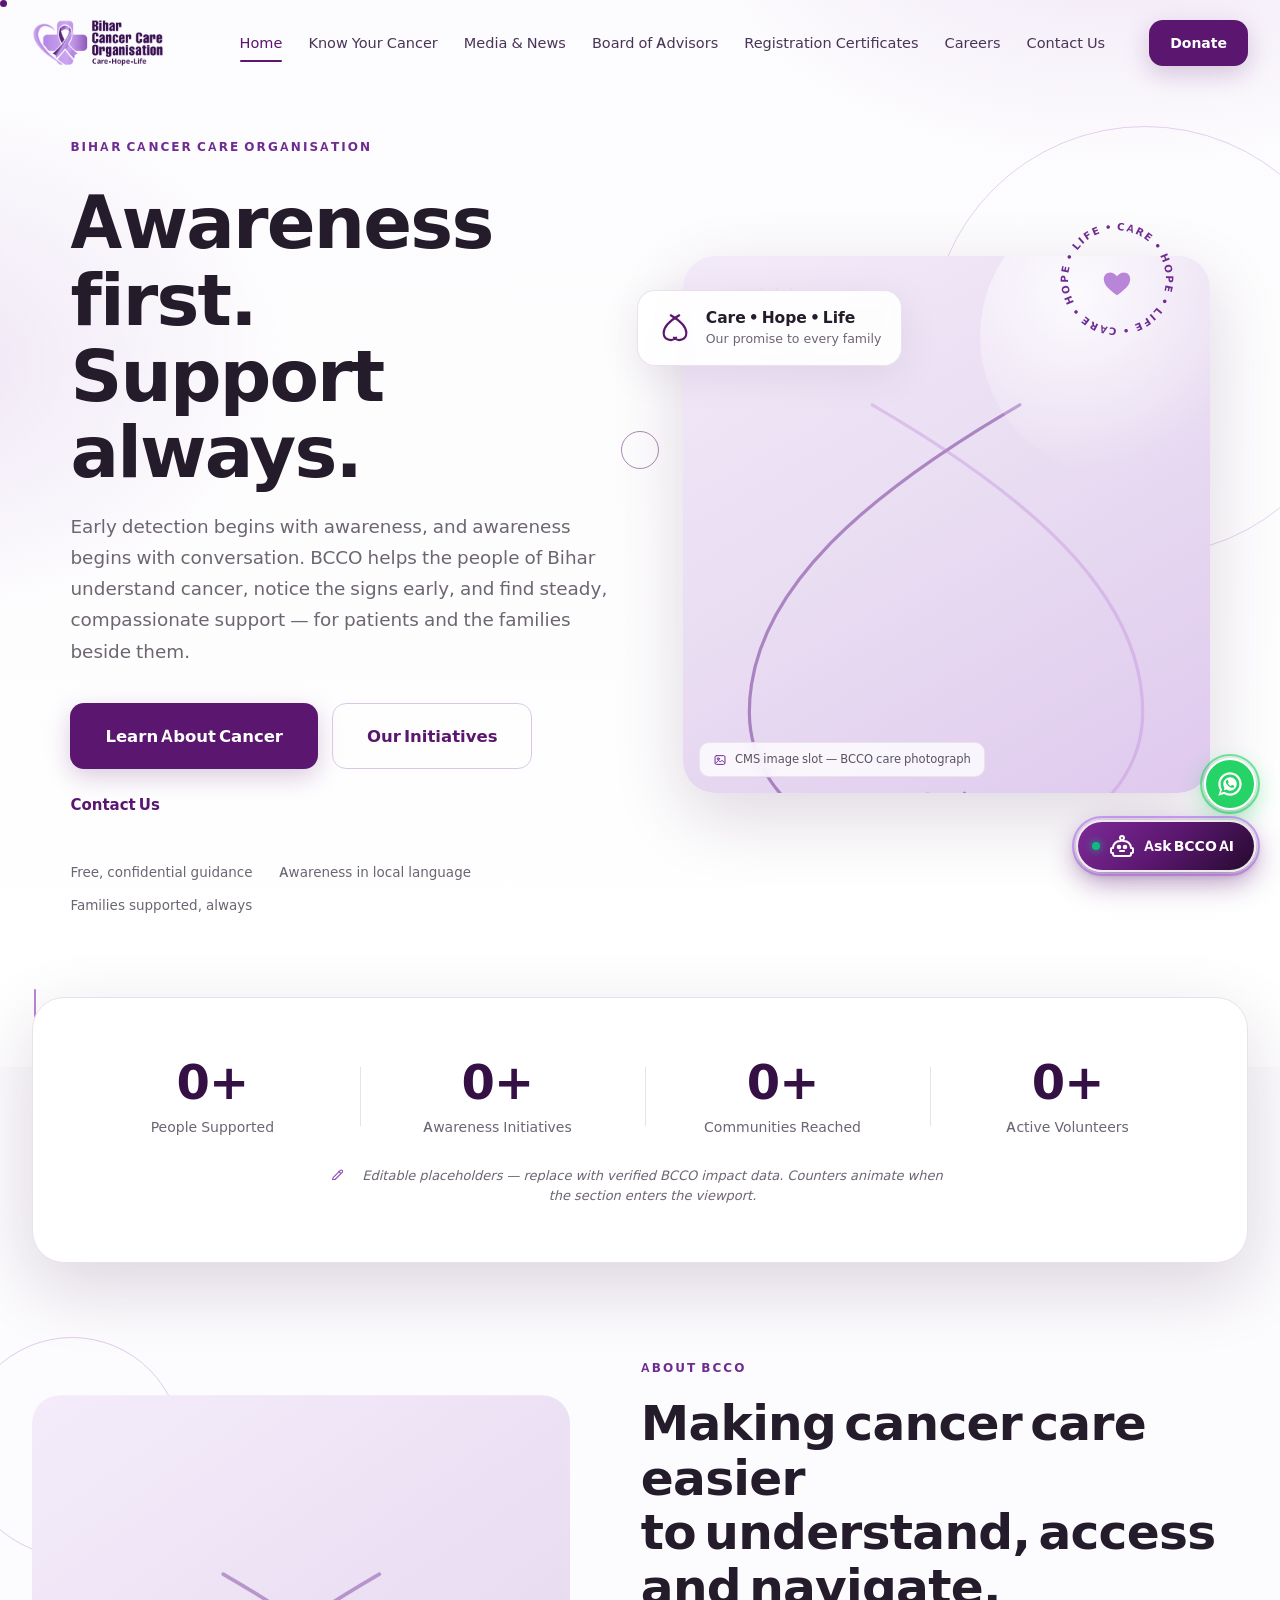
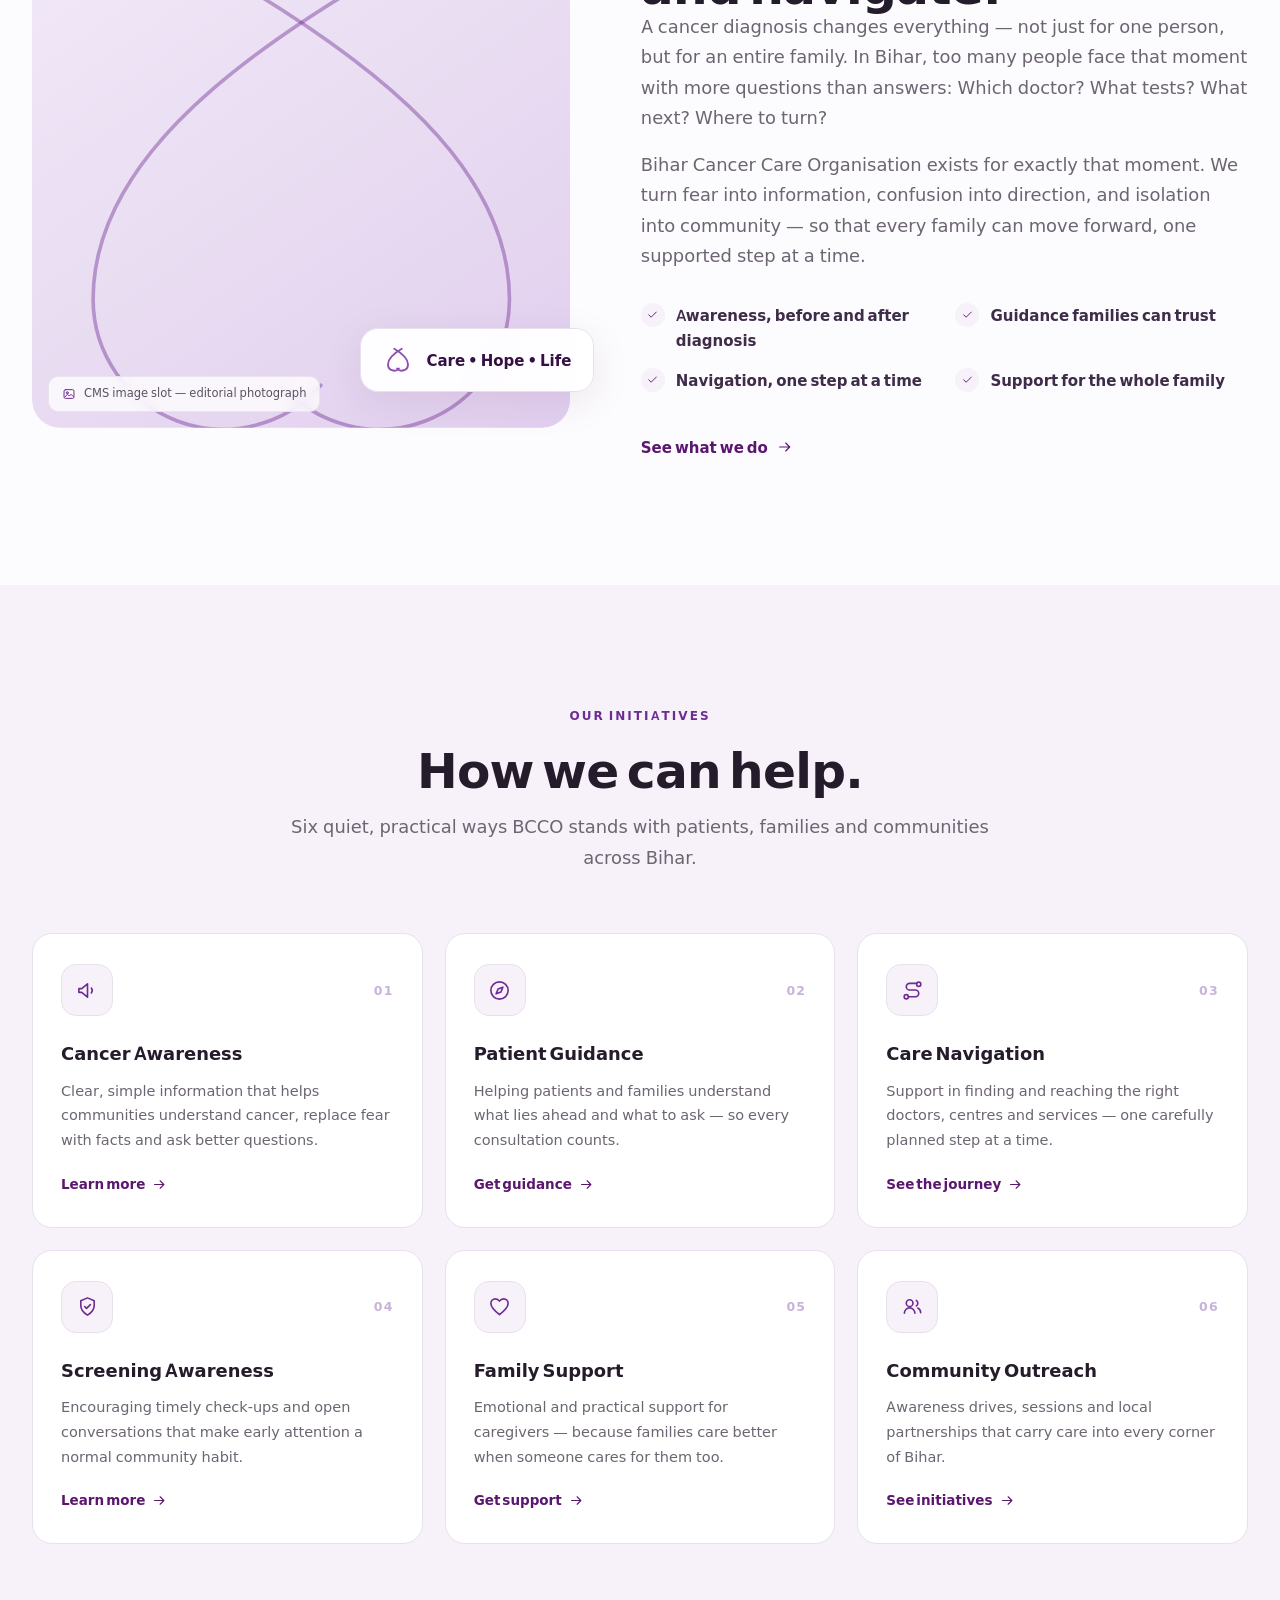
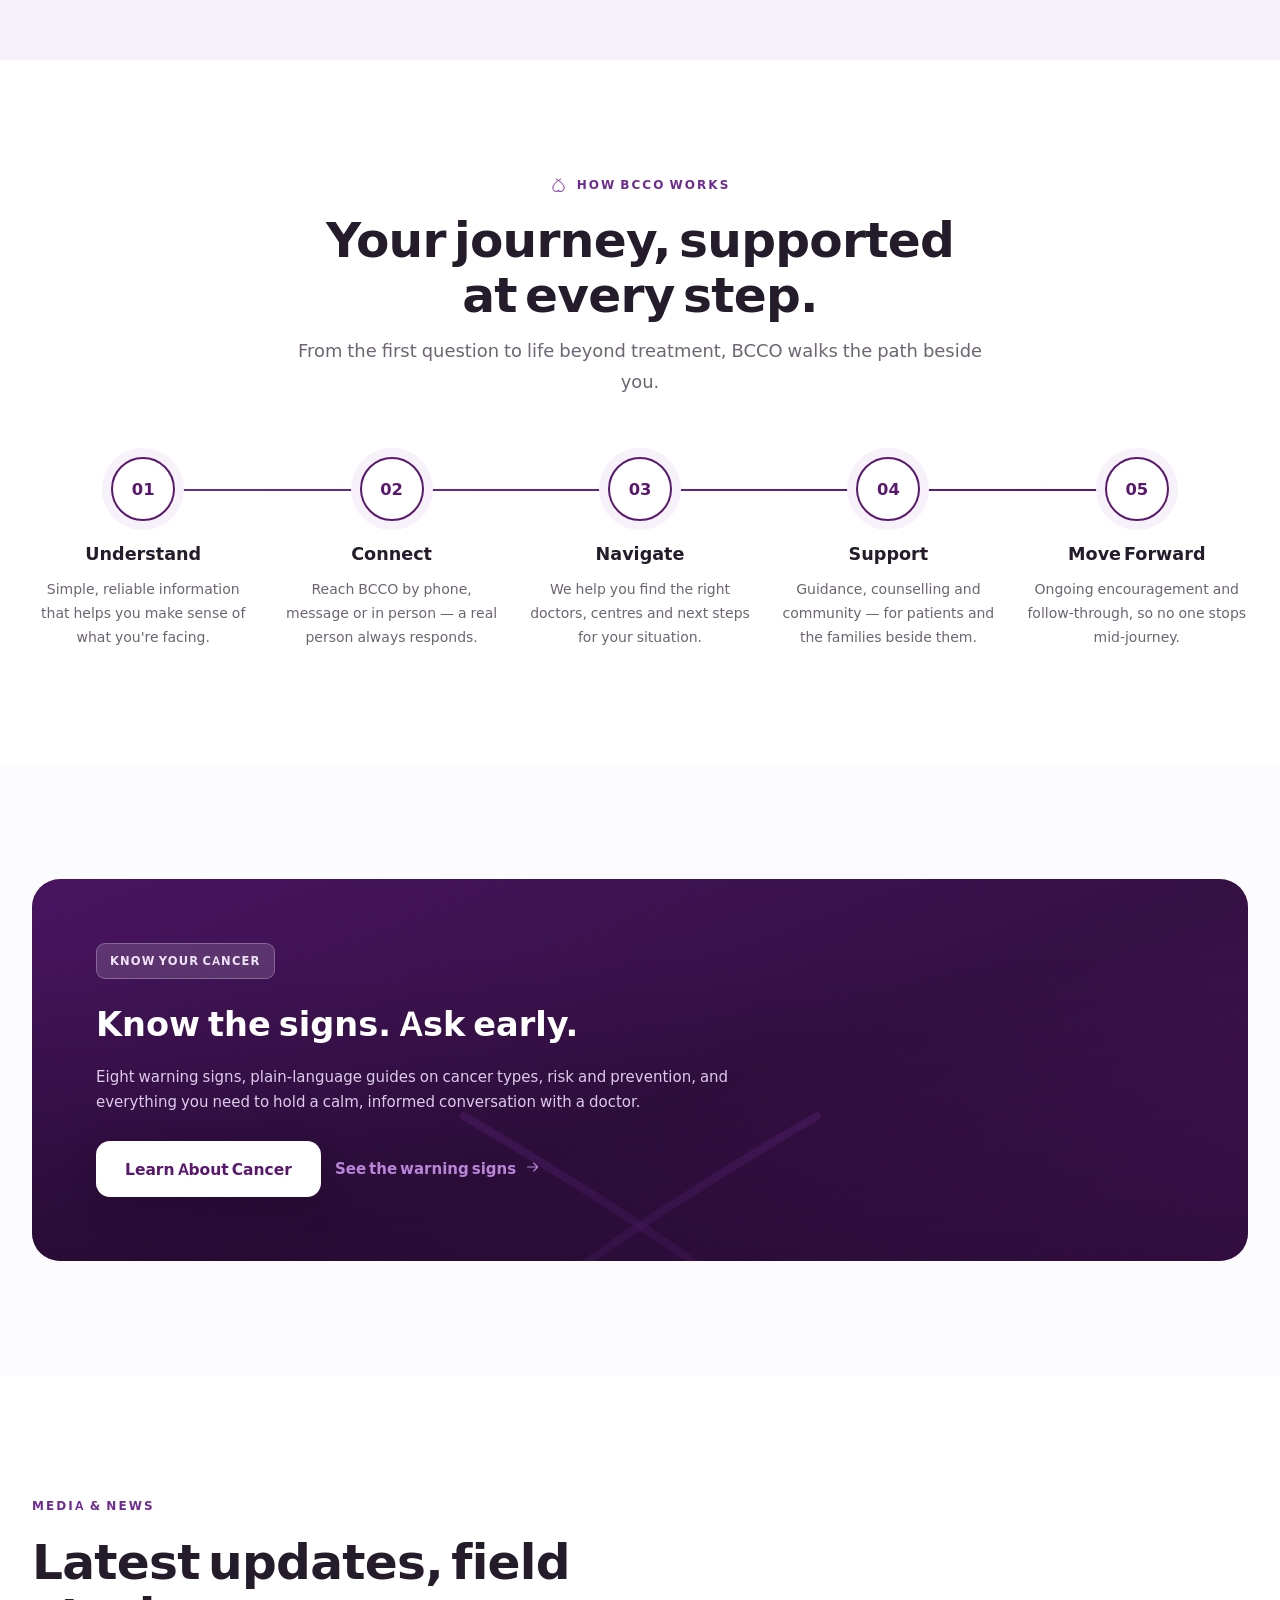
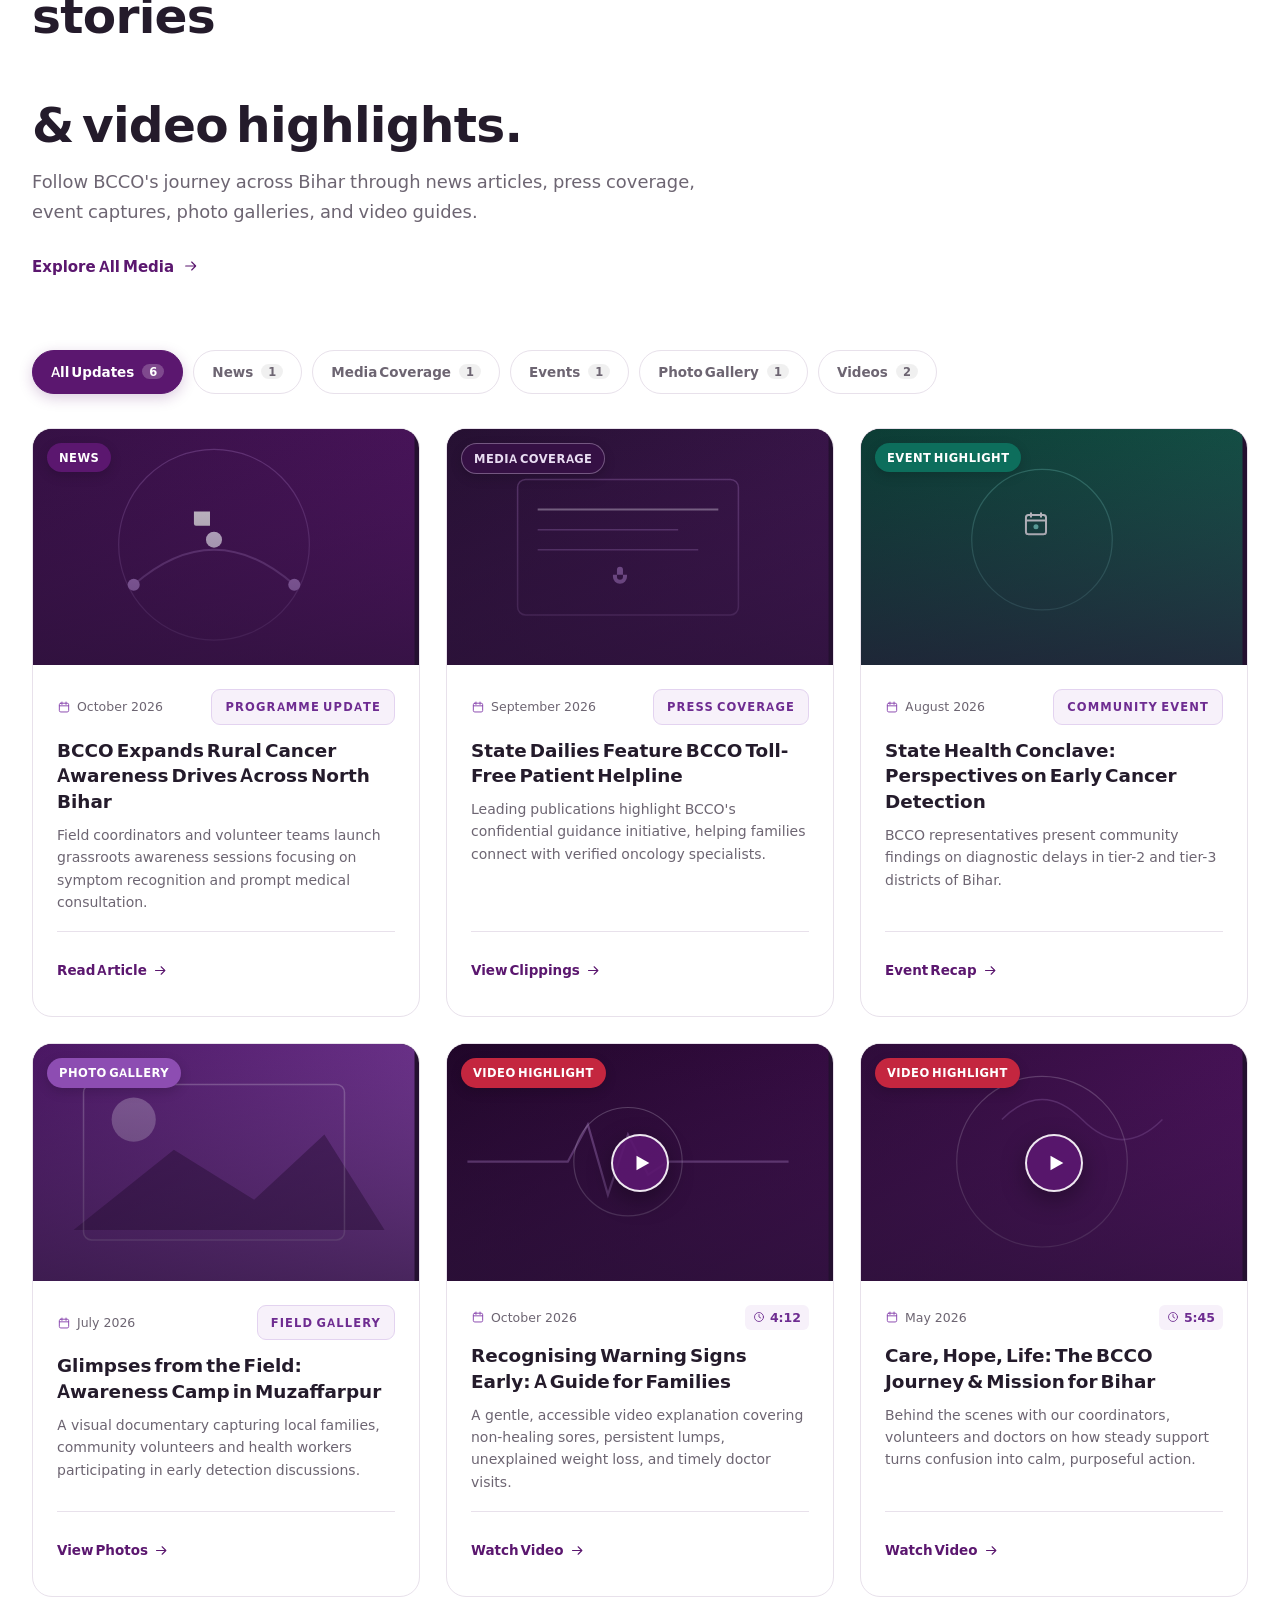
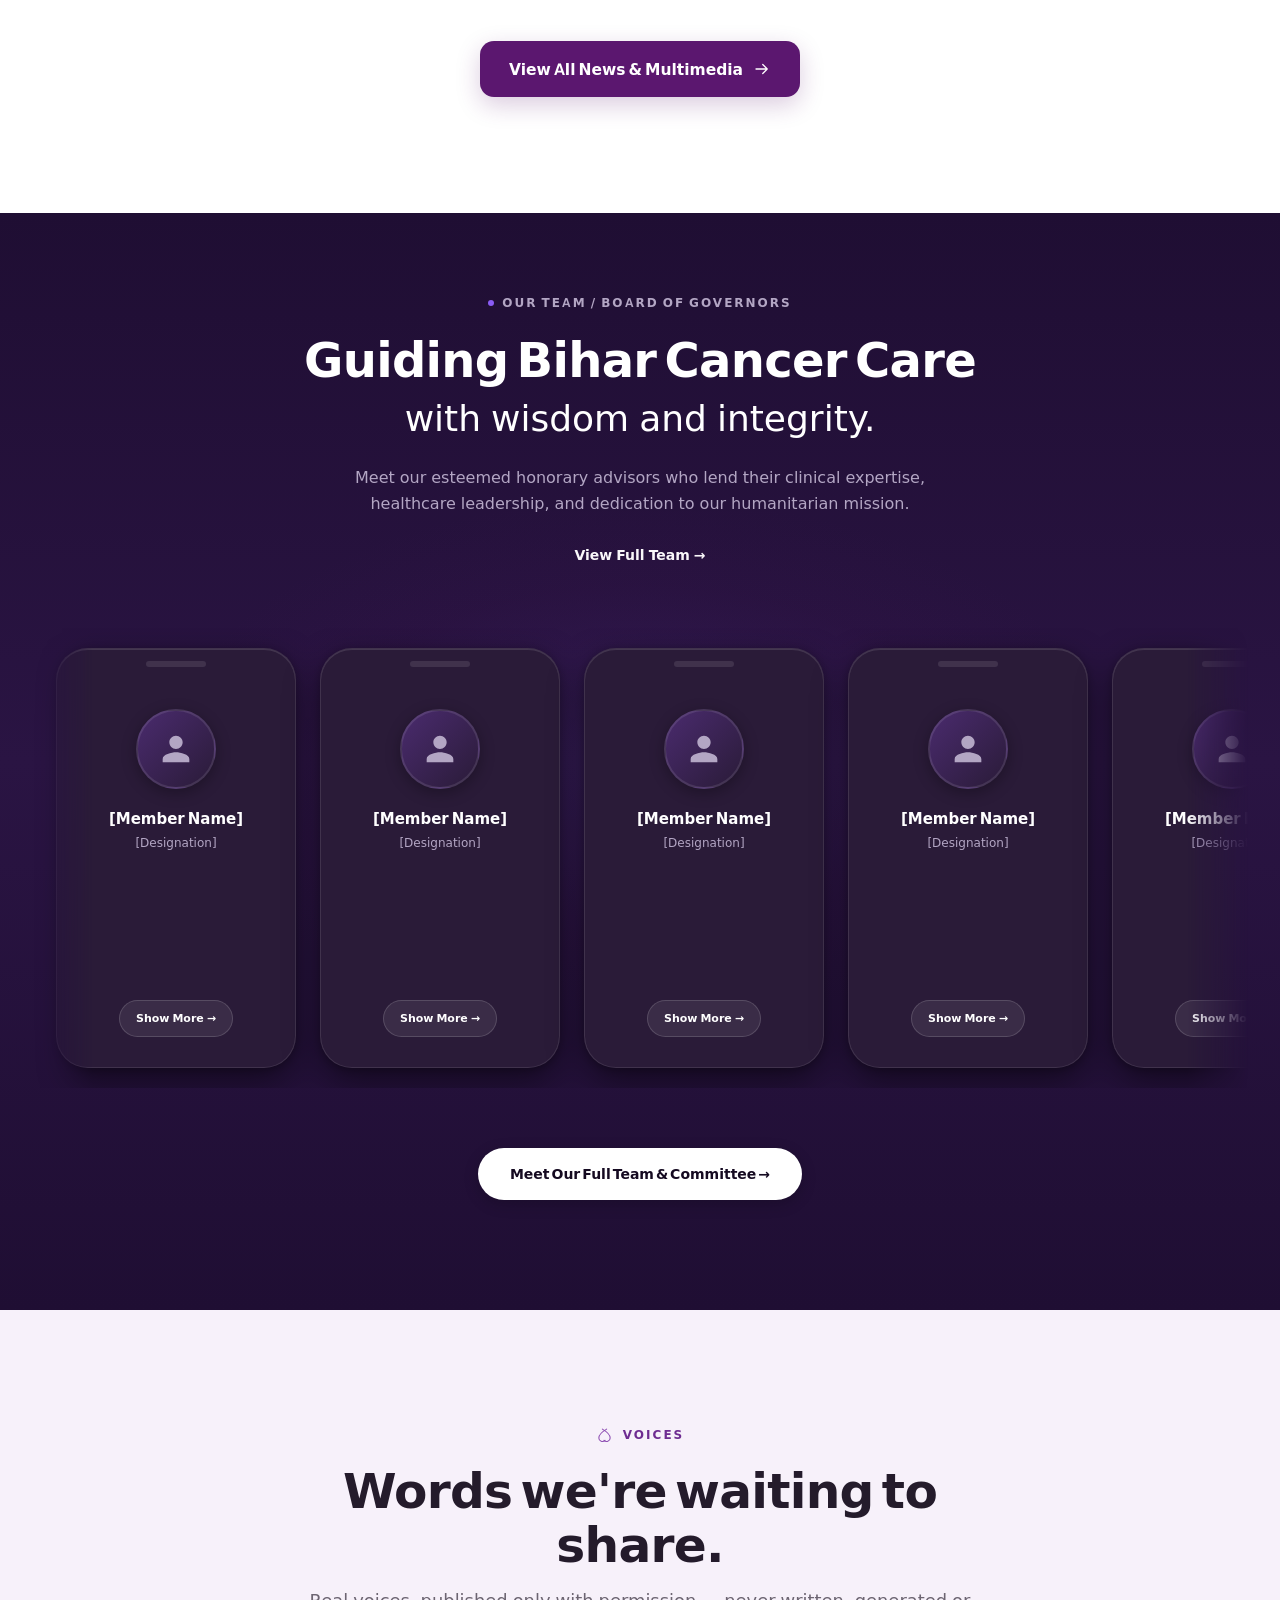
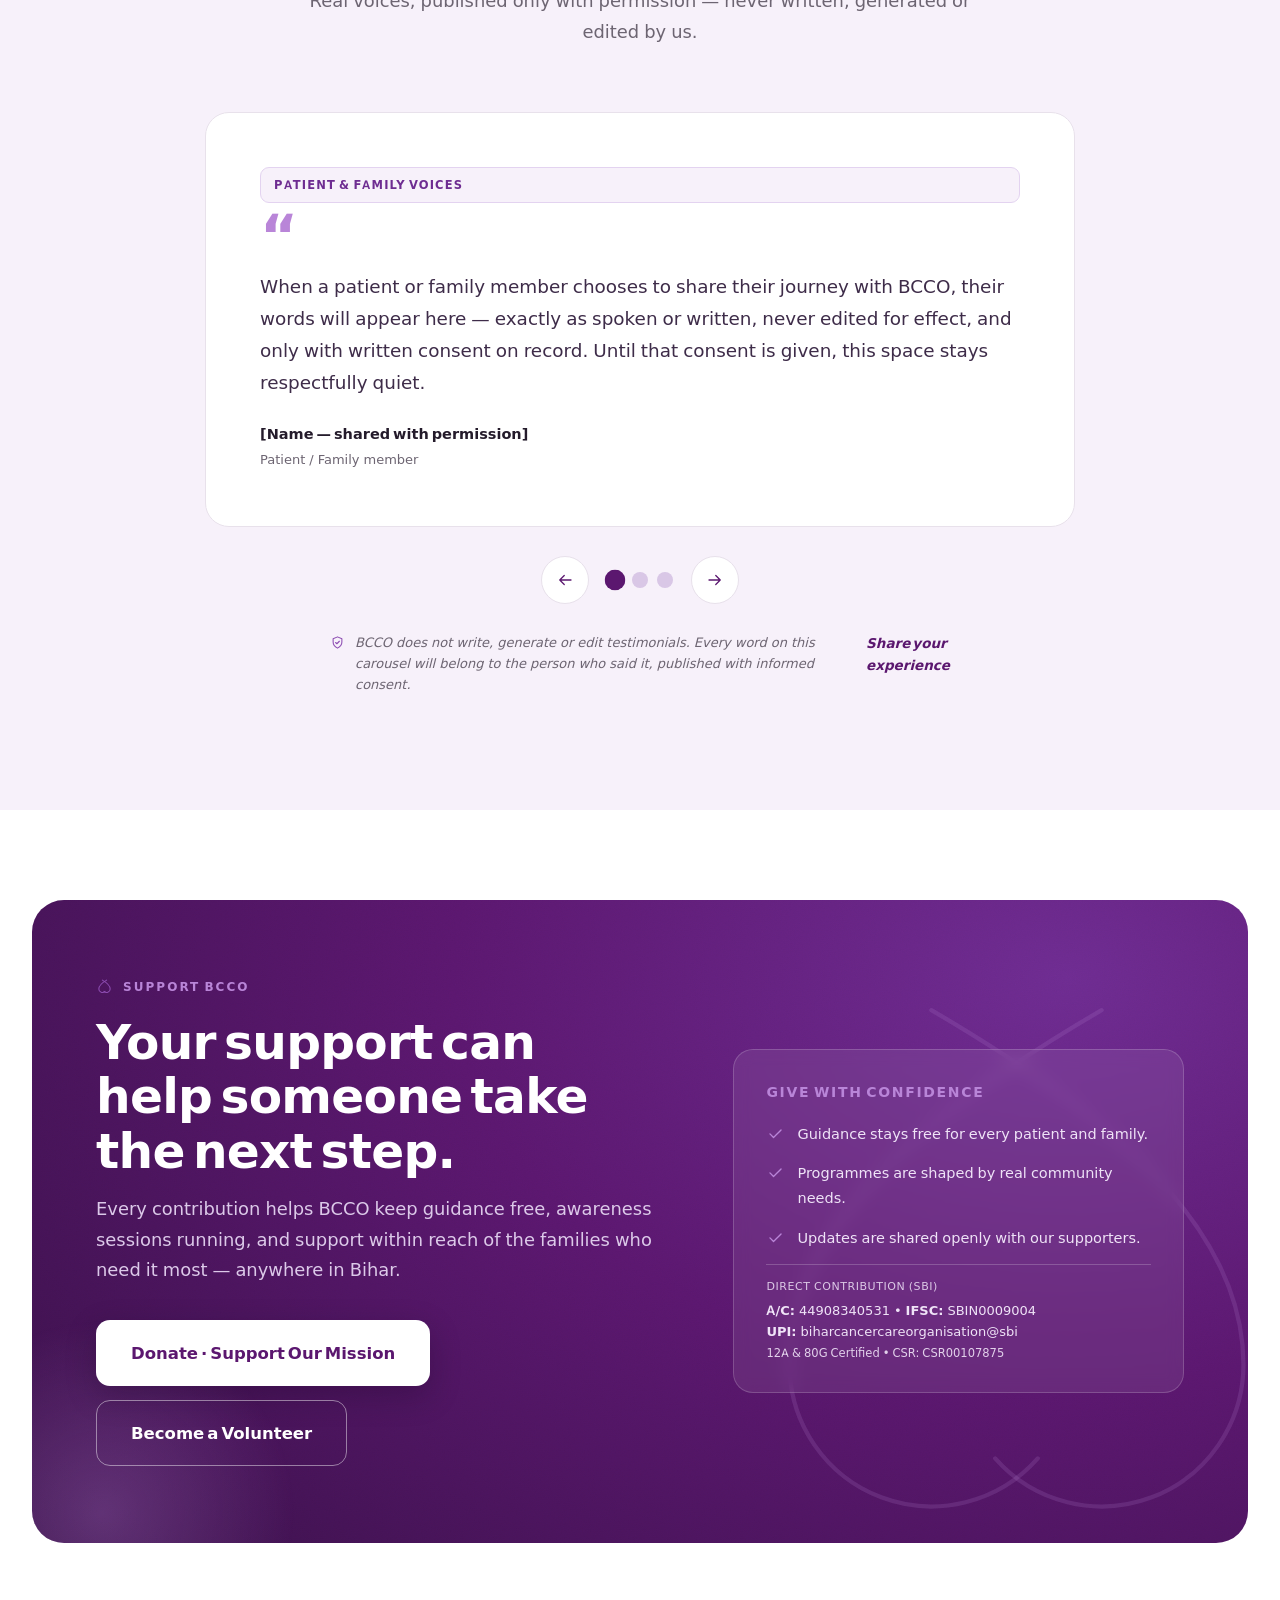
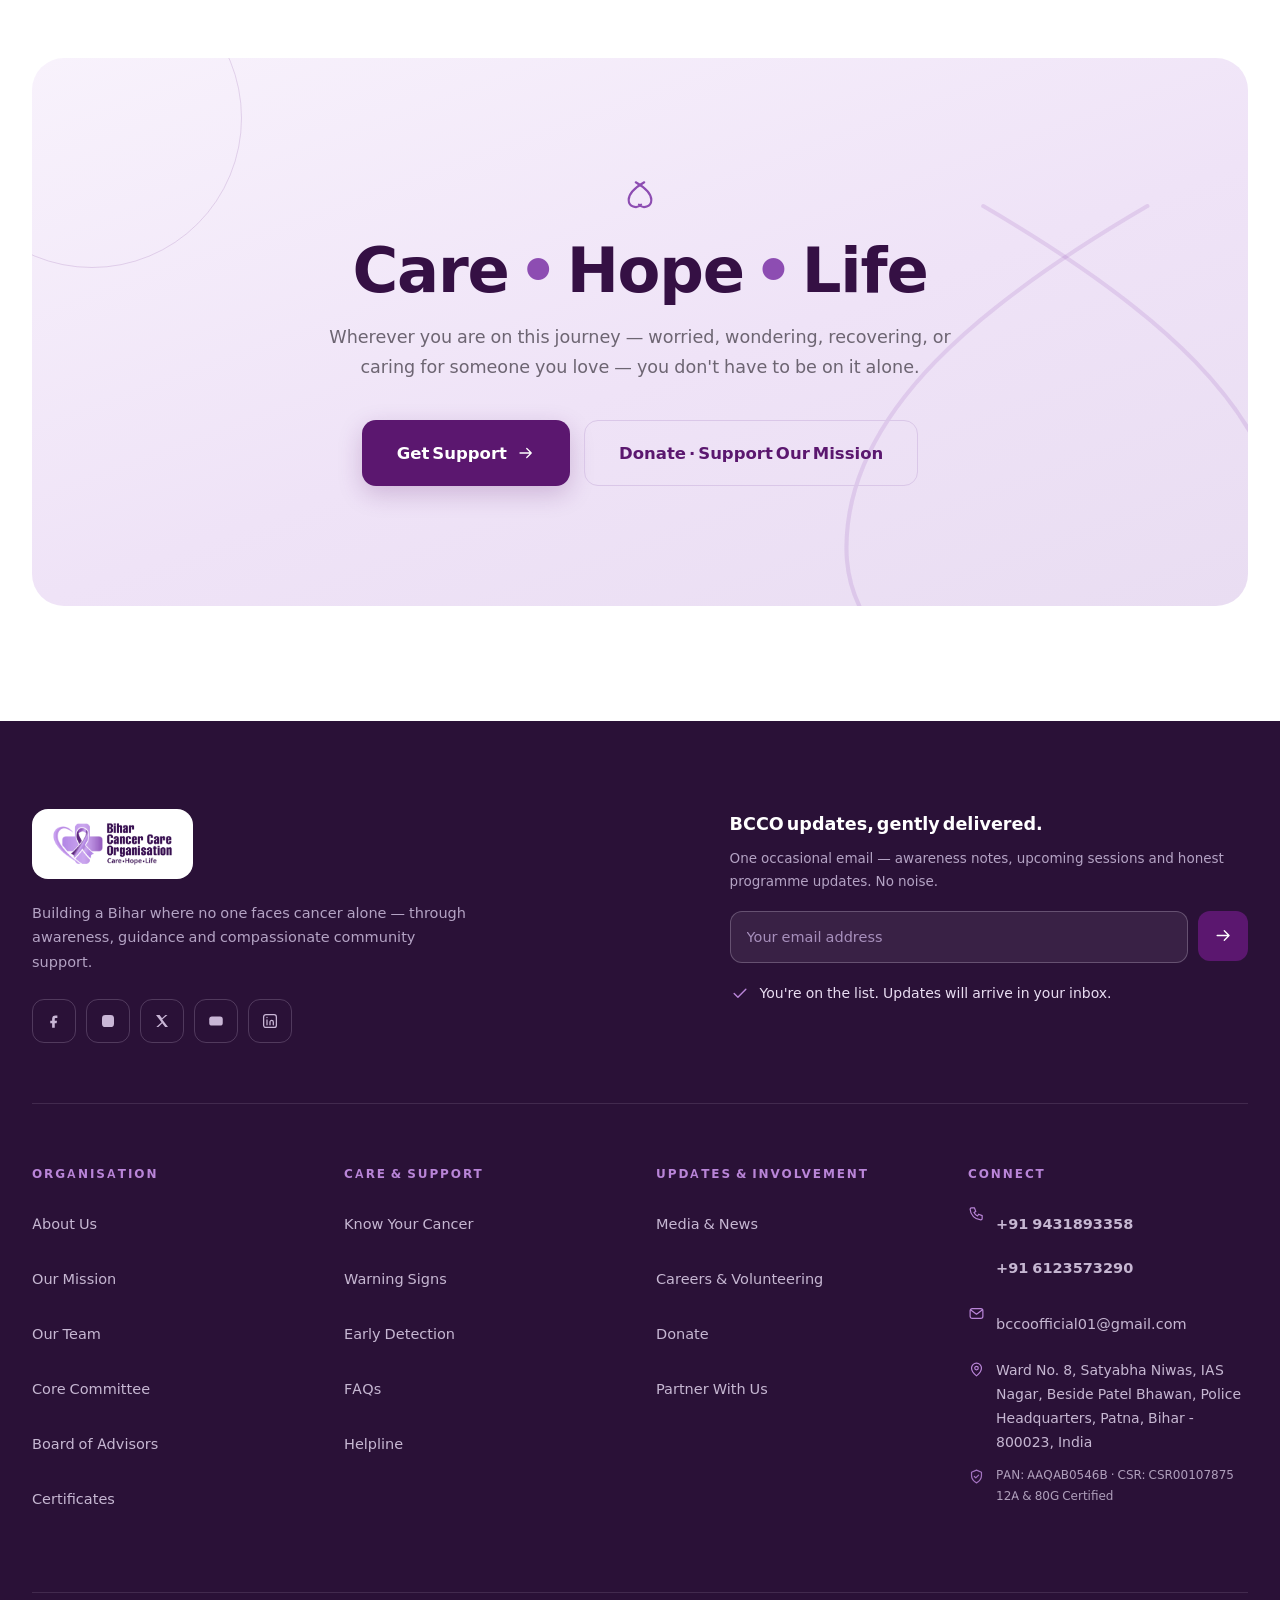
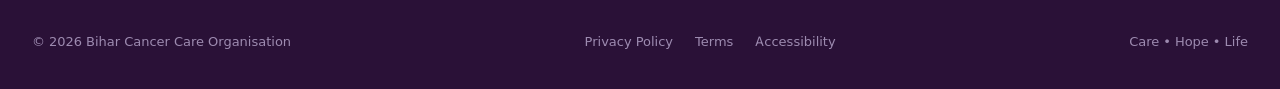
<file: index.html>
<!DOCTYPE html>
<html lang="en">
<head>
<meta charset="UTF-8">
<meta name="viewport" content="width=device-width, initial-scale=1.0">
<title>Bihar Cancer Care Organisation | Care • Hope • Life</title>
<meta name="description" content="Bihar Cancer Care Organisation works to build cancer awareness, support patients and families, and strengthen communities across Bihar with compassion, dignity and hope.">
<meta name="theme-color" content="#5B176F">
<link rel="canonical" href="https://bcco.ngo/">

<!-- Favicons & Manifest -->
<link rel="icon" type="image/x-icon" href="favicon.ico">
<link rel="icon" type="image/png" sizes="32x32" href="assets/images/favicon-32x32.png">
<link rel="icon" type="image/png" sizes="16x16" href="assets/images/favicon-16x16.png">
<link rel="apple-touch-icon" sizes="180x180" href="assets/images/apple-touch-icon.png">
<link rel="manifest" href="site.webmanifest">

<!-- Open Graph / Facebook -->
<meta property="og:title" content="Bihar Cancer Care Organisation | Care • Hope • Life">
<meta property="og:description" content="Cancer awareness, patient support and community care across Bihar.">
<meta property="og:type" content="website">
<meta property="og:url" content="https://bcco.ngo/">
<meta property="og:locale" content="en_IN">
<meta property="og:image" content="https://bcco.ngo/assets/images/logo.png">

<!-- Twitter Card -->
<meta name="twitter:card" content="summary_large_image">
<meta name="twitter:title" content="Bihar Cancer Care Organisation | Care • Hope • Life">
<meta name="twitter:description" content="Cancer awareness, patient support and community care across Bihar.">
<meta name="twitter:image" content="https://bcco.ngo/assets/images/logo.png">

<!-- Preload critical self-hosted fonts -->
<link rel="preload" href="assets/fonts/inter-400.woff2" as="font" type="font/woff2" crossorigin>
<link rel="preload" href="assets/fonts/inter-600.woff2" as="font" type="font/woff2" crossorigin>
<link rel="preload" href="assets/fonts/plus-jakarta-sans-700.woff2" as="font" type="font/woff2" crossorigin>
<link rel="preload" href="assets/fonts/plus-jakarta-sans-800.woff2" as="font" type="font/woff2" crossorigin>

<script>document.documentElement.classList.add('js');</script>

<!-- Stylesheet -->
<link rel="stylesheet" href="css/style.min.css?v=2.2">

<!-- Structured Data (JSON-LD) -->
<script type="application/ld+json">
{
  "@context": "https://schema.org",
  "@type": "NGO",
  "name": "Bihar Cancer Care Organisation",
  "alternateName": "BCCO",
  "slogan": "Care • Hope • Life",
  "url": "https://bcco.ngo/",
  "description": "Bihar Cancer Care Organisation works to build cancer awareness, support patients and families, and strengthen communities across Bihar.",
  "logo": "https://bcco.ngo/assets/images/logo.png",
  "telephone": ["+919431893358", "+916123573290"],
  "email": "bccoofficial01@gmail.com",
  "taxID": "AAQAB0546B",
  "address": {
    "@type": "PostalAddress",
    "streetAddress": "Ward No. 8, Satyabha Niwas, IAS Nagar, Beside Patel Bhawan, Police Headquarters",
    "addressLocality": "Patna",
    "addressRegion": "Bihar",
    "postalCode": "800023",
    "addressCountry": "IN"
  },
  "areaServed": {
    "@type": "State",
    "name": "Bihar, India"
  },
  "knowsAbout": [
    "Cancer Awareness",
    "Patient Support",
    "Early Detection",
    "Community Outreach"
  ]
}
</script>
<script type="application/ld+json">
{
  "@context": "https://schema.org",
  "@type": "FAQPage",
  "mainEntity": [
    {
      "@type": "Question",
      "name": "Is cancer contagious?",
      "acceptedAnswer": {
        "@type": "Answer",
        "text": "No. Cancer cannot pass from one person to another through touch, sharing food, close contact or care. You can support a person with cancer without any risk of catching it."
      }
    },
    {
      "@type": "Question",
      "name": "Does finding a lump mean it is cancer?",
      "acceptedAnswer": {
        "@type": "Answer",
        "text": "No. Most lumps have ordinary causes such as cysts or infections. Only a proper medical examination and tests can tell — which is exactly why any persistent lump should be shown to a doctor rather than worried about silently."
      }
    },
    {
      "@type": "Question",
      "name": "What is the difference between screening and diagnosis?",
      "acceptedAnswer": {
        "@type": "Answer",
        "text": "Screening looks for possible changes before any symptoms appear, in people who feel well. Diagnosis is the process of finding out what is causing a sign or symptom that has already appeared. Both are done by medical professionals."
      }
    },
    {
      "@type": "Question",
      "name": "Is cancer always hereditary?",
      "acceptedAnswer": {
        "@type": "Answer",
        "text": "No. Only a small proportion of cancers run strongly in families. Most occur due to a combination of factors over time. If cancer does appear more than usual in your family, share that history with a doctor so appropriate checks can be planned."
      }
    },
    {
      "@type": "Question",
      "name": "Can healthy habits prevent cancer completely?",
      "acceptedAnswer": {
        "@type": "Answer",
        "text": "No single habit guarantees prevention, but avoiding tobacco and areca nut, limiting alcohol, staying active, eating well and keeping timely check-ups meaningfully reduce the risk of several cancers and improve general health."
      }
    },
    {
      "@type": "Question",
      "name": "Where can I ask a question privately?",
      "acceptedAnswer": {
        "@type": "Answer",
        "text": "Through the BCCO support line or the Contact page. Every conversation is treated confidentially, and guidance is always general — medical decisions belong to you and your qualified doctor."
      }
    }
  ]
}
</script>
</head>
<body>

<a class="skip-link" href="#main">Skip to main content</a>
<div class="scroll-progress" aria-hidden="true"><span id="progressBar"></span></div>

<!-- ============ SVG SPRITE ============ -->
<svg xmlns="http://www.w3.org/2000/svg" style="display:none" aria-hidden="true">
  <symbol id="i-ribbon" viewBox="0 0 48 48"><path d="M30 6C18 13 8 21 8 31a10 10 0 0 0 17.5 6.6"/><path d="M18 6c12 7 22 15 22 25a10 10 0 0 1-17.5 6.6"/></symbol>
  <symbol id="i-arrow-r" viewBox="0 0 24 24"><path d="M4 12h15M13 6l6 6-6 6"/></symbol>
  <symbol id="i-arrow-up" viewBox="0 0 24 24"><path d="M12 19V5M6 11l6-6 6 6"/></symbol>
  <symbol id="i-arrow-up-r" viewBox="0 0 24 24"><path d="M7 17 17 7M9 7h8v8"/></symbol>
  <symbol id="i-phone" viewBox="0 0 24 24"><path d="M5 4h4l2 5-2.5 1.5a11 11 0 0 0 5 5L15 13l5 2v4a2 2 0 0 1-2 2A16 16 0 0 1 3 6a2 2 0 0 1 2-2Z"/></symbol>
  <symbol id="i-mail" viewBox="0 0 24 24"><rect x="3" y="5" width="18" height="14" rx="3"/><path d="m4 7 8 6 8-6"/></symbol>
  <symbol id="i-pin" viewBox="0 0 24 24"><path d="M12 21s-7-5.3-7-11a7 7 0 0 1 14 0c0 5.7-7 11-7 11Z"/><circle cx="12" cy="10" r="2.5"/></symbol>
  <symbol id="i-clock" viewBox="0 0 24 24"><circle cx="12" cy="12" r="9"/><path d="M12 7v5l3.5 2"/></symbol>
  <symbol id="i-calendar" viewBox="0 0 24 24"><rect x="4" y="5.5" width="16" height="15" rx="2.5"/><path d="M4 10h16M8.5 3.5v4M15.5 3.5v4"/></symbol>
  <symbol id="i-megaphone" viewBox="0 0 24 24"><path d="M3 10v4h3l6 5V5l-6 5H3Z"/><path d="M16 9.5a4 4 0 0 1 0 5"/></symbol>
  <symbol id="i-compass" viewBox="0 0 24 24"><circle cx="12" cy="12" r="9"/><path d="m15.5 8.5-2 5-5 2 2-5 5-2Z"/></symbol>
  <symbol id="i-route" viewBox="0 0 24 24"><circle cx="5.5" cy="18.5" r="2.2"/><circle cx="18.5" cy="5.5" r="2.2"/><path d="M7.7 18.5H15a3.5 3.5 0 0 0 0-7H9a3.5 3.5 0 0 1 0-7h7.3"/></symbol>
  <symbol id="i-shield" viewBox="0 0 24 24"><path d="M12 3l7 3v5c0 5-3.5 8-7 10-3.5-2-7-5-7-10V6l7-3Z"/><path d="m9 12 2 2 4-4"/></symbol>
  <symbol id="i-users" viewBox="0 0 24 24"><circle cx="9" cy="8.5" r="3.5"/><path d="M3.5 19a5.5 5.5 0 0 1 11 0"/><path d="M16 5.6a3.5 3.5 0 0 1 0 5.8"/><path d="M17.5 13.6a5.5 5.5 0 0 1 3 4.9"/></symbol>
  <symbol id="i-heart" viewBox="0 0 24 24"><path d="M12 20.5C7 16.5 3 13 3 8.8 3 6 5.2 4 7.7 4c1.7 0 3.3.9 4.3 2.4C13 4.9 14.6 4 16.3 4 18.8 4 21 6 21 8.8c0 4.2-4 7.7-9 11.7Z"/></symbol>
  <symbol id="i-sparkle" viewBox="0 0 24 24"><path d="M12 3l1.9 5.1L19 10l-5.1 1.9L12 17l-1.9-5.1L5 10l5.1-1.9L12 3Z"/><path d="M18.5 15.5l.9 2.1 2.1.9-2.1.9-.9 2.1-2.1-.9.9-2.1-2.1-.9 2.1-.9Z"/></symbol>
  <symbol id="i-link" viewBox="0 0 24 24"><path d="M10 14a4 4 0 0 1 0-5.6l2.4-2.4a4 4 0 0 1 5.6 5.6L16.6 13"/><path d="M14 10a4 4 0 0 1 0 5.6l-2.4 2.4a4 4 0 0 1-5.6-5.6L7.4 11"/></symbol>
  <symbol id="i-check" viewBox="0 0 24 24"><path d="m5 12.5 4.5 4.5L19 7.5"/></symbol>
  <symbol id="i-close" viewBox="0 0 24 24"><path d="M6 6l12 12M18 6 6 18"/></symbol>
  <symbol id="i-plus" viewBox="0 0 24 24"><path d="M12 5v14M5 12h14"/></symbol>
  <symbol id="i-image" viewBox="0 0 24 24"><rect x="3.5" y="4.5" width="17" height="15" rx="2.5"/><circle cx="9" cy="10" r="1.8"/><path d="m5 17 4.5-4.5 3 3 3-3L19 16"/></symbol>
  <symbol id="i-edit" viewBox="0 0 24 24"><path d="M4 20h4L19.5 8.5a2.1 2.1 0 0 0-3-3L5 17l-1 3Z"/><path d="m14 7 3 3"/></symbol>
  <symbol id="i-book" viewBox="0 0 24 24"><path d="M12 6c-2-1.8-4.8-2.4-8-2.4v14.8c3.2 0 6 .6 8 2.4 2-1.8 4.8-2.4 8-2.4V3.6C16.8 3.6 14 4.2 12 6Z"/><path d="M12 6v14.8"/></symbol>
  <symbol id="i-news" viewBox="0 0 24 24"><path d="M4 5h13v14H6a2 2 0 0 1-2-2V5Z"/><path d="M17 8h3v9a2 2 0 0 1-2 2M7.5 9h6M7.5 12.5h6M7.5 16h4"/></symbol>
  <symbol id="i-briefcase" viewBox="0 0 24 24"><rect x="3.5" y="7.5" width="17" height="12" rx="2.5"/><path d="M9 7.5V6a2 2 0 0 1 2-2h2a2 2 0 0 1 2 2v1.5M3.5 12.5h17"/></symbol>
  <symbol id="i-gradcap" viewBox="0 0 24 24"><path d="M3 9l9-4.5L21 9l-9 4.5L3 9Z"/><path d="M7 11v4c0 1.5 2.2 3 5 3s5-1.5 5-3v-4"/></symbol>
  <symbol id="i-chat" viewBox="0 0 24 24"><path d="M4 6a2 2 0 0 1 2-2h12a2 2 0 0 1 2 2v9a2 2 0 0 1-2 2H9l-5 4V6Z"/><path d="M8.5 9.5h7M8.5 13h4.5"/></symbol>
  <symbol id="i-award" viewBox="0 0 24 24"><circle cx="12" cy="9" r="5"/><path d="m8.5 13.5-2 7 5.5-3 5.5 3-2-7"/></symbol>
  <symbol id="i-eye" viewBox="0 0 24 24"><path d="M2.5 12S6 5.5 12 5.5 21.5 12 21.5 12 18 18.5 12 18.5 2.5 12 2.5 12Z"/><circle cx="12" cy="12" r="3"/></symbol>
  <symbol id="i-download" viewBox="0 0 24 24"><path d="M12 4v11M7 11l5 5 5-5M5 20h14"/></symbol>
  <symbol id="i-upload" viewBox="0 0 24 24"><path d="M12 16V5M7.5 9.5 12 5l4.5 4.5M5 19h14"/></symbol>
  <symbol id="i-info" viewBox="0 0 24 24"><circle cx="12" cy="12" r="9"/><path d="M12 11v5M12 8v.1"/></symbol>
  <symbol id="i-fb" viewBox="0 0 24 24"><path d="M14 8h2.5V4.5H14A4.5 4.5 0 0 0 9.5 9v2.5H7V15h2.5v6H13v-6h2.5l.5-3.5H13V9a1 1 0 0 1 1-1Z"/></symbol>
  <symbol id="i-ig" viewBox="0 0 24 24"><rect x="4" y="4" width="16" height="16" rx="4.5"/><circle cx="12" cy="12" r="3.6"/><circle cx="16.8" cy="7.2" r="1.1"/></symbol>
  <symbol id="i-x" viewBox="0 0 24 24"><path d="M4 4l7.4 9.5L4.4 20h2.7l5.3-4.9 3.8 4.9H20l-7.7-9.9L19.3 4h-2.7l-4.6 4.3L8.8 4H4Z"/></symbol>
  <symbol id="i-yt" viewBox="0 0 24 24"><rect x="3" y="6" width="18" height="12" rx="3.5"/><path d="M10.5 9.5v5l4.5-2.5-4.5-2.5Z"/></symbol>
  <symbol id="i-li" viewBox="0 0 24 24"><rect x="3.5" y="3.5" width="17" height="17" rx="3"/><path d="M8 10.5V17M8 7.3v.1M12 17v-3.6a2.2 2.2 0 0 1 4.4 0V17"/></symbol>
  <symbol id="p-hex" viewBox="0 0 24 24"><path d="M12 3l7.5 4.5v9L12 21l-7.5-4.5v-9L12 3Z"/><circle cx="12" cy="12" r="2.4"/></symbol>
  <symbol id="p-bars" viewBox="0 0 24 24"><path d="M5 7h14M5 12h10M5 17h14"/></symbol>
  <symbol id="p-ring" viewBox="0 0 24 24"><circle cx="12" cy="12" r="8.5"/><circle cx="12" cy="12" r="3.5"/></symbol>
  <symbol id="p-diamond" viewBox="0 0 24 24"><path d="M12 3.5 20.5 12 12 20.5 3.5 12 12 3.5Z"/></symbol>
  <symbol id="p-circles" viewBox="0 0 24 24"><circle cx="9" cy="12" r="6"/><circle cx="15" cy="12" r="6"/></symbol>
  <symbol id="p-dots" viewBox="0 0 24 24"><circle cx="8" cy="8" r="2"/><circle cx="16" cy="8" r="2"/><circle cx="8" cy="16" r="2"/><circle cx="16" cy="16" r="2"/></symbol>
  <symbol id="i-copy" viewBox="0 0 24 24"><rect x="9" y="9" width="13" height="13" rx="2"/><path d="M5 15H4a2 2 0 0 1-2-2V4a2 2 0 0 1 2-2h9a2 2 0 0 1 2 2v1"/></symbol>
  <symbol id="i-globe" viewBox="0 0 24 24"><circle cx="12" cy="12" r="10"/><path d="M2 12h20M12 2a15.3 15.3 0 0 1 4 10 15.3 15.3 0 0 1-4 10 15.3 15.3 0 0 1-4-10 15.3 15.3 0 0 1 4-10z"/></symbol>
</svg>

<!-- ============ NAVBAR ============ -->
<header class="nav" id="navbar">
  <div class="nav__inner">
    <a class="brand" href="#/home" aria-label="Bihar Cancer Care Organisation — home">
      <img src="assets/images/logo.png" class="brand-img" alt="Bihar Cancer Care Organisation logo — Care, Hope, Life" width="132" height="48">
      <span class="brand-fb" hidden>
        <svg class="mk" viewBox="0 0 48 48" aria-hidden="true"><use href="#i-ribbon"/></svg>
        <span><b>Bihar Cancer Care</b><small>Organisation</small></span>
      </span>
    </a>
    <nav class="nav__links" aria-label="Primary">
      <a class="nav__link" data-route="home" href="#/home" data-i18n="nav_home">Home</a>
      <a class="nav__link" data-route="cancer" href="#/cancer" data-i18n="nav_cancer">Know Your Cancer</a>
      <a class="nav__link" data-route="news" href="#/news" data-i18n="nav_news">Media &amp; News</a>
      <a class="nav__link" data-route="home-advisory" href="#/home/home-advisory" data-i18n="nav_advisory">Board of Advisors</a>
      <a class="nav__link" data-route="certificates" href="#/certificates" data-i18n="nav_certificates">Registration Certificates</a>
      <a class="nav__link" data-route="careers" href="#/careers" data-i18n="nav_careers">Careers</a>
      <a class="nav__link" data-route="contact" href="#/contact" data-i18n="nav_contact">Contact Us</a>
    </nav>
    <div class="nav__actions">
      <button class="btn btn--primary btn--sm magnetic" data-open-donate><span data-i18n="nav_donate">Donate</span> <svg class="icon" aria-hidden="true"><use href="#i-heart"/></svg></button>
      <button class="hamburger" id="menuBtn" aria-expanded="false" aria-controls="mobileMenu" aria-label="Open menu"><span></span><span></span></button>
    </div>
  </div>
</header>

<!-- Mobile Navigation Menu -->
<div class="mmenu" id="mobileMenu" aria-label="Mobile navigation">
  <nav aria-label="Mobile primary">
    <a class="mmenu__link" style="--i:0" href="#/home"><span data-i18n="nav_home">Home</span> <svg class="icon" aria-hidden="true"><use href="#i-arrow-up-r"/></svg></a>
    <a class="mmenu__link" style="--i:1" href="#/cancer"><span data-i18n="nav_cancer">Know Your Cancer</span> <svg class="icon" aria-hidden="true"><use href="#i-arrow-up-r"/></svg></a>
    <a class="mmenu__link" style="--i:2" href="#/news"><span data-i18n="nav_news">Media &amp; News</span> <svg class="icon" aria-hidden="true"><use href="#i-arrow-up-r"/></svg></a>
    <a class="mmenu__link" style="--i:3" href="#/home/home-advisory"><span data-i18n="nav_advisory">Board of Advisors</span> <svg class="icon" aria-hidden="true"><use href="#i-arrow-up-r"/></svg></a>
    <a class="mmenu__link" style="--i:4" href="#/certificates"><span data-i18n="nav_certificates">Registration Certificates</span> <svg class="icon" aria-hidden="true"><use href="#i-arrow-up-r"/></svg></a>
    <a class="mmenu__link" style="--i:5" href="#/careers"><span data-i18n="nav_careers">Careers</span> <svg class="icon" aria-hidden="true"><use href="#i-arrow-up-r"/></svg></a>
    <a class="mmenu__link" style="--i:6" href="#/contact"><span data-i18n="nav_contact">Contact Us</span> <svg class="icon" aria-hidden="true"><use href="#i-arrow-up-r"/></svg></a>
  </nav>
  <div class="mmenu__foot">
    <button class="btn btn--primary btn--lg" data-open-donate><span data-i18n="nav_donate_support">Donate · Support Our Mission</span> <svg class="icon" aria-hidden="true"><use href="#i-heart"/></svg></button>
    <p class="mmenu__meta">BCCO Support Line · <a href="tel:+919431893358" style="color:inherit;font-weight:700;">+91 9431893358</a> · <a href="tel:+916123573290" style="color:inherit;font-weight:700;">+91 6123573290</a></p>
  </div>
</div>

<main id="main">

<!-- ================================================== -->
<!-- PAGE: HOME -->
<!-- ================================================== -->
<section class="page is-active" id="page-home" data-page="home">

  <!-- HERO -->
  <section class="hero" id="top" aria-labelledby="heroTitle">
    <div class="container container--wide hero__inner">
      <div class="hero__copy">
        <p class="eyebrow" data-load style="--ld:.15s"><svg class="eb__mark mk" viewBox="0 0 48 48" aria-hidden="true"><use href="#i-ribbon"/></svg>Bihar Cancer Care Organisation</p>
        <h1 class="hero__title" id="heroTitle">
          <span class="hl"><span class="hl__i" style="--ld:.3s">Awareness first.</span></span>
          <span class="hl"><span class="hl__i" style="--ld:.45s">Support <em>always</em>.</span></span>
        </h1>
        <p class="hero__sub" data-load style="--ld:.7s">Early detection begins with awareness, and awareness begins with conversation. BCCO helps the people of Bihar understand cancer, notice the signs early, and find steady, compassionate support — for patients and the families beside them.</p>
        <div class="hero__ctas" data-load style="--ld:.9s">
          <a class="btn btn--primary btn--lg magnetic" href="#/cancer">Learn About Cancer <svg class="icon" aria-hidden="true"><use href="#i-arrow-r"/></svg></a>
          <a class="btn btn--ghost btn--lg magnetic" href="#/home/initiatives">Our Initiatives</a>
          <a class="link-arrow" href="#/contact">Contact Us <svg class="icon" aria-hidden="true"><use href="#i-arrow-r"/></svg></a>
        </div>
        <ul class="hero__trust" data-load style="--ld:1.1s">
          <li><span class="t-ic"><svg class="icon" aria-hidden="true"><use href="#i-check"/></svg></span>Free, confidential guidance</li>
          <li><span class="t-ic"><svg class="icon" aria-hidden="true"><use href="#i-check"/></svg></span>Awareness in local language</li>
          <li><span class="t-ic"><svg class="icon" aria-hidden="true"><use href="#i-check"/></svg></span>Families supported, always</li>
        </ul>
      </div>
      <div class="hero__visual">
        <div class="hero__ring" aria-hidden="true"></div>
        <div class="hero__panel">
          <svg class="hero__ribbon" viewBox="0 0 48 48" aria-hidden="true">
            <path d="M30 6C18 13 8 21 8 31a10 10 0 0 0 17.5 6.6"/>
            <path d="M18 6c12 7 22 15 22 25a10 10 0 0 1-17.5 6.6"/>
          </svg>
          <div class="hero__blob" aria-hidden="true"></div>
          <div class="hero__dots" aria-hidden="true"></div>
          <p class="ph__tag"><svg class="icon" aria-hidden="true"><use href="#i-image"/></svg>CMS image slot — BCCO care photograph</p>
        </div>
        <div class="hero__card hero__card--tl float-slow" data-load style="--ld:1.2s">
          <svg class="mk" viewBox="0 0 48 48" aria-hidden="true"><use href="#i-ribbon"/></svg>
          <div><b>Care • Hope • Life</b><small>Our promise to every family</small></div>
        </div>
        <div class="hero__orbit" data-load style="--ld:1.5s" aria-hidden="true">
          <svg viewBox="0 0 120 120">
            <defs><path id="orbitPath" d="M60 12a48 48 0 1 1-.01 0"/></defs>
            <text><textPath href="#orbitPath" textLength="298" lengthAdjust="spacing">CARE • HOPE • LIFE • CARE • HOPE • LIFE •</textPath></text>
            <path d="M60 76c-8-5.6-13-10.4-13-16 0-3.8 2.9-6.5 6.3-6.5 2.5 0 4.8 1.3 6.7 3.7 1.9-2.4 4.2-3.7 6.7-3.7 3.4 0 6.3 2.7 6.3 6.5 0 5.6-5 10.4-13 16Z" style="fill:var(--lavender)"/>
          </svg>
        </div>
      </div>
    </div>
    <div class="scroll-hint" aria-hidden="true" data-load style="--ld:1.6s"><i></i>Scroll</div>
  </section>

  <!-- IMPACT NUMBERS -->
  <section class="stats section--off" style="padding-top:0;padding-bottom:clamp(56px,7vw,96px)" aria-label="BCCO impact overview">
    <div class="container">
      <div class="stats__card reveal">
        <!-- CMS: set each data-count to a verified BCCO statistic -->
        <div class="stats__grid" data-stagger="90">
          <div class="stat reveal"><span class="stat__num" data-count="0" data-suffix="+">0+</span><span class="stat__label">People Supported</span></div>
          <div class="stat reveal"><span class="stat__num" data-count="0" data-suffix="+">0+</span><span class="stat__label">Awareness Initiatives</span></div>
          <div class="stat reveal"><span class="stat__num" data-count="0" data-suffix="+">0+</span><span class="stat__label">Communities Reached</span></div>
          <div class="stat reveal"><span class="stat__num" data-count="0" data-suffix="+">0+</span><span class="stat__label">Active Volunteers</span></div>
        </div>
        <p class="cms-note cms-note--center"><svg class="icon" aria-hidden="true"><use href="#i-edit"/></svg>Editable placeholders — replace with verified BCCO impact data. Counters animate when the section enters the viewport.</p>
      </div>
    </div>
  </section>

  <!-- ABOUT -->
  <section class="section section--off" id="about" style="padding-top:0" aria-labelledby="aboutTitle">
    <div class="container">
      <div class="about__grid">
        <div class="about__media reveal">
          <div class="ph ph--a reveal-img">
            <svg class="ph__ribbon" viewBox="0 0 48 48" aria-hidden="true"><path d="M30 6C18 13 8 21 8 31a10 10 0 0 0 17.5 6.6"/><path d="M18 6c12 7 22 15 22 25a10 10 0 0 1-17.5 6.6"/></svg>
            <div class="ph__dots" aria-hidden="true"></div>
            <p class="ph__tag"><svg class="icon" aria-hidden="true"><use href="#i-image"/></svg>CMS image slot — editorial photograph</p>
          </div>
          <div class="about__badge float-slow">
            <svg class="mk" viewBox="0 0 48 48" aria-hidden="true"><use href="#i-ribbon"/></svg>
            <b>Care • Hope • Life</b>
          </div>
        </div>
        <div class="about__copy">
          <p class="eyebrow reveal"><svg class="eb__mark mk" viewBox="0 0 48 48" aria-hidden="true"><use href="#i-ribbon"/></svg>About BCCO</p>
          <h2 class="h2 rl-parent" id="aboutTitle">
            <span class="rl"><span style="--i:0">Making cancer care easier</span></span>
            <span class="rl"><span style="--i:1">to understand, access and navigate.</span></span>
          </h2>
          <p class="lead reveal">A cancer diagnosis changes everything — not just for one person, but for an entire family. In Bihar, too many people face that moment with more questions than answers: Which doctor? What tests? What next? Where to turn?</p>
          <p class="lead reveal">Bihar Cancer Care Organisation exists for exactly that moment. We turn fear into information, confusion into direction, and isolation into community — so that every family can move forward, one supported step at a time.</p>
          <ul class="pillars reveal">
            <li><span class="t-ic"><svg class="icon" aria-hidden="true"><use href="#i-check"/></svg></span>Awareness, before and after diagnosis</li>
            <li><span class="t-ic"><svg class="icon" aria-hidden="true"><use href="#i-check"/></svg></span>Guidance families can trust</li>
            <li><span class="t-ic"><svg class="icon" aria-hidden="true"><use href="#i-check"/></svg></span>Navigation, one step at a time</li>
            <li><span class="t-ic"><svg class="icon" aria-hidden="true"><use href="#i-check"/></svg></span>Support for the whole family</li>
          </ul>
          <a class="link-arrow reveal" href="#/home/initiatives">See what we do <svg class="icon" aria-hidden="true"><use href="#i-arrow-r"/></svg></a>
        </div>
      </div>
    </div>
  </section>



  <!-- OUR INITIATIVES -->
  <section class="section section--tint" id="initiatives" aria-labelledby="svcTitle">
    <div class="container">
      <div class="sec-head sec-head--center">
        <p class="eyebrow reveal"><svg class="eb__mark mk" viewBox="0 0 48 48" aria-hidden="true"><use href="#i-ribbon"/></svg>Our Initiatives</p>
        <h2 class="h2 rl-parent" id="svcTitle"><span class="rl"><span style="--i:0">How we can help.</span></span></h2>
        <p class="lead reveal">Six quiet, practical ways BCCO stands with patients, families and communities across Bihar.</p>
      </div>
      <div class="svc-grid" data-stagger="100">
        <div class="reveal"><article class="svc">
          <div class="svc__top"><span class="svc__icon"><svg class="icon" aria-hidden="true"><use href="#i-megaphone"/></svg></span><span class="svc__num">01</span></div>
          <h3>Cancer Awareness</h3>
          <p>Clear, simple information that helps communities understand cancer, replace fear with facts and ask better questions.</p>
          <a class="svc__link" href="#/cancer" aria-label="Cancer awareness — learn more"></a>
          <span class="svc__arrow">Learn more <svg class="icon" aria-hidden="true"><use href="#i-arrow-r"/></svg></span>
        </article></div>
        <div class="reveal"><article class="svc">
          <div class="svc__top"><span class="svc__icon"><svg class="icon" aria-hidden="true"><use href="#i-compass"/></svg></span><span class="svc__num">02</span></div>
          <h3>Patient Guidance</h3>
          <p>Helping patients and families understand what lies ahead and what to ask — so every consultation counts.</p>
          <a class="svc__link" href="#/contact" aria-label="Patient guidance — contact us"></a>
          <span class="svc__arrow">Get guidance <svg class="icon" aria-hidden="true"><use href="#i-arrow-r"/></svg></span>
        </article></div>
        <div class="reveal"><article class="svc">
          <div class="svc__top"><span class="svc__icon"><svg class="icon" aria-hidden="true"><use href="#i-route"/></svg></span><span class="svc__num">03</span></div>
          <h3>Care Navigation</h3>
          <p>Support in finding and reaching the right doctors, centres and services — one carefully planned step at a time.</p>
          <a class="svc__link" href="#/cancer/consult" aria-label="Care navigation — when to consult"></a>
          <span class="svc__arrow">See the journey <svg class="icon" aria-hidden="true"><use href="#i-arrow-r"/></svg></span>
        </article></div>
        <div class="reveal"><article class="svc">
          <div class="svc__top"><span class="svc__icon"><svg class="icon" aria-hidden="true"><use href="#i-shield"/></svg></span><span class="svc__num">04</span></div>
          <h3>Screening Awareness</h3>
          <p>Encouraging timely check-ups and open conversations that make early attention a normal community habit.</p>
          <a class="svc__link" href="#/cancer/early" aria-label="Screening awareness — early detection"></a>
          <span class="svc__arrow">Learn more <svg class="icon" aria-hidden="true"><use href="#i-arrow-r"/></svg></span>
        </article></div>
        <div class="reveal"><article class="svc">
          <div class="svc__top"><span class="svc__icon"><svg class="icon" aria-hidden="true"><use href="#i-heart"/></svg></span><span class="svc__num">05</span></div>
          <h3>Family Support</h3>
          <p>Emotional and practical support for caregivers — because families care better when someone cares for them too.</p>
          <a class="svc__link" href="#/contact" aria-label="Family support — contact us"></a>
          <span class="svc__arrow">Get support <svg class="icon" aria-hidden="true"><use href="#i-arrow-r"/></svg></span>
        </article></div>
        <div class="reveal"><article class="svc">
          <div class="svc__top"><span class="svc__icon"><svg class="icon" aria-hidden="true"><use href="#i-users"/></svg></span><span class="svc__num">06</span></div>
          <h3>Community Outreach</h3>
          <p>Awareness drives, sessions and local partnerships that carry care into every corner of Bihar.</p>
          <a class="svc__link" href="#/news" aria-label="Community outreach — news and events"></a>
          <span class="svc__arrow">See initiatives <svg class="icon" aria-hidden="true"><use href="#i-arrow-r"/></svg></span>
        </article></div>
      </div>
    </div>
  </section>

  <!-- PATIENT JOURNEY -->
  <section class="section section--white" id="journey" aria-labelledby="jrnTitle">
    <div class="container">
      <div class="sec-head sec-head--center">
        <p class="eyebrow reveal"><svg class="eb__mark mk" viewBox="0 0 48 48" aria-hidden="true"><use href="#i-ribbon"/></svg>How BCCO Works</p>
        <h2 class="h2 rl-parent" id="jrnTitle">
          <span class="rl"><span style="--i:0">Your journey, supported</span></span>
          <span class="rl"><span style="--i:1">at every step.</span></span>
        </h2>
        <p class="lead reveal">From the first question to life beyond treatment, BCCO walks the path beside you.</p>
      </div>
      <div class="journey">
        <div class="j-track">
          <div class="j-line" aria-hidden="true"><i></i></div>
          <div class="j-step" style="--i:0"><span class="j-step__dot">01</span><div><h3>Understand</h3><p>Simple, reliable information that helps you make sense of what you're facing.</p></div></div>
          <div class="j-step" style="--i:1"><span class="j-step__dot">02</span><div><h3>Connect</h3><p>Reach BCCO by phone, message or in person — a real person always responds.</p></div></div>
          <div class="j-step" style="--i:2"><span class="j-step__dot">03</span><div><h3>Navigate</h3><p>We help you find the right doctors, centres and next steps for your situation.</p></div></div>
          <div class="j-step" style="--i:3"><span class="j-step__dot">04</span><div><h3>Support</h3><p>Guidance, counselling and community — for patients and the families beside them.</p></div></div>
          <div class="j-step" style="--i:4"><span class="j-step__dot">05</span><div><h3>Move Forward</h3><p>Ongoing encouragement and follow-through, so no one stops mid-journey.</p></div></div>
        </div>
      </div>
    </div>
  </section>

  <!-- KNOW YOUR CANCER TEASER -->
  <section class="section section--off" id="kyc" aria-labelledby="kycTitle">
    <div class="container">
      <div class="reveal">
        <div class="aware-feat aware-feat--band">
          <svg class="ph__ribbon" viewBox="0 0 48 48" aria-hidden="true"><path d="M30 6C18 13 8 21 8 31a10 10 0 0 0 17.5 6.6"/><path d="M18 6c12 7 22 15 22 25a10 10 0 0 1-17.5 6.6"/></svg>
          <div class="ph__dots" aria-hidden="true"></div>
          <div class="aware-feat__in">
            <span class="chip-s chip-s--light">Know Your Cancer</span>
            <h3 id="kycTitle">Know the signs. Ask early.</h3>
            <p>Eight warning signs, plain-language guides on cancer types, risk and prevention, and everything you need to hold a calm, informed conversation with a doctor.</p>
            <div class="aware-feat__ctas">
              <a class="btn btn--light" href="#/cancer">Learn About Cancer <svg class="icon" aria-hidden="true"><use href="#i-arrow-r"/></svg></a>
              <a class="link-arrow link-arrow--light" href="#/cancer/signs">See the warning signs <svg class="icon" aria-hidden="true"><use href="#i-arrow-r"/></svg></a>
            </div>
          </div>
        </div>
      </div>
    </div>
  </section>

  <!-- ================================================== -->
  <!-- DEDICATED SECTION 1: MEDIA & NEWS (HOMEPAGE) -->
  <!-- ================================================== -->
  <section class="section section--white media-section" id="home-news" aria-labelledby="homeNewsTitle">
    <div class="container">
      <div class="sec-head">
        <div style="display:flex;flex-wrap:wrap;align-items:flex-end;justify-content:space-between;gap:18px">
          <div>
            <p class="eyebrow reveal"><svg class="eb__mark mk" viewBox="0 0 48 48" aria-hidden="true"><use href="#i-ribbon"/></svg>Media &amp; News</p>
            <h2 class="h2 rl-parent" id="homeNewsTitle"><span class="rl"><span style="--i:0">Latest updates, field stories</span></span><br><span class="rl"><span style="--i:1">&amp; video highlights.</span></span></h2>
            <p class="lead reveal">Follow BCCO's journey across Bihar through news articles, press coverage, event captures, photo galleries, and video guides.</p>
          </div>
          <div class="reveal">
            <a class="link-arrow" href="#/news" style="font-size:15px;font-weight:700">Explore All Media <svg class="icon" aria-hidden="true"><use href="#i-arrow-r"/></svg></a>
          </div>
        </div>
      </div>

      <!-- Category Filter Pills -->
      <div class="media-filter-bar reveal" role="group" aria-label="Filter Media and News">
        <button class="media-filter-btn is-active" data-filter="all" aria-pressed="true">All Updates <span class="filter-count">6</span></button>
        <button class="media-filter-btn" data-filter="news" aria-pressed="false">News <span class="filter-count">1</span></button>
        <button class="media-filter-btn" data-filter="media" aria-pressed="false">Media Coverage <span class="filter-count">1</span></button>
        <button class="media-filter-btn" data-filter="events" aria-pressed="false">Events <span class="filter-count">1</span></button>
        <button class="media-filter-btn" data-filter="gallery" aria-pressed="false">Photo Gallery <span class="filter-count">1</span></button>
        <button class="media-filter-btn" data-filter="videos" aria-pressed="false">Videos <span class="filter-count">2</span></button>
      </div>

      <!-- Media & News Grid with Left-to-Right Hover Animations -->
      <div class="media-grid" data-stagger="90">
        <!-- Card 1: News -->
        <article class="media-card reveal" data-category="news">
          <div class="media-card__thumb-wrap">
            <svg class="media-card__thumb-img" viewBox="0 0 400 245" preserveAspectRatio="xMidYMid slice" aria-hidden="true">
              <defs><linearGradient id="hn1" x1="0" y1="0" x2="1" y2="1"><stop offset="0%" stop-color="#351044"/><stop offset="100%" stop-color="#5B176F"/></linearGradient></defs>
              <rect width="400" height="245" fill="url(#hn1)"/>
              <circle cx="200" cy="120" r="95" fill="none" stroke="#B985D8" stroke-width="1.2" opacity="0.3"/>
              <path d="M120 160 Q200 90 280 160" fill="none" stroke="#B985D8" stroke-width="2" opacity="0.4"/>
              <circle cx="120" cy="160" r="6" fill="#B985D8"/><circle cx="200" cy="115" r="8" fill="#E9DDF2"/><circle cx="280" cy="160" r="6" fill="#B985D8"/>
              <g transform="translate(176, 82)" fill="#fff" opacity="0.9">
                <path d="M4 5h16v14H6a2 2 0 0 1-2-2V5Z M17 8h3v9a2 2 0 0 1-2 2 M7.5 9h6 M7.5 12.5h6 M7.5 16h4"/>
              </g>
            </svg>
            <div class="media-card__thumb-overlay"></div>
            <span class="media-card__badge media-card__badge--news">News</span>
          </div>
          <div class="media-card__body">
            <div class="media-card__meta-top">
              <time class="media-card__date"><svg class="icon" aria-hidden="true"><use href="#i-calendar"/></svg> October 2026</time>
              <span class="chip-s">Programme Update</span>
            </div>
            <h3 class="media-card__title">BCCO Expands Rural Cancer Awareness Drives Across North Bihar</h3>
            <p class="media-card__desc">Field coordinators and volunteer teams launch grassroots awareness sessions focusing on symptom recognition and prompt medical consultation.</p>
            <div class="media-card__foot">
              <button class="media-card__link" data-toast="Full press release available once verified by the communications desk.">Read Article <svg class="icon" aria-hidden="true"><use href="#i-arrow-r"/></svg></button>
            </div>
          </div>
        </article>

        <!-- Card 2: Media Coverage -->
        <article class="media-card reveal" data-category="media">
          <div class="media-card__thumb-wrap">
            <svg class="media-card__thumb-img" viewBox="0 0 400 245" preserveAspectRatio="xMidYMid slice" aria-hidden="true">
              <defs><linearGradient id="hm1" x1="0" y1="0" x2="1" y2="1"><stop offset="0%" stop-color="#241030"/><stop offset="100%" stop-color="#4C1960"/></linearGradient></defs>
              <rect width="400" height="245" fill="url(#hm1)"/>
              <rect x="90" y="55" width="220" height="135" rx="8" fill="none" stroke="#B985D8" stroke-width="1.5" opacity="0.35"/>
              <line x1="110" y1="85" x2="290" y2="85" stroke="#E9DDF2" stroke-width="2" opacity="0.5"/>
              <line x1="110" y1="105" x2="250" y2="105" stroke="#B985D8" stroke-width="1.5" opacity="0.4"/>
              <line x1="110" y1="125" x2="270" y2="125" stroke="#B985D8" stroke-width="1.5" opacity="0.4"/>
              <g transform="translate(180, 140)" fill="#B985D8" opacity="0.8">
                <path d="M12 2a3 3 0 0 0-3 3v7a3 3 0 0 0 6 0V5a3 3 0 0 0-3-3Z M19 10v2a7 7 0 0 1-14 0v-2 M12 19v3 M8 22h8"/>
              </g>
            </svg>
            <div class="media-card__thumb-overlay"></div>
            <span class="media-card__badge media-card__badge--media">Media Coverage</span>
          </div>
          <div class="media-card__body">
            <div class="media-card__meta-top">
              <time class="media-card__date"><svg class="icon" aria-hidden="true"><use href="#i-calendar"/></svg> September 2026</time>
              <span class="chip-s">Press Coverage</span>
            </div>
            <h3 class="media-card__title">State Dailies Feature BCCO Toll-Free Patient Helpline</h3>
            <p class="media-card__desc">Leading publications highlight BCCO's confidential guidance initiative, helping families connect with verified oncology specialists.</p>
            <div class="media-card__foot">
              <button class="media-card__link" data-toast="Press clippings available upon publication confirmation.">View Clippings <svg class="icon" aria-hidden="true"><use href="#i-arrow-r"/></svg></button>
            </div>
          </div>
        </article>

        <!-- Card 3: Events -->
        <article class="media-card reveal" data-category="events">
          <div class="media-card__thumb-wrap">
            <svg class="media-card__thumb-img" viewBox="0 0 400 245" preserveAspectRatio="xMidYMid slice" aria-hidden="true">
              <defs><linearGradient id="he1" x1="0" y1="0" x2="1" y2="1"><stop offset="0%" stop-color="#0A3E34"/><stop offset="100%" stop-color="#1B6355"/></linearGradient></defs>
              <rect width="400" height="245" fill="url(#he1)"/>
              <circle cx="200" cy="115" r="70" fill="none" stroke="#7AE2CF" stroke-width="1.2" opacity="0.3"/>
              <g transform="translate(180, 85)" fill="#fff" opacity="0.9">
                <rect x="4" y="5.5" width="20" height="19" rx="2.5" fill="none" stroke="#fff" stroke-width="2"/>
                <path d="M4 11h20M9 3v5M19 3v5" stroke="#fff" stroke-width="2"/>
                <circle cx="14" cy="17" r="2.5" fill="#7AE2CF"/>
              </g>
            </svg>
            <div class="media-card__thumb-overlay"></div>
            <span class="media-card__badge media-card__badge--events">Event Highlight</span>
          </div>
          <div class="media-card__body">
            <div class="media-card__meta-top">
              <time class="media-card__date"><svg class="icon" aria-hidden="true"><use href="#i-calendar"/></svg> August 2026</time>
              <span class="chip-s">Community Event</span>
            </div>
            <h3 class="media-card__title">State Health Conclave: Perspectives on Early Cancer Detection</h3>
            <p class="media-card__desc">BCCO representatives present community findings on diagnostic delays in tier-2 and tier-3 districts of Bihar.</p>
            <div class="media-card__foot">
              <button class="media-card__link" data-toast="Event summary notes will be posted after official proceedings.">Event Recap <svg class="icon" aria-hidden="true"><use href="#i-arrow-r"/></svg></button>
            </div>
          </div>
        </article>

        <!-- Card 4: Photo Gallery -->
        <article class="media-card reveal" data-category="gallery">
          <div class="media-card__thumb-wrap">
            <svg class="media-card__thumb-img" viewBox="0 0 400 245" preserveAspectRatio="xMidYMid slice" aria-hidden="true">
              <defs><linearGradient id="hg1" x1="0" y1="0" x2="1" y2="1"><stop offset="0%" stop-color="#4A1563"/><stop offset="100%" stop-color="#8D4DB2"/></linearGradient></defs>
              <rect width="400" height="245" fill="url(#hg1)"/>
              <path d="M60 190 L160 110 L240 160 L310 95 L370 190 Z" fill="#240B32" opacity="0.45"/>
              <circle cx="120" cy="80" r="22" fill="#E9DDF2" opacity="0.35"/>
              <rect x="70" y="45" width="260" height="155" rx="8" fill="none" stroke="#E9DDF2" stroke-width="1.5" opacity="0.3"/>
            </svg>
            <div class="media-card__thumb-overlay"></div>
            <span class="media-card__badge media-card__badge--gallery">Photo Gallery</span>
          </div>
          <div class="media-card__body">
            <div class="media-card__meta-top">
              <time class="media-card__date"><svg class="icon" aria-hidden="true"><use href="#i-calendar"/></svg> July 2026</time>
              <span class="chip-s">Field Gallery</span>
            </div>
            <h3 class="media-card__title">Glimpses from the Field: Awareness Camp in Muzaffarpur</h3>
            <p class="media-card__desc">A visual documentary capturing local families, community volunteers and health workers participating in early detection discussions.</p>
            <div class="media-card__foot">
              <button class="media-card__link" data-toast="Photo gallery opens in verified CMS collection.">View Photos <svg class="icon" aria-hidden="true"><use href="#i-arrow-r"/></svg></button>
            </div>
          </div>
        </article>

        <!-- Card 5: Video Highlight 1 -->
        <article class="media-card reveal" data-category="videos"
          data-video
          data-title="Recognising Warning Signs Early: A Practical Guide for Families"
          data-desc="An educational documentary in simple local language explaining the subtle signs worth noticing early and how to prepare for your first doctor's visit."
          data-duration="4:12"
          data-date="October 2026">
          <div class="media-card__thumb-wrap">
            <svg class="media-card__thumb-img" viewBox="0 0 400 245" preserveAspectRatio="xMidYMid slice" aria-hidden="true">
              <defs><linearGradient id="hv1" x1="0" y1="0" x2="1" y2="1"><stop offset="0%" stop-color="#1E0526"/><stop offset="100%" stop-color="#4B125C"/></linearGradient></defs>
              <rect width="400" height="245" fill="url(#hv1)"/>
              <path d="M40 122 L140 122 L160 85 L180 155 L200 95 L220 135 L240 122 L360 122" fill="none" stroke="#B985D8" stroke-width="2.2" opacity="0.5"/>
              <circle cx="200" cy="122" r="54" fill="none" stroke="#E9DDF2" stroke-width="1.2" opacity="0.3"/>
            </svg>
            <div class="media-card__thumb-overlay"></div>
            <span class="media-card__badge media-card__badge--videos">Video Highlight</span>
            <!-- Play Button Overlay -->
            <button class="media-card__play-btn" aria-label="Play video: Recognising Warning Signs Early">
              <svg viewBox="0 0 24 24" aria-hidden="true"><polygon points="6,4 20,12 6,20"/></svg>
            </button>
          </div>
          <div class="media-card__body">
            <div class="media-card__meta-top">
              <time class="media-card__date"><svg class="icon" aria-hidden="true"><use href="#i-calendar"/></svg> October 2026</time>
              <span class="media-card__duration"><svg class="icon" style="width:12px;height:12px" aria-hidden="true"><use href="#i-clock"/></svg> 4:12</span>
            </div>
            <h3 class="media-card__title">Recognising Warning Signs Early: A Guide for Families</h3>
            <p class="media-card__desc">A gentle, accessible video explanation covering non-healing sores, persistent lumps, unexplained weight loss, and timely doctor visits.</p>
            <div class="media-card__foot">
              <button class="media-card__link">Watch Video <svg class="icon" aria-hidden="true"><use href="#i-arrow-r"/></svg></button>
            </div>
          </div>
        </article>

        <!-- Card 6: Video Highlight 2 -->
        <article class="media-card reveal" data-category="videos"
          data-video
          data-title="Care, Hope, Life: The BCCO Journey &amp; Mission for Bihar"
          data-desc="Behind the scenes with our coordinators, field workers and advisory doctors discussing how compassionate guidance changes lives across rural and urban Bihar."
          data-duration="5:45"
          data-date="May 2026">
          <div class="media-card__thumb-wrap">
            <svg class="media-card__thumb-img" viewBox="0 0 400 245" preserveAspectRatio="xMidYMid slice" aria-hidden="true">
              <defs><linearGradient id="hv2" x1="0" y1="0" x2="1" y2="1"><stop offset="0%" stop-color="#2D0B38"/><stop offset="100%" stop-color="#601874"/></linearGradient></defs>
              <rect width="400" height="245" fill="url(#hv2)"/>
              <circle cx="200" cy="122" r="85" fill="none" stroke="#E9DDF2" stroke-width="1.2" opacity="0.25"/>
              <path d="M160 80 Q200 40 240 80 T320 80" fill="none" stroke="#B985D8" stroke-width="1.5" opacity="0.3"/>
            </svg>
            <div class="media-card__thumb-overlay"></div>
            <span class="media-card__badge media-card__badge--videos">Video Highlight</span>
            <!-- Play Button Overlay -->
            <button class="media-card__play-btn" aria-label="Play video: The BCCO Journey & Mission">
              <svg viewBox="0 0 24 24" aria-hidden="true"><polygon points="6,4 20,12 6,20"/></svg>
            </button>
          </div>
          <div class="media-card__body">
            <div class="media-card__meta-top">
              <time class="media-card__date"><svg class="icon" aria-hidden="true"><use href="#i-calendar"/></svg> May 2026</time>
              <span class="media-card__duration"><svg class="icon" style="width:12px;height:12px" aria-hidden="true"><use href="#i-clock"/></svg> 5:45</span>
            </div>
            <h3 class="media-card__title">Care, Hope, Life: The BCCO Journey &amp; Mission for Bihar</h3>
            <p class="media-card__desc">Behind the scenes with our coordinators, volunteers and doctors on how steady support turns confusion into calm, purposeful action.</p>
            <div class="media-card__foot">
              <button class="media-card__link">Watch Video <svg class="icon" aria-hidden="true"><use href="#i-arrow-r"/></svg></button>
            </div>
          </div>
        </article>
      </div>

      <div style="text-align:center;margin-top:44px" class="reveal">
        <a class="btn btn--primary btn--md magnetic" href="#/news">View All News &amp; Multimedia <svg class="icon" aria-hidden="true"><use href="#i-arrow-r"/></svg></a>
      </div>
    </div>
  </section>

  <!-- ================================================== -->
  <!-- DEDICATED SECTION 2: BOARD OF ADVISORS (HOMEPAGE) -->
  <!-- ================================================== -->
  <section class="section section--deep advisors-section" id="home-advisory" aria-labelledby="homeAdvTitle">
    <div class="container">
      <!-- Header Section -->
      <div class="header-section reveal">
        <div class="header-tag">OUR TEAM / BOARD OF GOVERNORS</div>
        <h2 class="h1" id="homeAdvTitle" style="font-size:clamp(32px, 4.2vw, 48px);font-weight:700;line-height:1.2;margin-bottom:8px;color:#ffffff">Guiding Bihar Cancer Care</h2>
        <h3 style="font-size:clamp(24px, 3.2vw, 36px);font-weight:400;line-height:1.3;margin-bottom:24px;color:#ffffff">with wisdom and integrity.</h3>
        <p>Meet our esteemed honorary advisors who lend their clinical expertise, healthcare leadership, and dedication to our humanitarian mission.</p>
        <a href="#/team" class="view-full-link">View Full Team &rarr;</a>
      </div>

      <!-- Carousel Section -->
      <div class="carousel-container reveal">
        <div class="stage">
          <div class="track">
            <!-- Set 1 -->
            <div class="card">
              <div class="phone-avatar">
                <svg viewBox="0 0 24 24"><path d="M12 12c2.21 0 4-1.79 4-4s-1.79-4-4-4-4 1.79-4 4 1.79 4 4 4zm0 2c-2.67 0-8 1.34-8 4v2h16v-2c0-2.66-5.33-4-8-4z"/></svg>
              </div>
              <div class="phone-name">[Member Name]</div>
              <div class="phone-role">[Designation]</div>
              <button class="phone-btn" type="button">Show More &rarr;</button>
            </div>
            <div class="card">
              <div class="phone-avatar">
                <svg viewBox="0 0 24 24"><path d="M12 12c2.21 0 4-1.79 4-4s-1.79-4-4-4-4 1.79-4 4 1.79 4 4 4zm0 2c-2.67 0-8 1.34-8 4v2h16v-2c0-2.66-5.33-4-8-4z"/></svg>
              </div>
              <div class="phone-name">[Member Name]</div>
              <div class="phone-role">[Designation]</div>
              <button class="phone-btn" type="button">Show More &rarr;</button>
            </div>
            <div class="card">
              <div class="phone-avatar">
                <svg viewBox="0 0 24 24"><path d="M12 12c2.21 0 4-1.79 4-4s-1.79-4-4-4-4 1.79-4 4 1.79 4 4 4zm0 2c-2.67 0-8 1.34-8 4v2h16v-2c0-2.66-5.33-4-8-4z"/></svg>
              </div>
              <div class="phone-name">[Member Name]</div>
              <div class="phone-role">[Designation]</div>
              <button class="phone-btn" type="button">Show More &rarr;</button>
            </div>
            <div class="card">
              <div class="phone-avatar">
                <svg viewBox="0 0 24 24"><path d="M12 12c2.21 0 4-1.79 4-4s-1.79-4-4-4-4 1.79-4 4 1.79 4 4 4zm0 2c-2.67 0-8 1.34-8 4v2h16v-2c0-2.66-5.33-4-8-4z"/></svg>
              </div>
              <div class="phone-name">[Member Name]</div>
              <div class="phone-role">[Designation]</div>
              <button class="phone-btn" type="button">Show More &rarr;</button>
            </div>

            <!-- Set 2 (Duplicate for seamless loop) -->
            <div class="card" aria-hidden="true">
              <div class="phone-avatar">
                <svg viewBox="0 0 24 24"><path d="M12 12c2.21 0 4-1.79 4-4s-1.79-4-4-4-4 1.79-4 4 1.79 4 4 4zm0 2c-2.67 0-8 1.34-8 4v2h16v-2c0-2.66-5.33-4-8-4z"/></svg>
              </div>
              <div class="phone-name">[Member Name]</div>
              <div class="phone-role">[Designation]</div>
              <button class="phone-btn" type="button" tabindex="-1">Show More &rarr;</button>
            </div>
            <div class="card" aria-hidden="true">
              <div class="phone-avatar">
                <svg viewBox="0 0 24 24"><path d="M12 12c2.21 0 4-1.79 4-4s-1.79-4-4-4-4 1.79-4 4 1.79 4 4 4zm0 2c-2.67 0-8 1.34-8 4v2h16v-2c0-2.66-5.33-4-8-4z"/></svg>
              </div>
              <div class="phone-name">[Member Name]</div>
              <div class="phone-role">[Designation]</div>
              <button class="phone-btn" type="button" tabindex="-1">Show More &rarr;</button>
            </div>
            <div class="card" aria-hidden="true">
              <div class="phone-avatar">
                <svg viewBox="0 0 24 24"><path d="M12 12c2.21 0 4-1.79 4-4s-1.79-4-4-4-4 1.79-4 4 1.79 4 4 4zm0 2c-2.67 0-8 1.34-8 4v2h16v-2c0-2.66-5.33-4-8-4z"/></svg>
              </div>
              <div class="phone-name">[Member Name]</div>
              <div class="phone-role">[Designation]</div>
              <button class="phone-btn" type="button" tabindex="-1">Show More &rarr;</button>
            </div>
            <div class="card" aria-hidden="true">
              <div class="phone-avatar">
                <svg viewBox="0 0 24 24"><path d="M12 12c2.21 0 4-1.79 4-4s-1.79-4-4-4-4 1.79-4 4 1.79 4 4 4zm0 2c-2.67 0-8 1.34-8 4v2h16v-2c0-2.66-5.33-4-8-4z"/></svg>
              </div>
              <div class="phone-name">[Member Name]</div>
              <div class="phone-role">[Designation]</div>
              <button class="phone-btn" type="button" tabindex="-1">Show More &rarr;</button>
            </div>
          </div>
        </div>
      </div>

      <!-- Bottom Button -->
      <div class="bottom-btn-container reveal">
        <a href="#/team" class="bottom-btn magnetic">Meet Our Full Team &amp; Committee &rarr;</a>
      </div>
    </div>
  </section>

  <!-- TESTIMONIALS -->
  <section class="section section--tint" id="testimonials" aria-labelledby="tstTitle">
    <div class="container">
      <div class="sec-head sec-head--center">
        <p class="eyebrow reveal"><svg class="eb__mark mk" viewBox="0 0 48 48" aria-hidden="true"><use href="#i-ribbon"/></svg>Voices</p>
        <h2 class="h2 rl-parent" id="tstTitle"><span class="rl"><span style="--i:0">Words we're waiting to share.</span></span></h2>
        <p class="lead reveal">Real voices, published only with permission — never written, generated or edited by us.</p>
      </div>
      <div class="tst reveal" aria-roledescription="carousel" aria-label="BCCO testimonials">
        <div class="tst__viewport" id="tstVp">
          <div class="tst__track" id="tstTrack">
            <div class="tst__slide" role="group" aria-label="1 of 3">
              <div class="tst__card">
                <span class="chip-s">Patient &amp; Family Voices</span>
                <span class="tst__mark" aria-hidden="true">&ldquo;</span>
                <blockquote>When a patient or family member chooses to share their journey with BCCO, their words will appear here — exactly as spoken or written, never edited for effect, and only with written consent on record. Until that consent is given, this space stays respectfully quiet.</blockquote>
                <div class="tst__who"><b>[Name — shared with permission]</b><span>Patient / Family member</span></div>
              </div>
            </div>
            <div class="tst__slide" role="group" aria-label="2 of 3">
              <div class="tst__card">
                <span class="chip-s">Volunteers &amp; Donors</span>
                <span class="tst__mark" aria-hidden="true">&ldquo;</span>
                <blockquote>The people who give their time and support to BCCO will tell their own stories here — why they joined, what they found, and what kept them. Real words from real people, published only with their approval.</blockquote>
                <div class="tst__who"><b>[Volunteer / Donor]</b><span>BCCO community</span></div>
              </div>
            </div>
            <div class="tst__slide" role="group" aria-label="3 of 3">
              <div class="tst__card">
                <span class="chip-s">Community Partners</span>
                <span class="tst__mark" aria-hidden="true">&ldquo;</span>
                <blockquote>Schools, workplaces and community groups that host BCCO awareness sessions will share their experience of bringing cancer into open conversation. Their perspective completes this page — when they are ready to share it.</blockquote>
                <div class="tst__who"><b>[Partner representative]</b><span>Host organisation</span></div>
              </div>
            </div>
          </div>
        </div>
        <div class="tst__ctrl">
          <button class="tst__btn" id="tstPrev" aria-label="Previous testimonial"><svg class="icon" style="transform:rotate(180deg)" aria-hidden="true"><use href="#i-arrow-r"/></svg></button>
          <div class="tst__dots" role="tablist" aria-label="Choose testimonial">
            <button class="tst__dot" aria-label="Testimonial 1" aria-current="true"></button>
            <button class="tst__dot" aria-label="Testimonial 2"></button>
            <button class="tst__dot" aria-label="Testimonial 3"></button>
          </div>
          <button class="tst__btn" id="tstNext" aria-label="Next testimonial"><svg class="icon" aria-hidden="true"><use href="#i-arrow-r"/></svg></button>
        </div>
      </div>
      <p class="cms-note cms-note--center reveal"><svg class="icon" aria-hidden="true"><use href="#i-shield"/></svg>BCCO does not write, generate or edit testimonials. Every word on this carousel will belong to the person who said it, published with informed consent. <a class="link-arrow" style="font-size:13.5px;margin-left:8px" href="#/contact">Share your experience</a></p>
    </div>
  </section>

  <!-- SUPPORT BCCO -->
  <section class="section section--white" id="support" aria-labelledby="supTitle" style="padding-top:clamp(56px,7vw,96px)">
    <div class="container">
      <div class="deepband reveal">
        <svg class="ribbon-art" viewBox="0 0 48 48" aria-hidden="true"><path d="M30 6C18 13 8 21 8 31a10 10 0 0 0 17.5 6.6"/><path d="M18 6c12 7 22 15 22 25a10 10 0 0 1-17.5 6.6"/></svg>
        <div class="deepband__glow" aria-hidden="true"></div>
        <div class="deepband__grid">
          <div>
            <p class="eyebrow eyebrow--light"><svg class="eb__mark mk" viewBox="0 0 48 48" aria-hidden="true"><use href="#i-ribbon"/></svg>Support BCCO</p>
            <h2 class="h2" id="supTitle">Your support can help someone take the next step.</h2>
            <p class="lead">Every contribution helps BCCO keep guidance free, awareness sessions running, and support within reach of the families who need it most — anywhere in Bihar.</p>
            <div class="deepband__ctas">
              <button class="btn btn--light btn--lg magnetic" data-open-donate>Donate · Support Our Mission <svg class="icon" aria-hidden="true"><use href="#i-heart"/></svg></button>
              <a class="btn btn--outline-light btn--lg" href="#/careers">Become a Volunteer</a>
            </div>
          </div>
          <ul class="deepband__list">
            <h4>Give with confidence</h4>
            <li><svg class="icon" aria-hidden="true"><use href="#i-check"/></svg>Guidance stays free for every patient and family.</li>
            <li><svg class="icon" aria-hidden="true"><use href="#i-check"/></svg>Programmes are shaped by real community needs.</li>
            <li><svg class="icon" aria-hidden="true"><use href="#i-check"/></svg>Updates are shared openly with our supporters.</li>
            <li style="margin-top:14px;padding-top:12px;border-top:1px solid rgba(255,255,255,0.2);display:block;">
              <small style="opacity:0.85;display:block;text-transform:uppercase;font-size:11px;letter-spacing:0.05em;margin-bottom:4px;">Direct Contribution (SBI)</small>
              <span style="font-size:13px;line-height:1.6;display:block;">
                <b>A/C:</b> 44908340531 &bull; <b>IFSC:</b> SBIN0009004<br>
                <b>UPI:</b> biharcancercareorganisation@sbi<br>
                <small style="opacity:0.9;font-size:11.5px;">12A &amp; 80G Certified &bull; CSR: CSR00107875</small>
              </span>
            </li>
          </ul>
        </div>
      </div>
    </div>
  </section>

  <!-- FINAL CTA -->
  <section class="section section--white" aria-labelledby="ctaTitle" style="padding-top:0">
    <div class="container">
      <div class="cta-final reveal">
        <svg class="ribbon-art" viewBox="0 0 48 48" aria-hidden="true"><path d="M30 6C18 13 8 21 8 31a10 10 0 0 0 17.5 6.6"/><path d="M18 6c12 7 22 15 22 25a10 10 0 0 1-17.5 6.6"/></svg>
        <div class="cta-final__ring" aria-hidden="true"></div>
        <svg class="mk" viewBox="0 0 48 48" aria-hidden="true"><use href="#i-ribbon"/></svg>
        <h2 class="h2" id="ctaTitle">Care <i>•</i> Hope <i>•</i> Life</h2>
        <p>Wherever you are on this journey — worried, wondering, recovering, or caring for someone you love — you don't have to be on it alone.</p>
        <div class="cta-final__btns">
          <a class="btn btn--primary btn--lg magnetic" href="#/contact">Get Support <svg class="icon" aria-hidden="true"><use href="#i-arrow-r"/></svg></a>
          <button class="btn btn--ghost btn--lg magnetic" data-open-donate>Support BCCO <svg class="icon" aria-hidden="true"><use href="#i-heart"/></svg></button>
        </div>
      </div>
    </div>
  </section>
</section>

<!-- ================================================== -->
<!-- PAGE: KNOW YOUR CANCER -->
<!-- ================================================== -->
<section class="page" id="page-cancer" data-page="cancer">
  <div class="phero">
    <div class="container">
      <p class="eyebrow reveal"><svg class="eb__mark mk" viewBox="0 0 48 48" aria-hidden="true"><use href="#i-ribbon"/></svg>Know Your Cancer</p>
      <h1 class="h1 phero__title rl-parent">
        <span class="rl"><span style="--i:0">Understanding is where</span></span>
        <span class="rl"><span style="--i:1">better care begins.</span></span>
      </h1>
      <p class="lead reveal">Simple, reliable information about cancer — what it is, what to watch for, and when to ask a doctor. Written for everyone, in plain language.</p>
      <div class="notice reveal" style="margin-top:24px">
        <svg class="icon" aria-hidden="true"><use href="#i-info"/></svg>
        <p><b>Please read first:</b> this page offers general educational information only. It is not medical advice, it does not diagnose anything, and it never replaces consultation with a qualified medical professional. If anything concerns your health, please see a registered doctor.</p>
      </div>
    </div>
  </div>

  <nav class="subnav" aria-label="Know Your Cancer sections">
    <div class="container subnav__in">
      <a class="schip" href="#/cancer/basics" data-sect="basics">Basics</a>
      <a class="schip" href="#/cancer/types" data-sect="types">Types</a>
      <a class="schip" href="#/cancer/signs" data-sect="signs">Warning Signs</a>
      <a class="schip" href="#/cancer/risk" data-sect="risk">Risk &amp; Prevention</a>
      <a class="schip" href="#/cancer/early" data-sect="early">Early Detection</a>
      <a class="schip" href="#/cancer/consult" data-sect="consult">When to Consult</a>
      <a class="schip" href="#/cancer/faq" data-sect="faq">FAQ</a>
    </div>
  </nav>

  <!-- BASICS -->
  <section class="section section--white" id="basics" aria-labelledby="basicsTitle">
    <div class="container">
      <div class="sec-head">
        <p class="eyebrow reveal"><svg class="eb__mark mk" viewBox="0 0 48 48" aria-hidden="true"><use href="#i-ribbon"/></svg>The Basics</p>
        <h2 class="h2 rl-parent" id="basicsTitle"><span class="rl"><span style="--i:0">What cancer actually is.</span></span></h2>
      </div>
      <div class="duo">
        <div class="duo__col reveal">
          <h3 class="h3">In plain words</h3>
          <p class="lead" style="margin-bottom:16px">Our bodies are built from cells that grow, divide and replace themselves in an orderly way. Cancer begins when some cells stop following that order — they grow without stopping, and can spread beyond where they began.</p>
          <p class="lead">Knowing this changes how you face it: cancer is a disease of the body's own discipline, which is why medicine has so many ways to study and treat it. It is not a punishment, not contagious, and never a reason for shame.</p>
        </div>
        <div class="duo__col reveal">
          <h3 class="h3">Words you'll hear</h3>
          <ul>
            <li><span class="t-ic"><svg class="icon" aria-hidden="true"><use href="#i-check"/></svg></span><div><b>Diagnosis</b><span>The process of finding out what is causing a sign or symptom.</span></div></li>
            <li><span class="t-ic"><svg class="icon" aria-hidden="true"><use href="#i-check"/></svg></span><div><b>Oncologist</b><span>A doctor who specialises in the care of people with cancer.</span></div></li>
            <li><span class="t-ic"><svg class="icon" aria-hidden="true"><use href="#i-check"/></svg></span><div><b>Screening</b><span>Checking for possible changes before any symptoms appear.</span></div></li>
            <li><span class="t-ic"><svg class="icon" aria-hidden="true"><use href="#i-check"/></svg></span><div><b>Biopsy</b><span>Taking a tiny sample of tissue so it can be examined in a laboratory.</span></div></li>
          </ul>
        </div>
      </div>
    </div>
  </section>

  <!-- TYPES -->
  <section class="section section--tint" id="types" aria-labelledby="typesTitle">
    <div class="container">
      <div class="sec-head">
        <p class="eyebrow reveal"><svg class="eb__mark mk" viewBox="0 0 48 48" aria-hidden="true"><use href="#i-ribbon"/></svg>Types</p>
        <h2 class="h2 rl-parent" id="typesTitle"><span class="rl"><span style="--i:0">Common types of cancer,</span></span><span class="rl"><span style="--i:1">briefly and calmly.</span></span></h2>
        <p class="lead reveal">Each begins in a different part of the body. What matters most is not memorising them — it's knowing that every type deserves a doctor's attention early.</p>
      </div>
      <div class="tgrid" data-stagger="80">
        <div class="reveal"><article class="tcard"><span class="tcard__idx">01</span><span class="chip-s">Chest area</span><h3>Breast cancer</h3><p>Begins in breast tissue, most often noticed as a lump or a change in shape or skin. Both women and men can be affected — any persistent change deserves an examination.</p></article></div>
        <div class="reveal"><article class="tcard"><span class="tcard__idx">02</span><span class="chip-s">Head &amp; neck</span><h3>Oral cancer</h3><p>Occurs on the lips, tongue, cheek lining or throat. Strongly associated with tobacco and areca-nut use — which makes it among the most preventable. Watch for patches, sores or difficulty chewing.</p></article></div>
        <div class="reveal"><article class="tcard"><span class="tcard__idx">03</span><span class="chip-s">Reproductive health</span><h3>Cervical cancer</h3><p>Affects the cervix and usually develops slowly over years — which makes regular screening especially valuable. HPV infection is a major known factor; ask a doctor about vaccination.</p></article></div>
        <div class="reveal"><article class="tcard"><span class="tcard__idx">04</span><span class="chip-s">Chest area</span><h3>Lung cancer</h3><p>Begins in the airways or lung tissue. Tobacco smoke is the leading known cause. A cough that stays, breathlessness or chest discomfort should be discussed — especially by smokers.</p></article></div>
        <div class="reveal"><article class="tcard"><span class="tcard__idx">05</span><span class="chip-s">Digestive system</span><h3>Colorectal cancer</h3><p>Develops in the colon or rectum, usually from small growths called polyps that form slowly over time. Changes in bowel habits, blood in stool or unexplained discomfort are worth reporting early.</p></article></div>
        <div class="reveal"><article class="tcard"><span class="tcard__idx">06</span><span class="chip-s">Men's health</span><h3>Prostate cancer</h3><p>Occurs in a small gland in men below the bladder, and mostly grows slowly with age. Urinary changes are common with age for many reasons — a doctor can tell which checks make sense.</p></article></div>
        <div class="reveal"><article class="tcard"><span class="tcard__idx">07</span><span class="chip-s">Blood &amp; lymph</span><h3>Blood cancers</h3><p>Leukaemia and lymphoma affect blood or the lymphatic system — the body's infection-fighting network. Persistent tiredness, fevers, unexplained weight loss or swollen glands lasting weeks should be examined.</p></article></div>
        <div class="reveal"><article class="tcard"><span class="tcard__idx">08</span><span class="chip-s">Skin</span><h3>Skin cancer</h3><p>The most visible kind — a mole, patch or sore that changes or doesn't heal. Strong sun exposure adds risk for some types; a changing spot is easy to show a doctor early.</p></article></div>
      </div>
    </div>
  </section>

  <!-- WARNING SIGNS -->
  <section class="section section--white" id="signs" aria-labelledby="signsTitle">
    <div class="container">
      <div class="sec-head">
        <p class="eyebrow reveal"><svg class="eb__mark mk" viewBox="0 0 48 48" aria-hidden="true"><use href="#i-ribbon"/></svg>Warning Signs</p>
        <h2 class="h2 rl-parent" id="signsTitle"><span class="rl"><span style="--i:0">Eight signs worth</span></span><span class="rl"><span style="--i:1">a conversation.</span></span></h2>
      </div>
      <div class="tgrid" data-stagger="80">
        <div class="reveal"><article class="tcard"><span class="tcard__idx">01</span><span class="chip-s">Notice</span><h3>A lump or swelling</h3><p>Anywhere on the body — breast, neck, armpit, groin — especially one that is new, growing, or painless.</p></article></div>
        <div class="reveal"><article class="tcard"><span class="tcard__idx">02</span><span class="chip-s">Notice</span><h3>Unexplained weight loss</h3><p>Losing weight noticeably without trying, over weeks, is a signal your body wants examined.</p></article></div>
        <div class="reveal"><article class="tcard"><span class="tcard__idx">03</span><span class="chip-s">Notice</span><h3>A sore that won't heal</h3><p>Any wound or ulcer — in the mouth or on the skin — that hasn't healed within a few weeks.</p></article></div>
        <div class="reveal"><article class="tcard"><span class="tcard__idx">04</span><span class="chip-s">Notice</span><h3>Unusual bleeding</h3><p>Bleeding or discharge that isn't normal for you, from any site, deserves a prompt conversation.</p></article></div>
        <div class="reveal"><article class="tcard"><span class="tcard__idx">05</span><span class="chip-s">Notice</span><h3>Bowel or bladder changes</h3><p>A persistent new pattern — frequency, discomfort or appearance — is worth reporting to a doctor.</p></article></div>
        <div class="reveal"><article class="tcard"><span class="tcard__idx">06</span><span class="chip-s">Notice</span><h3>A cough or hoarseness that stays</h3><p>Especially beyond a few weeks, or a voice change without a cold to explain it.</p></article></div>
        <div class="reveal"><article class="tcard"><span class="tcard__idx">07</span><span class="chip-s">Notice</span><h3>Difficulty swallowing</h3><p>Food feeling stuck, or indigestion that doesn't settle, should be checked rather than endured.</p></article></div>
        <div class="reveal"><article class="tcard"><span class="tcard__idx">08</span><span class="chip-s">Notice</span><h3>A mole that changes</h3><p>In shape, size, colour or sensation — take a photo on your phone and show a doctor.</p></article></div>
      </div>
      <div class="framing reveal">
        <svg class="icon" aria-hidden="true"><use href="#i-info"/></svg>
        <p><b>A sign is a reason to ask — not a reason to fear.</b> Most of these have ordinary causes. The purpose of knowing them is simply this: ask early, and let a qualified doctor answer calmly.</p>
      </div>
    </div>
  </section>

  <!-- RISK & PREVENTION -->
  <section class="section section--tint" id="risk" aria-labelledby="riskTitle">
    <div class="container">
      <div class="sec-head">
        <p class="eyebrow reveal"><svg class="eb__mark mk" viewBox="0 0 48 48" aria-hidden="true"><use href="#i-ribbon"/></svg>Risk &amp; Prevention</p>
        <h2 class="h2 rl-parent" id="riskTitle"><span class="rl"><span style="--i:0">What raises risk —</span></span><span class="rl"><span style="--i:1">and what lowers it.</span></span></h2>
      </div>
      <div class="duo">
        <div class="duo__col reveal">
          <h3 class="h3">Understanding risk</h3>
          <p>Factors linked with a higher chance of some cancers. Having one doesn't mean cancer will develop — it means it's worth being mindful.</p>
          <ul>
            <li><span class="t-ic"><svg class="icon" aria-hidden="true"><use href="#i-info"/></svg></span><div><b>Tobacco in any form</b><span>Smoked or chewed — the single largest known preventable cause.</span></div></li>
            <li><span class="t-ic"><svg class="icon" aria-hidden="true"><use href="#i-info"/></svg></span><div><b>Areca nut &amp; pan masala</b><span>Strongly linked to oral cancer, even without tobacco.</span></div></li>
            <li><span class="t-ic"><svg class="icon" aria-hidden="true"><use href="#i-info"/></svg></span><div><b>Alcohol</b><span>Risk rises with regular, heavy use.</span></div></li>
            <li><span class="t-ic"><svg class="icon" aria-hidden="true"><use href="#i-info"/></svg></span><div><b>Certain infections</b><span>Such as HPV and hepatitis B — discuss prevention with a doctor.</span></div></li>
            <li><span class="t-ic"><svg class="icon" aria-hidden="true"><use href="#i-info"/></svg></span><div><b>Family history</b><span>Worth sharing with a doctor so checks can be planned.</span></div></li>
          </ul>
        </div>
        <div class="duo__col duo__col--act reveal">
          <h3 class="h3">Everyday protection</h3>
          <p>No habit guarantees prevention — but these meaningfully reduce the risk of several cancers, and improve life regardless.</p>
          <ul>
            <li><span class="t-ic"><svg class="icon" aria-hidden="true"><use href="#i-check"/></svg></span><div><b>Say no to tobacco &amp; areca</b><span>The most powerful single decision you can make.</span></div></li>
            <li><span class="t-ic"><svg class="icon" aria-hidden="true"><use href="#i-check"/></svg></span><div><b>Limit or avoid alcohol</b><span>Less is simply better.</span></div></li>
            <li><span class="t-ic"><svg class="icon" aria-hidden="true"><use href="#i-check"/></svg></span><div><b>Move daily, eat simply</b><span>Fresh, fibre-rich food and regular activity help the whole body.</span></div></li>
            <li><span class="t-ic"><svg class="icon" aria-hidden="true"><use href="#i-check"/></svg></span><div><b>Ask about vaccination</b><span>HPV and hepatitis B vaccines exist — a doctor can advise.</span></div></li>
            <li><span class="t-ic"><svg class="icon" aria-hidden="true"><use href="#i-check"/></svg></span><div><b>Keep timely check-ups</b><span>And protect skin from strong sun.</span></div></li>
          </ul>
        </div>
      </div>
    </div>
  </section>

  <!-- EARLY DETECTION -->
  <section class="section section--white" id="early" aria-labelledby="earlyTitle">
    <div class="container">
      <div class="deepband reveal">
        <svg class="ribbon-art" viewBox="0 0 48 48" aria-hidden="true"><path d="M30 6C18 13 8 21 8 31a10 10 0 0 0 17.5 6.6"/><path d="M18 6c12 7 22 15 22 25a10 10 0 0 1-17.5 6.6"/></svg>
        <div class="deepband__glow" aria-hidden="true"></div>
        <div class="deepband__grid">
          <div>
            <p class="eyebrow eyebrow--light"><svg class="eb__mark mk" viewBox="0 0 48 48" aria-hidden="true"><use href="#i-ribbon"/></svg>Early Detection &amp; Screening</p>
            <h2 class="h2" id="earlyTitle">Found earlier, many cancers are simpler to treat.</h2>
            <p class="lead">With more options, gentler treatment and less disruption to a family's life. That is the whole idea behind early detection — nothing more mysterious than that.</p>
            <div class="deepband__ctas">
              <a class="btn btn--light btn--lg" href="#/contact">Talk to BCCO about screening <svg class="icon" aria-hidden="true"><use href="#i-arrow-r"/></svg></a>
            </div>
          </div>
          <ul class="deepband__list">
            <h4>What it means in practice</h4>
            <li><svg class="icon" aria-hidden="true"><use href="#i-check"/></svg>Screening checks for changes <b>&nbsp;before</b> symptoms appear.</li>
            <li><svg class="icon" aria-hidden="true"><use href="#i-check"/></svg>Knowing your normal makes changes easy to notice.</li>
            <li><svg class="icon" aria-hidden="true"><use href="#i-check"/></svg>Acting on a warning sign early is never overreacting.</li>
            <li><svg class="icon" aria-hidden="true"><use href="#i-check"/></svg>Encouraging parents and elders to keep check-ups is a gift.</li>
          </ul>
        </div>
      </div>
    </div>
  </section>

  <!-- WHEN TO CONSULT -->
  <section class="section section--tint" id="consult" aria-labelledby="consultTitle">
    <div class="container">
      <div class="sec-head sec-head--center">
        <p class="eyebrow reveal"><svg class="eb__mark mk" viewBox="0 0 48 48" aria-hidden="true"><use href="#i-ribbon"/></svg>When to Consult</p>
        <h2 class="h2 rl-parent" id="consultTitle"><span class="rl"><span style="--i:0">When it's time to</span></span><span class="rl"><span style="--i:1">see a qualified doctor.</span></span></h2>
        <p class="lead reveal">You don't need certainty to book a consultation — a doubt is reason enough.</p>
      </div>
      <div class="inv-grid" data-stagger="90">
        <div class="reveal"><article class="inv">
          <span class="inv__ic"><svg class="icon" aria-hidden="true"><use href="#i-clock"/></svg></span>
          <h3>A warning sign that lingers</h3>
          <p>Any sign from the list above that persists beyond two or three weeks — don't wait for it to become urgent.</p>
        </article></div>
        <div class="reveal"><article class="inv">
          <span class="inv__ic"><svg class="icon" aria-hidden="true"><use href="#i-shield"/></svg></span>
          <h3>You use tobacco or areca</h3>
          <p>A periodic check-up of the mouth and throat is a wise habit — ask a doctor what interval suits you.</p>
        </article></div>
        <div class="reveal"><article class="inv">
          <span class="inv__ic"><svg class="icon" aria-hidden="true"><use href="#i-users"/></svg></span>
          <h3>Cancer runs in your family</h3>
          <p>Share the history with a doctor so appropriate checks can be planned calmly, not fearfully.</p>
        </article></div>
        <div class="reveal"><article class="inv">
          <span class="inv__ic"><svg class="icon" aria-hidden="true"><use href="#i-eye"/></svg></span>
          <h3>You've been advised screening</h3>
          <p>If a test has been recommended and you have questions about it — ask them. Understanding a test helps you complete it.</p>
        </article></div>
        <div class="reveal"><article class="inv">
          <span class="inv__ic"><svg class="icon" aria-hidden="true"><use href="#i-heart"/></svg></span>
          <h3>A diagnosis has entered the family</h3>
          <p>BCCO can help you prepare questions, understand next steps and find appropriate medical care — alongside your doctor.</p>
          <a class="inv__cover" href="#/contact" aria-label="Get BCCO support"></a>
          <span class="inv__link">Get BCCO support <svg class="icon" aria-hidden="true"><use href="#i-arrow-r"/></svg></span>
        </article></div>
        <div class="reveal"><article class="inv">
          <span class="inv__ic"><svg class="icon" aria-hidden="true"><use href="#i-megaphone"/></svg></span>
          <h3>You want awareness in your community</h3>
          <p>Schools, colleges and workplaces can invite BCCO for an awareness session — doctors aren't the only ones who start conversations.</p>
          <a class="inv__cover" href="#/contact" aria-label="Invite a session"></a>
          <span class="inv__link">Invite a session <svg class="icon" aria-hidden="true"><use href="#i-arrow-r"/></svg></span>
        </article></div>
      </div>
    </div>
  </section>

  <!-- FAQ -->
  <section class="section section--white" id="faq" aria-labelledby="faqTitle">
    <div class="container">
      <div class="sec-head sec-head--center">
        <p class="eyebrow reveal"><svg class="eb__mark mk" viewBox="0 0 48 48" aria-hidden="true"><use href="#i-ribbon"/></svg>FAQ</p>
        <h2 class="h2 rl-parent" id="faqTitle"><span class="rl"><span style="--i:0">Questions people</span></span><span class="rl"><span style="--i:1">quietly carry.</span></span></h2>
      </div>
      <div class="faq-wrap" data-stagger="70">
        <div class="faq-item reveal"><button class="faq-q" aria-expanded="false" aria-controls="kfa1"><span>Is cancer contagious?</span><svg class="icon" aria-hidden="true"><use href="#i-plus"/></svg></button>
          <div class="faq-a" id="kfa1" role="region"><div class="faq-a__in"><p>No. Cancer cannot pass from one person to another through touch, sharing food, close contact or care. You can support a person with cancer without any risk of catching it.</p></div></div></div>
        <div class="faq-item reveal"><button class="faq-q" aria-expanded="false" aria-controls="kfa2"><span>Does finding a lump mean it is cancer?</span><svg class="icon" aria-hidden="true"><use href="#i-plus"/></svg></button>
          <div class="faq-a" id="kfa2" role="region"><div class="faq-a__in"><p>No. Most lumps have ordinary causes such as cysts or infections. Only a proper medical examination and tests can tell — which is exactly why any persistent lump should be shown to a doctor rather than worried about silently.</p></div></div></div>
        <div class="faq-item reveal"><button class="faq-q" aria-expanded="false" aria-controls="kfa3"><span>What is the difference between screening and diagnosis?</span><svg class="icon" aria-hidden="true"><use href="#i-plus"/></svg></button>
          <div class="faq-a" id="kfa3" role="region"><div class="faq-a__in"><p>Screening looks for possible changes before any symptoms appear, in people who feel well. Diagnosis is the process of finding out what is causing a sign or symptom that has already appeared. Both are done by medical professionals.</p></div></div></div>
        <div class="faq-item reveal"><button class="faq-q" aria-expanded="false" aria-controls="kfa4"><span>Is cancer always hereditary?</span><svg class="icon" aria-hidden="true"><use href="#i-plus"/></svg></button>
          <div class="faq-a" id="kfa4" role="region"><div class="faq-a__in"><p>No. Only a small proportion of cancers run strongly in families. Most occur due to a combination of factors over time. If cancer does appear more than usual in your family, share that history with a doctor so appropriate checks can be planned.</p></div></div></div>
        <div class="faq-item reveal"><button class="faq-q" aria-expanded="false" aria-controls="kfa5"><span>Can healthy habits prevent cancer completely?</span><svg class="icon" aria-hidden="true"><use href="#i-plus"/></svg></button>
          <div class="faq-a" id="kfa5" role="region"><div class="faq-a__in"><p>No single habit guarantees prevention, but avoiding tobacco and areca nut, limiting alcohol, staying active, eating well and keeping timely check-ups meaningfully reduce the risk of several cancers — and improve general health regardless.</p></div></div></div>
        <div class="faq-item reveal"><button class="faq-q" aria-expanded="false" aria-controls="kfa6"><span>Where can I ask a question privately?</span><svg class="icon" aria-hidden="true"><use href="#i-plus"/></svg></button>
          <div class="faq-a" id="kfa6" role="region"><div class="faq-a__in"><p>Through the <a href="#/contact" style="color:var(--purple);font-weight:600">BCCO contact page</a> or support line. Every conversation is treated confidentially, and guidance is always general — medical decisions belong to you and your qualified doctor.</p></div></div></div>
      </div>
      <p class="cms-note cms-note--center reveal"><svg class="icon" aria-hidden="true"><use href="#i-info"/></svg>Educational content only — never a substitute for professional medical advice, diagnosis or treatment.</p>
    </div>
  </section>
</section>

<!-- ================================================== -->
<!-- PAGE: REGISTRATION CERTIFICATES -->
<!-- ================================================== -->
<section class="page" id="page-certificates" data-page="certificates">
  <div class="phero">
    <div class="container">
      <p class="eyebrow reveal"><svg class="eb__mark mk" viewBox="0 0 48 48" aria-hidden="true"><use href="#i-ribbon"/></svg>Registration Certificates</p>
      <h1 class="h1 phero__title rl-parent">
        <span class="rl"><span style="--i:0">Transparency,</span></span>
        <span class="rl"><span style="--i:1">documented.</span></span>
      </h1>
      <p class="lead reveal">BCCO's official registration certificates and compliance documents are displayed here exactly as issued — available to view and download by anyone who wishes to verify us.</p>
      <div class="notice reveal" style="margin-top:24px">
        <svg class="icon" aria-hidden="true"><use href="#i-shield"/></svg>
        <p><b>Our publishing rule:</b> only documents issued to Bihar Cancer Care Organisation by the relevant authorities appear on this page. We never display reconstructed, provisional or unverified certificates — which is why a slot stays empty until the verified original is uploaded.</p>
      </div>
    </div>
  </div>

  <section class="section section--white" id="docs" aria-labelledby="docsTitle">
    <div class="container">
      <div class="sec-head">
        <p class="eyebrow reveal"><svg class="eb__mark mk" viewBox="0 0 48 48" aria-hidden="true"><use href="#i-ribbon"/></svg>Document Gallery</p>
        <h2 class="h2 rl-parent" id="docsTitle"><span class="rl"><span style="--i:0">Official documents</span></span><span class="rl"><span style="--i:1">&amp; compliance records.</span></span></h2>
        <p class="lead reveal">Each certificate below includes its registration details, a full-size viewer that is readable on any device, and a downloadable PDF.</p>
      </div>
      <div class="docgrid" data-stagger="110">
        <div class="reveal"><article class="doc">
          <div class="doc__head">
            <span class="doc__ic"><svg class="icon" aria-hidden="true"><use href="#i-award"/></svg></span>
            <div><h3>CSR Registration Certificate</h3><span class="chip-s" style="background:#ECFDF5;color:#047857;border-color:#A7F3D0">Active &amp; Verified</span></div>
          </div>
          <dl class="doc__meta">
            <div><dt>Registration no.</dt><dd><b>CSR00107875</b></dd></div>
            <div><dt>Issued by</dt><dd>Ministry of Corporate Affairs (MCA)</dd></div>
            <div><dt>Eligibility</dt><dd>Eligible for CSR Funding &amp; Grants</dd></div>
          </dl>
          <div class="doc__actions">
            <button class="btn btn--ghost btn--sm" data-doc="CSR Registration Certificate"><svg class="icon" aria-hidden="true"><use href="#i-eye"/></svg> View Certificate</button>
            <button class="btn btn--ghost btn--sm" data-toast="For verified copies and CSR partnership documents, contact bccoofficial01@gmail.com"><svg class="icon" aria-hidden="true"><use href="#i-download"/></svg> Request Document</button>
          </div>
        </article></div>
        <div class="reveal"><article class="doc">
          <div class="doc__head">
            <span class="doc__ic"><svg class="icon" aria-hidden="true"><use href="#i-award"/></svg></span>
            <div><h3>12A &amp; 80G Tax Exemption</h3><span class="chip-s" style="background:#ECFDF5;color:#047857;border-color:#A7F3D0">12A &amp; 80G Certified</span></div>
          </div>
          <dl class="doc__meta">
            <div><dt>Certification</dt><dd><b>12A and 80G Certified</b></dd></div>
            <div><dt>Issued by</dt><dd>Income Tax Department, Govt. of India</dd></div>
            <div><dt>Tax benefit</dt><dd>50% Exemption under Section 80G</dd></div>
          </dl>
          <div class="doc__actions">
            <button class="btn btn--ghost btn--sm" data-doc="12A and 80G Certification"><svg class="icon" aria-hidden="true"><use href="#i-eye"/></svg> View Certificate</button>
            <button class="btn btn--ghost btn--sm" data-toast="For verified copies and donation receipts under 80G, contact bccoofficial01@gmail.com"><svg class="icon" aria-hidden="true"><use href="#i-download"/></svg> Request Document</button>
          </div>
        </article></div>
        <div class="reveal"><article class="doc">
          <div class="doc__head">
            <span class="doc__ic"><svg class="icon" aria-hidden="true"><use href="#i-award"/></svg></span>
            <div><h3>Permanent Account Number (PAN)</h3><span class="chip-s" style="background:#ECFDF5;color:#047857;border-color:#A7F3D0">Verified Statutory ID</span></div>
          </div>
          <dl class="doc__meta">
            <div><dt>PAN number</dt><dd><b>AAQAB0546B</b></dd></div>
            <div><dt>Issued by</dt><dd>Income Tax Department, Govt. of India</dd></div>
            <div><dt>Registered entity</dt><dd>Bihar Cancer Care Organisation</dd></div>
          </dl>
          <div class="doc__actions">
            <button class="btn btn--ghost btn--sm" data-doc="PAN Card AAQAB0546B"><svg class="icon" aria-hidden="true"><use href="#i-eye"/></svg> View Certificate</button>
            <button class="btn btn--ghost btn--sm" data-toast="Official statutory records are on file with BCCO. Contact bccoofficial01@gmail.com for institutional due diligence."><svg class="icon" aria-hidden="true"><use href="#i-download"/></svg> Request Document</button>
          </div>
        </article></div>
      </div>
      <p class="cms-note reveal" style="margin-top:30px"><svg class="icon" aria-hidden="true"><use href="#i-shield"/></svg>Official registration records verified: PAN <b>AAQAB0546B</b> · CSR Registration <b>CSR00107875</b> · <b>12A &amp; 80G Certified</b> under the Income Tax Department, Govt. of India.</p>
      <div class="framing reveal" style="margin-top:34px">
        <svg class="icon" aria-hidden="true"><use href="#i-chat"/></svg>
        <p><b>Need to verify us formally?</b> For partnerships, grants or institutional due diligence, write to us and we'll share documents directly. <a class="link-arrow" style="margin-left:6px" href="#/contact">Contact BCCO</a></p>
      </div>
    </div>
  </section>
</section>

<!-- ================================================== -->
<!-- PAGE: CAREERS -->
<!-- ================================================== -->
<section class="page" id="page-careers" data-page="careers">
  <div class="phero">
    <div class="container">
      <p class="eyebrow reveal"><svg class="eb__mark mk" viewBox="0 0 48 48" aria-hidden="true"><use href="#i-ribbon"/></svg>Careers</p>
      <h1 class="h1 phero__title rl-parent">
        <span class="rl"><span style="--i:0">Work where compassion</span></span>
        <span class="rl"><span style="--i:1">meets purpose.</span></span>
      </h1>
      <p class="lead reveal">Salaries fund lives; purpose fuels them. At BCCO, every role — staff, volunteer or intern — moves the same mission: making sure no one in Bihar faces cancer alone.</p>
    </div>
  </div>

  <section class="section section--white" id="openings" aria-labelledby="jobsTitle">
    <div class="container">
      <div class="sec-head sec-head--center">
        <p class="eyebrow reveal"><svg class="eb__mark mk" viewBox="0 0 48 48" aria-hidden="true"><use href="#i-ribbon"/></svg>Current Openings</p>
        <h2 class="h2 rl-parent" id="jobsTitle"><span class="rl"><span style="--i:0">Job openings at BCCO.</span></span></h2>
      </div>
      <div class="empty reveal">
        <span class="empty__ic"><svg class="icon" aria-hidden="true"><use href="#i-briefcase"/></svg></span>
        <h3>There are no current vacancies.</h3>
        <p>When a role opens, it appears here first — with the role description, eligibility criteria and application deadline. Until then, the best way in is below: volunteering, internships when offered, or an open application we'll remember.</p>
        <span class="chip-s">This section updates automatically from the Careers collection</span>
      </div>
    </div>
  </section>

  <section class="section section--tint" id="opportunities" aria-labelledby="oppTitle">
    <div class="container">
      <div class="sec-head">
        <p class="eyebrow reveal"><svg class="eb__mark mk" viewBox="0 0 48 48" aria-hidden="true"><use href="#i-ribbon"/></svg>Other Ways In</p>
        <h2 class="h2 rl-parent" id="oppTitle"><span class="rl"><span style="--i:0">Three doors, always open.</span></span></h2>
      </div>
      <div class="inv-grid" data-stagger="100">
        <div class="reveal"><article class="inv">
          <span class="inv__ic"><svg class="icon" aria-hidden="true"><use href="#i-heart"/></svg></span>
          <h3>Volunteer With Us</h3>
          <p>Awareness drives, accompanying families, community sessions and more — a few hours a month, shaped around your skills and availability. Orientation and support provided.</p>
          <a class="inv__cover" href="#/careers/apply" data-pos="Volunteer Programme" aria-label="Apply to volunteer"></a>
          <span class="inv__link">Apply to volunteer <svg class="icon" aria-hidden="true"><use href="#i-arrow-r"/></svg></span>
        </article></div>
        <div class="reveal"><article class="inv">
          <span class="inv__ic"><svg class="icon" aria-hidden="true"><use href="#i-gradcap"/></svg></span>
          <h3>Internships</h3>
          <p>Offered when programmes need extra hands — typically for students and young professionals in social work, public health, communications and design. Announced here first.</p>
          <a class="inv__cover" href="#/careers/apply" data-pos="Internship (when available)" aria-label="Apply for internships"></a>
          <span class="inv__link">Register interest <svg class="icon" aria-hidden="true"><use href="#i-arrow-r"/></svg></span>
        </article></div>
        <div class="reveal"><article class="inv">
          <span class="inv__ic"><svg class="icon" aria-hidden="true"><use href="#i-sparkle"/></svg></span>
          <h3>Open Application</h3>
          <p>No match today? Tell us who you are and what you're good at anyway. We keep applications on file and reach out the moment a role fits.</p>
          <a class="inv__cover" href="#/careers/apply" data-pos="Open Application" aria-label="Send an open application"></a>
          <span class="inv__link">Introduce yourself <svg class="icon" aria-hidden="true"><use href="#i-arrow-r"/></svg></span>
        </article></div>
      </div>
    </div>
  </section>

  <section class="section section--white" id="apply" aria-labelledby="applyTitle">
    <div class="container">
      <div class="sec-head">
        <p class="eyebrow reveal"><svg class="eb__mark mk" viewBox="0 0 48 48" aria-hidden="true"><use href="#i-ribbon"/></svg>Apply</p>
        <h2 class="h2 rl-parent" id="applyTitle"><span class="rl"><span style="--i:0">Send us your application.</span></span></h2>
        <p class="lead reveal">A few details and your CV — that's all we need to start the conversation.</p>
      </div>
      <div style="max-width:640px">
        <form data-validate id="careersForm" novalidate class="reveal">
          <!-- Honeypot -->
          <input type="text" name="website" style="display:none" tabindex="-1" autocomplete="off" aria-hidden="true">
          <div class="field">
            <label for="cName">Full name</label>
            <input id="cName" name="name" type="text" autocomplete="name" required data-msg="Please tell us your name.">
            <span class="field__err" aria-live="polite"></span>
          </div>
          <div class="field">
            <label for="cEmail">Email</label>
            <input id="cEmail" name="email" type="email" autocomplete="email" required data-msg="Please enter a valid email so we can reply.">
            <span class="field__err" aria-live="polite"></span>
          </div>
          <div class="field">
            <label for="cPhone">Phone number</label>
            <input id="cPhone" name="phone" type="tel" inputmode="tel" autocomplete="tel" required data-type="phone" data-msg="Please enter a valid phone number.">
            <span class="field__err" aria-live="polite"></span>
          </div>
          <div class="field">
            <label for="cPos">Position of interest</label>
            <select id="cPos" name="position" required data-msg="Please choose a position.">
              <option value="" selected disabled>Choose one…</option>
              <option>Volunteer Programme</option>
              <option>Internship (when available)</option>
              <option>Open Application</option>
            </select>
            <span class="field__err" aria-live="polite"></span>
          </div>
          <div class="field">
            <label for="cMsg">Anything you'd like us to know <span style="font-weight:400;color:var(--ink-soft)">(optional)</span></label>
            <textarea id="cMsg" name="message" rows="4"></textarea>
          </div>
          <div class="field">
            <label for="cvFile">CV / Résumé</label>
            <label class="file" id="cvBox">
              <input type="file" id="cvFile" accept=".pdf,.doc,.docx,application/pdf,application/msword">
              <span class="file__ic"><svg class="icon" aria-hidden="true"><use href="#i-upload"/></svg></span>
              <span class="file__txt"><b>Attach your CV</b><small>PDF or Word document · up to 5 MB</small></span>
              <span class="file__name" id="cvName">No file chosen yet</span>
            </label>
            <span class="field__err" id="cvErr" aria-live="polite"></span>
          </div>
          <button class="btn btn--primary btn--block btn--lg" type="submit">Submit application <svg class="icon" aria-hidden="true"><use href="#i-arrow-r"/></svg></button>
          <p class="form-note">Applications stay confidential. This form connects to BCCO's official careers inbox once configured — until then, please also mention your interest via the <a href="#/contact" style="color:var(--purple);font-weight:600">Contact page</a>.</p>
        </form>
        <div class="form-ok" hidden tabindex="-1" id="careerOk">
          <svg class="icon" aria-hidden="true"><use href="#i-check"/></svg>
          <div><h4>Thank you — application received.</h4><p>A BCCO team member will review it and get back to you. We keep applications on file, so even if nothing fits today, you'll hear from us when it does.</p></div>
        </div>
      </div>
    </div>
  </section>
</section>

<!-- ================================================== -->
<!-- PAGE: NEWS, EVENTS & BLOG -->
<!-- ================================================== -->
<section class="page" id="page-news" data-page="news">
  <div class="phero">
    <div class="container">
      <p class="eyebrow reveal"><svg class="eb__mark mk" viewBox="0 0 48 48" aria-hidden="true"><use href="#i-ribbon"/></svg>News, Events &amp; Updates</p>
      <h1 class="h1 phero__title rl-parent">
        <span class="rl"><span style="--i:0">What BCCO is doing —</span></span>
        <span class="rl"><span style="--i:1">and what's coming next.</span></span>
      </h1>
      <p class="lead reveal">Announcements, upcoming awareness drives and community events, honest programme updates, and a small blog of plain-language guides for families.</p>
    </div>
  </div>

  <section class="section section--white media-section" id="latest" aria-labelledby="latestTitle">
    <div class="container">
      <div class="sec-head">
        <p class="eyebrow reveal"><svg class="eb__mark mk" viewBox="0 0 48 48" aria-hidden="true"><use href="#i-ribbon"/></svg>Press, Articles &amp; Multimedia</p>
        <h2 class="h2 rl-parent" id="latestTitle"><span class="rl"><span style="--i:0">Media, News &amp;</span></span><br><span class="rl"><span style="--i:1">Video Gallery.</span></span></h2>
        <p class="lead reveal">Verified announcements, state media coverage, community health camps, photo galleries, and educational videos explaining cancer care simply.</p>
      </div>

      <!-- 5-Category Filter Tabs -->
      <div class="media-filter-bar reveal" role="group" aria-label="Filter Media and News Collections">
        <button class="media-filter-btn is-active" data-filter="all" aria-pressed="true">All Collections <span class="filter-count">8</span></button>
        <button class="media-filter-btn" data-filter="news" aria-pressed="false">News <span class="filter-count">2</span></button>
        <button class="media-filter-btn" data-filter="media" aria-pressed="false">Media Coverage <span class="filter-count">2</span></button>
        <button class="media-filter-btn" data-filter="events" aria-pressed="false">Events <span class="filter-count">1</span></button>
        <button class="media-filter-btn" data-filter="gallery" aria-pressed="false">Photo Gallery <span class="filter-count">1</span></button>
        <button class="media-filter-btn" data-filter="videos" aria-pressed="false">Videos <span class="filter-count">2</span></button>
      </div>

      <!-- Multi-column Grid with Left-to-Right Hover Animations -->
      <div class="media-grid" id="mediaGrid" data-stagger="90">
        <!-- 1. News: Rural Awareness -->
        <article class="media-card reveal" data-category="news">
          <div class="media-card__thumb-wrap">
            <svg class="media-card__thumb-img" viewBox="0 0 400 245" preserveAspectRatio="xMidYMid slice" aria-hidden="true">
              <defs><linearGradient id="pgn1" x1="0" y1="0" x2="1" y2="1"><stop offset="0%" stop-color="#351044"/><stop offset="100%" stop-color="#5B176F"/></linearGradient></defs>
              <rect width="400" height="245" fill="url(#pgn1)"/>
              <circle cx="200" cy="120" r="95" fill="none" stroke="#B985D8" stroke-width="1.2" opacity="0.3"/>
              <path d="M120 160 Q200 90 280 160" fill="none" stroke="#B985D8" stroke-width="2" opacity="0.4"/>
              <circle cx="120" cy="160" r="6" fill="#B985D8"/><circle cx="200" cy="115" r="8" fill="#E9DDF2"/><circle cx="280" cy="160" r="6" fill="#B985D8"/>
              <g transform="translate(176, 82)" fill="#fff" opacity="0.9">
                <path d="M4 5h16v14H6a2 2 0 0 1-2-2V5Z M17 8h3v9a2 2 0 0 1-2 2 M7.5 9h6 M7.5 12.5h6 M7.5 16h4"/>
              </g>
            </svg>
            <div class="media-card__thumb-overlay"></div>
            <span class="media-card__badge media-card__badge--news">News</span>
          </div>
          <div class="media-card__body">
            <div class="media-card__meta-top">
              <time class="media-card__date"><svg class="icon" aria-hidden="true"><use href="#i-calendar"/></svg> October 2026</time>
              <span class="chip-s">Programme Update</span>
            </div>
            <h3 class="media-card__title">BCCO Expands Rural Cancer Awareness Drives Across North Bihar</h3>
            <p class="media-card__desc">Field coordinators and volunteer teams launch grassroots awareness sessions focusing on early symptom recognition and hospital referral navigation.</p>
            <div class="media-card__foot">
              <button class="media-card__link" data-toast="Full press release available once verified by the communications desk.">Read Article <svg class="icon" aria-hidden="true"><use href="#i-arrow-r"/></svg></button>
            </div>
          </div>
        </article>

        <!-- 2. News: Educational Guide -->
        <article class="media-card reveal" data-category="news">
          <div class="media-card__thumb-wrap">
            <svg class="media-card__thumb-img" viewBox="0 0 400 245" preserveAspectRatio="xMidYMid slice" aria-hidden="true">
              <defs><linearGradient id="pgn2" x1="0" y1="0" x2="1" y2="1"><stop offset="0%" stop-color="#4A1563"/><stop offset="100%" stop-color="#351044"/></linearGradient></defs>
              <rect width="400" height="245" fill="url(#pgn2)"/>
              <circle cx="200" cy="120" r="75" fill="none" stroke="#E9DDF2" stroke-width="1.2" opacity="0.25"/>
              <g transform="translate(180, 85)" fill="#B985D8">
                <path d="M12 6c-2-1.8-4.8-2.4-8-2.4v14.8c3.2 0 6 .6 8 2.4 2-1.8 4.8-2.4 8-2.4V3.6C16.8 3.6 14 4.2 12 6Z" fill="none" stroke="#E9DDF2" stroke-width="2"/>
                <path d="M12 6v14.8" stroke="#E9DDF2" stroke-width="2"/>
              </g>
            </svg>
            <div class="media-card__thumb-overlay"></div>
            <span class="media-card__badge media-card__badge--news">Educational Guide</span>
          </div>
          <div class="media-card__body">
            <div class="media-card__meta-top">
              <time class="media-card__date"><svg class="icon" aria-hidden="true"><use href="#i-calendar"/></svg> October 2026</time>
              <span class="chip-s">4 min read</span>
            </div>
            <h3 class="media-card__title">Preparing for Your First Oncology Visit: A Checklist</h3>
            <p class="media-card__desc">A practical guide turning anxiety into purpose — what to write down, who to bring, and the key questions doctors wish families asked.</p>
            <div class="media-card__foot">
              <button class="media-card__link" data-article="visit">Read Guide <svg class="icon" aria-hidden="true"><use href="#i-arrow-r"/></svg></button>
            </div>
          </div>
        </article>

        <!-- 3. Media Coverage: Press Release -->
        <article class="media-card reveal" data-category="media">
          <div class="media-card__thumb-wrap">
            <svg class="media-card__thumb-img" viewBox="0 0 400 245" preserveAspectRatio="xMidYMid slice" aria-hidden="true">
              <defs><linearGradient id="pgm1" x1="0" y1="0" x2="1" y2="1"><stop offset="0%" stop-color="#241030"/><stop offset="100%" stop-color="#4C1960"/></linearGradient></defs>
              <rect width="400" height="245" fill="url(#pgm1)"/>
              <rect x="90" y="55" width="220" height="135" rx="8" fill="none" stroke="#B985D8" stroke-width="1.5" opacity="0.35"/>
              <line x1="110" y1="85" x2="290" y2="85" stroke="#E9DDF2" stroke-width="2" opacity="0.5"/>
              <line x1="110" y1="105" x2="250" y2="105" stroke="#B985D8" stroke-width="1.5" opacity="0.4"/>
              <line x1="110" y1="125" x2="270" y2="125" stroke="#B985D8" stroke-width="1.5" opacity="0.4"/>
            </svg>
            <div class="media-card__thumb-overlay"></div>
            <span class="media-card__badge media-card__badge--media">Media Coverage</span>
          </div>
          <div class="media-card__body">
            <div class="media-card__meta-top">
              <time class="media-card__date"><svg class="icon" aria-hidden="true"><use href="#i-calendar"/></svg> September 2026</time>
              <span class="chip-s">Press Coverage</span>
            </div>
            <h3 class="media-card__title">Prabhat Khabar &amp; Dainik Jagran Feature BCCO Helpline</h3>
            <p class="media-card__desc">State media outlets report on BCCO's toll-free support line providing confidential cancer navigation and guidance across 38 districts.</p>
            <div class="media-card__foot">
              <button class="media-card__link" data-toast="Press clippings available in archived records.">View Clippings <svg class="icon" aria-hidden="true"><use href="#i-arrow-r"/></svg></button>
            </div>
          </div>
        </article>

        <!-- 4. Media Coverage: Health Editorial -->
        <article class="media-card reveal" data-category="media">
          <div class="media-card__thumb-wrap">
            <svg class="media-card__thumb-img" viewBox="0 0 400 245" preserveAspectRatio="xMidYMid slice" aria-hidden="true">
              <defs><linearGradient id="pgm2" x1="0" y1="0" x2="1" y2="1"><stop offset="0%" stop-color="#381347"/><stop offset="100%" stop-color="#67247D"/></linearGradient></defs>
              <rect width="400" height="245" fill="url(#pgm2)"/>
              <circle cx="200" cy="120" r="80" fill="none" stroke="#B985D8" stroke-width="1.5" opacity="0.3"/>
              <path d="M160 140 C160 100 240 100 240 140" fill="none" stroke="#E9DDF2" stroke-width="2"/>
            </svg>
            <div class="media-card__thumb-overlay"></div>
            <span class="media-card__badge media-card__badge--media">Editorial</span>
          </div>
          <div class="media-card__body">
            <div class="media-card__meta-top">
              <time class="media-card__date"><svg class="icon" aria-hidden="true"><use href="#i-calendar"/></svg> August 2026</time>
              <span class="chip-s">Special Feature</span>
            </div>
            <h3 class="media-card__title">Talking About Cancer at Home: Why Words Matter</h3>
            <p class="media-card__desc">How open, kind conversations dismantle silence and fear, helping families stay united during screening and diagnosis.</p>
            <div class="media-card__foot">
              <button class="media-card__link" data-article="talk">Read Editorial <svg class="icon" aria-hidden="true"><use href="#i-arrow-r"/></svg></button>
            </div>
          </div>
        </article>

        <!-- 5. Events: State Health Conclave -->
        <article class="media-card reveal" data-category="events">
          <div class="media-card__thumb-wrap">
            <svg class="media-card__thumb-img" viewBox="0 0 400 245" preserveAspectRatio="xMidYMid slice" aria-hidden="true">
              <defs><linearGradient id="pge1" x1="0" y1="0" x2="1" y2="1"><stop offset="0%" stop-color="#0A3E34"/><stop offset="100%" stop-color="#1B6355"/></linearGradient></defs>
              <rect width="400" height="245" fill="url(#pge1)"/>
              <circle cx="200" cy="115" r="70" fill="none" stroke="#7AE2CF" stroke-width="1.2" opacity="0.3"/>
              <g transform="translate(180, 85)" fill="#fff" opacity="0.9">
                <rect x="4" y="5.5" width="20" height="19" rx="2.5" fill="none" stroke="#fff" stroke-width="2"/>
                <path d="M4 11h20M9 3v5M19 3v5" stroke="#fff" stroke-width="2"/>
                <circle cx="14" cy="17" r="2.5" fill="#7AE2CF"/>
              </g>
            </svg>
            <div class="media-card__thumb-overlay"></div>
            <span class="media-card__badge media-card__badge--events">Event Highlight</span>
          </div>
          <div class="media-card__body">
            <div class="media-card__meta-top">
              <time class="media-card__date"><svg class="icon" aria-hidden="true"><use href="#i-calendar"/></svg> August 2026</time>
              <span class="chip-s">Conclave</span>
            </div>
            <h3 class="media-card__title">State Health Conclave: Early Cancer Detection Strategies</h3>
            <p class="media-card__desc">BCCO coordinators share grassroots clinical observations and patient navigation workflows with healthcare leaders.</p>
            <div class="media-card__foot">
              <button class="media-card__link" data-toast="Conclave minutes will be released upon documentation sign-off.">Event Details <svg class="icon" aria-hidden="true"><use href="#i-arrow-r"/></svg></button>
            </div>
          </div>
        </article>

        <!-- 6. Photo Gallery: Muzaffarpur Camp -->
        <article class="media-card reveal" data-category="gallery">
          <div class="media-card__thumb-wrap">
            <svg class="media-card__thumb-img" viewBox="0 0 400 245" preserveAspectRatio="xMidYMid slice" aria-hidden="true">
              <defs><linearGradient id="pgg1" x1="0" y1="0" x2="1" y2="1"><stop offset="0%" stop-color="#4A1563"/><stop offset="100%" stop-color="#8D4DB2"/></linearGradient></defs>
              <rect width="400" height="245" fill="url(#pgg1)"/>
              <path d="M60 190 L160 110 L240 160 L310 95 L370 190 Z" fill="#240B32" opacity="0.45"/>
              <circle cx="120" cy="80" r="22" fill="#E9DDF2" opacity="0.35"/>
              <rect x="70" y="45" width="260" height="155" rx="8" fill="none" stroke="#E9DDF2" stroke-width="1.5" opacity="0.3"/>
            </svg>
            <div class="media-card__thumb-overlay"></div>
            <span class="media-card__badge media-card__badge--gallery">Photo Gallery</span>
          </div>
          <div class="media-card__body">
            <div class="media-card__meta-top">
              <time class="media-card__date"><svg class="icon" aria-hidden="true"><use href="#i-calendar"/></svg> July 2026</time>
              <span class="chip-s">Field Album</span>
            </div>
            <h3 class="media-card__title">Field Highlights: Awareness Drive &amp; Guidance in Muzaffarpur</h3>
            <p class="media-card__desc">Photographic documentary capturing doctors, counselors and rural volunteers conducting health literacy classes.</p>
            <div class="media-card__foot">
              <button class="media-card__link" data-toast="Gallery photographs load from verified archive.">View Album <svg class="icon" aria-hidden="true"><use href="#i-arrow-r"/></svg></button>
            </div>
          </div>
        </article>

        <!-- 7. Video Highlight: Warning Signs -->
        <article class="media-card reveal" data-category="videos"
          data-video
          data-title="Recognising Warning Signs Early: A Practical Guide for Families"
          data-desc="An educational documentary in simple local language explaining the subtle signs worth noticing early and how to prepare for your first doctor's visit."
          data-duration="4:12"
          data-date="October 2026">
          <div class="media-card__thumb-wrap">
            <svg class="media-card__thumb-img" viewBox="0 0 400 245" preserveAspectRatio="xMidYMid slice" aria-hidden="true">
              <defs><linearGradient id="pgv1" x1="0" y1="0" x2="1" y2="1"><stop offset="0%" stop-color="#1E0526"/><stop offset="100%" stop-color="#4B125C"/></linearGradient></defs>
              <rect width="400" height="245" fill="url(#pgv1)"/>
              <path d="M40 122 L140 122 L160 85 L180 155 L200 95 L220 135 L240 122 L360 122" fill="none" stroke="#B985D8" stroke-width="2.2" opacity="0.5"/>
              <circle cx="200" cy="122" r="54" fill="none" stroke="#E9DDF2" stroke-width="1.2" opacity="0.3"/>
            </svg>
            <div class="media-card__thumb-overlay"></div>
            <span class="media-card__badge media-card__badge--videos">Video Highlight</span>
            <!-- Play Button Overlay -->
            <button class="media-card__play-btn" aria-label="Play video: Recognising Warning Signs Early">
              <svg viewBox="0 0 24 24" aria-hidden="true"><polygon points="6,4 20,12 6,20"/></svg>
            </button>
          </div>
          <div class="media-card__body">
            <div class="media-card__meta-top">
              <time class="media-card__date"><svg class="icon" aria-hidden="true"><use href="#i-calendar"/></svg> October 2026</time>
              <span class="media-card__duration"><svg class="icon" style="width:12px;height:12px" aria-hidden="true"><use href="#i-clock"/></svg> 4:12</span>
            </div>
            <h3 class="media-card__title">Recognising Warning Signs Early: A Practical Guide</h3>
            <p class="media-card__desc">A gentle, accessible video explanation covering non-healing sores, persistent lumps, unexplained weight loss, and timely check-ups.</p>
            <div class="media-card__foot">
              <button class="media-card__link">Watch Video <svg class="icon" aria-hidden="true"><use href="#i-arrow-r"/></svg></button>
            </div>
          </div>
        </article>

        <!-- 8. Video Highlight: BCCO Journey -->
        <article class="media-card reveal" data-category="videos"
          data-video
          data-title="Care, Hope, Life: The BCCO Journey &amp; Mission for Bihar"
          data-desc="Behind the scenes with our coordinators, field workers and advisory doctors discussing how compassionate guidance changes lives across rural and urban Bihar."
          data-duration="5:45"
          data-date="May 2026">
          <div class="media-card__thumb-wrap">
            <svg class="media-card__thumb-img" viewBox="0 0 400 245" preserveAspectRatio="xMidYMid slice" aria-hidden="true">
              <defs><linearGradient id="pgv2" x1="0" y1="0" x2="1" y2="1"><stop offset="0%" stop-color="#2D0B38"/><stop offset="100%" stop-color="#601874"/></linearGradient></defs>
              <rect width="400" height="245" fill="url(#pgv2)"/>
              <circle cx="200" cy="122" r="85" fill="none" stroke="#E9DDF2" stroke-width="1.2" opacity="0.25"/>
              <path d="M160 80 Q200 40 240 80 T320 80" fill="none" stroke="#B985D8" stroke-width="1.5" opacity="0.3"/>
            </svg>
            <div class="media-card__thumb-overlay"></div>
            <span class="media-card__badge media-card__badge--videos">Video Highlight</span>
            <!-- Play Button Overlay -->
            <button class="media-card__play-btn" aria-label="Play video: The BCCO Journey & Mission">
              <svg viewBox="0 0 24 24" aria-hidden="true"><polygon points="6,4 20,12 6,20"/></svg>
            </button>
          </div>
          <div class="media-card__body">
            <div class="media-card__meta-top">
              <time class="media-card__date"><svg class="icon" aria-hidden="true"><use href="#i-calendar"/></svg> May 2026</time>
              <span class="media-card__duration"><svg class="icon" style="width:12px;height:12px" aria-hidden="true"><use href="#i-clock"/></svg> 5:45</span>
            </div>
            <h3 class="media-card__title">Care, Hope, Life: The BCCO Journey &amp; Mission for Bihar</h3>
            <p class="media-card__desc">Documenting how compassionate guidance turns confusion into calm, purposeful action for families across Bihar.</p>
            <div class="media-card__foot">
              <button class="media-card__link">Watch Video <svg class="icon" aria-hidden="true"><use href="#i-arrow-r"/></svg></button>
            </div>
          </div>
        </article>
      </div>

      <p class="cms-note reveal" style="margin-top:34px"><svg class="icon" aria-hidden="true"><use href="#i-edit"/></svg>News, media clippings and event cards are published with official verification via the BCCO updates collection. All educational guides are verified by medical advisors.</p>
    </div>
  </section>

  <section class="section section--tint" id="upcoming" aria-labelledby="upcomingTitle">
    <div class="container">
      <div class="sec-head">
        <p class="eyebrow reveal"><svg class="eb__mark mk" viewBox="0 0 48 48" aria-hidden="true"><use href="#i-ribbon"/></svg>Upcoming</p>
        <h2 class="h2 rl-parent" id="upcomingTitle"><span class="rl"><span style="--i:0">On the calendar.</span></span></h2>
        <p class="lead reveal">Sessions, camps and orientations are added here as dates and venues are confirmed.</p>
      </div>
      <div class="ev-grid" data-stagger="110">
        <div class="reveal"><article class="event">
          <div class="date-b" aria-label="Date to be confirmed"><svg class="icon" aria-hidden="true"><use href="#i-calendar"/></svg><span class="date-b__day">TBC</span><span class="date-b__mon">Date</span></div>
          <div>
            <h3>Community Awareness Session</h3>
            <div class="ev-meta">
              <span><svg class="icon" aria-hidden="true"><use href="#i-pin"/></svg>[Venue to be confirmed]</span>
              <span><svg class="icon" aria-hidden="true"><use href="#i-clock"/></svg>[Time to be confirmed]</span>
            </div>
            <p>An open evening on early awareness — signs worth noticing and questions worth asking, in simple local language.</p>
            <button class="link-arrow" data-toast="Registration opens once the date and venue are confirmed.">Register interest <svg class="icon" aria-hidden="true"><use href="#i-arrow-r"/></svg></button>
          </div>
        </article></div>
        <div class="reveal"><article class="event">
          <div class="date-b" aria-label="Date to be confirmed"><svg class="icon" aria-hidden="true"><use href="#i-calendar"/></svg><span class="date-b__day">TBC</span><span class="date-b__mon">Date</span></div>
          <div>
            <h3>Cancer Awareness Camp</h3>
            <div class="ev-meta">
              <span><svg class="icon" aria-hidden="true"><use href="#i-pin"/></svg>[City to be confirmed]</span>
              <span><svg class="icon" aria-hidden="true"><use href="#i-clock"/></svg>[Time to be confirmed]</span>
            </div>
            <p>A neighbourhood camp bringing guidance, materials and volunteers directly to the community.</p>
            <button class="link-arrow" data-toast="Registration opens once the date and venue are confirmed.">Register interest <svg class="icon" aria-hidden="true"><use href="#i-arrow-r"/></svg></button>
          </div>
        </article></div>
        <div class="reveal"><article class="event">
          <div class="date-b" aria-label="Date to be confirmed"><svg class="icon" aria-hidden="true"><use href="#i-calendar"/></svg><span class="date-b__day">TBC</span><span class="date-b__mon">Date</span></div>
          <div>
            <h3>Volunteer Orientation</h3>
            <div class="ev-meta">
              <span><svg class="icon" aria-hidden="true"><use href="#i-pin"/></svg>[Venue to be confirmed]</span>
              <span><svg class="icon" aria-hidden="true"><use href="#i-clock"/></svg>[Time to be confirmed]</span>
            </div>
            <p>An introduction for new volunteers — what BCCO does, how we serve, and where your skills fit.</p>
            <button class="link-arrow" data-toast="Registration opens once the date and venue are confirmed.">Register interest <svg class="icon" aria-hidden="true"><use href="#i-arrow-r"/></svg></button>
          </div>
        </article></div>
      </div>
    </div>
  </section>

  <section class="section section--white" id="highlights" aria-labelledby="highTitle">
    <div class="container">
      <div class="sec-head">
        <p class="eyebrow reveal"><svg class="eb__mark mk" viewBox="0 0 48 48" aria-hidden="true"><use href="#i-ribbon"/></svg>Past Highlights</p>
        <h2 class="h2 rl-parent" id="highTitle"><span class="rl"><span style="--i:0">Moments from the field.</span></span></h2>
        <p class="lead reveal">Photographs from past events are shared here with the permission of everyone shown.</p>
      </div>
      <div class="gal" data-stagger="90">
        <div class="reveal"><figure class="gitem"><svg class="ph__ribbon" viewBox="0 0 48 48" aria-hidden="true"><path d="M30 6C18 13 8 21 8 31a10 10 0 0 0 17.5 6.6"/><path d="M18 6c12 7 22 15 22 25a10 10 0 0 1-17.5 6.6"/></svg><figcaption><svg class="icon" aria-hidden="true"><use href="#i-image"/></svg>[Awareness drive — photograph pending]</figcaption></figure></div>
        <div class="reveal"><figure class="gitem"><svg class="ph__ribbon" viewBox="0 0 48 48" aria-hidden="true"><path d="M30 6C18 13 8 21 8 31a10 10 0 0 0 17.5 6.6"/><path d="M18 6c12 7 22 15 22 25a10 10 0 0 1-17.5 6.6"/></svg><figcaption><svg class="icon" aria-hidden="true"><use href="#i-image"/></svg>[Community session — photograph pending]</figcaption></figure></div>
        <div class="reveal"><figure class="gitem"><svg class="ph__ribbon" viewBox="0 0 48 48" aria-hidden="true"><path d="M30 6C18 13 8 21 8 31a10 10 0 0 0 17.5 6.6"/><path d="M18 6c12 7 22 15 22 25a10 10 0 0 1-17.5 6.6"/></svg><figcaption><svg class="icon" aria-hidden="true"><use href="#i-image"/></svg>[Volunteer orientation — photograph pending]</figcaption></figure></div>
        <div class="reveal"><figure class="gitem"><svg class="ph__ribbon" viewBox="0 0 48 48" aria-hidden="true"><path d="M30 6C18 13 8 21 8 31a10 10 0 0 0 17.5 6.6"/><path d="M18 6c12 7 22 15 22 25a10 10 0 0 1-17.5 6.6"/></svg><figcaption><svg class="icon" aria-hidden="true"><use href="#i-image"/></svg>[Outreach visit — photograph pending]</figcaption></figure></div>
        <div class="reveal"><figure class="gitem"><svg class="ph__ribbon" viewBox="0 0 48 48" aria-hidden="true"><path d="M30 6C18 13 8 21 8 31a10 10 0 0 0 17.5 6.6"/><path d="M18 6c12 7 22 15 22 25a10 10 0 0 1-17.5 6.6"/></svg><figcaption><svg class="icon" aria-hidden="true"><use href="#i-image"/></svg>[Health education class — photograph pending]</figcaption></figure></div>
        <div class="reveal"><figure class="gitem"><svg class="ph__ribbon" viewBox="0 0 48 48" aria-hidden="true"><path d="M30 6C18 13 8 21 8 31a10 10 0 0 0 17.5 6.6"/><path d="M18 6c12 7 22 15 22 25a10 10 0 0 1-17.5 6.6"/></svg><figcaption><svg class="icon" aria-hidden="true"><use href="#i-image"/></svg>[Campaign moment — photograph pending]</figcaption></figure></div>
      </div>
      <p class="cms-note reveal" style="margin-top:30px"><svg class="icon" aria-hidden="true"><use href="#i-edit"/></svg>Gallery tiles are CMS placeholders — add past-event photographs (with consent of everyone shown) and captions via the Gallery collection.</p>
    </div>
  </section>
</section>

<!-- ================================================== -->
<!-- PAGE: OUR TEAM / COMMITTEE / ADVISORY -->
<!-- ================================================== -->
<section class="page" id="page-team" data-page="team">
  <div class="phero">
    <div class="container">
      <p class="eyebrow reveal"><svg class="eb__mark mk" viewBox="0 0 48 48" aria-hidden="true"><use href="#i-ribbon"/></svg>Our Team</p>
      <h1 class="h1 phero__title rl-parent">
        <span class="rl"><span style="--i:0">The people behind</span></span>
        <span class="rl"><span style="--i:1">the promise.</span></span>
      </h1>
      <p class="lead reveal">BCCO is run by a working team, guided by a core committee and advised by a board of experienced hands — each introduced here with their own name, role and story.</p>
    </div>
  </div>

  <section class="section section--white" id="team" aria-labelledby="teamTitle">
    <div class="container">
      <div class="sec-head">
        <p class="eyebrow reveal"><svg class="eb__mark mk" viewBox="0 0 48 48" aria-hidden="true"><use href="#i-ribbon"/></svg>Working Team</p>
        <h2 class="h2 rl-parent" id="teamTitle"><span class="rl"><span style="--i:0">The day-to-day team.</span></span></h2>
        <p class="lead reveal">The coordinators, field workers and volunteers who plan programmes, run sessions and answer the phone.</p>
      </div>
      <div class="mgrid" data-stagger="90">
        <div class="reveal"><article class="mcard">
          <span class="avatar"><svg class="mk" viewBox="0 0 48 48" aria-hidden="true"><use href="#i-ribbon"/></svg></span>
          <h3>[Full Name]</h3><p class="mcard__role">[Designation]</p>
          <p class="mcard__bio">[Short professional biography — verified details and an approved photograph will be published here.]</p>
          <div class="mcard__tags"><span class="chip-s">[Area of responsibility]</span></div>
        </article></div>
        <div class="reveal"><article class="mcard">
          <span class="avatar"><svg class="mk" viewBox="0 0 48 48" aria-hidden="true"><use href="#i-ribbon"/></svg></span>
          <h3>[Full Name]</h3><p class="mcard__role">[Designation]</p>
          <p class="mcard__bio">[Short professional biography — verified details and an approved photograph will be published here.]</p>
          <div class="mcard__tags"><span class="chip-s">[Area of responsibility]</span></div>
        </article></div>
        <div class="reveal"><article class="mcard">
          <span class="avatar"><svg class="mk" viewBox="0 0 48 48" aria-hidden="true"><use href="#i-ribbon"/></svg></span>
          <h3>[Full Name]</h3><p class="mcard__role">[Designation]</p>
          <p class="mcard__bio">[Short professional biography — verified details and an approved photograph will be published here.]</p>
          <div class="mcard__tags"><span class="chip-s">[Area of responsibility]</span></div>
        </article></div>
        <div class="reveal"><article class="mcard">
          <span class="avatar"><svg class="mk" viewBox="0 0 48 48" aria-hidden="true"><use href="#i-ribbon"/></svg></span>
          <h3>[Full Name]</h3><p class="mcard__role">[Designation]</p>
          <p class="mcard__bio">[Short professional biography — verified details and an approved photograph will be published here.]</p>
          <div class="mcard__tags"><span class="chip-s">[Area of responsibility]</span></div>
        </article></div>
      </div>
    </div>
  </section>

  <section class="section section--tint" id="committee" aria-labelledby="commTitle">
    <div class="container">
      <div class="sec-head">
        <p class="eyebrow reveal"><svg class="eb__mark mk" viewBox="0 0 48 48" aria-hidden="true"><use href="#i-ribbon"/></svg>Core Committee</p>
        <h2 class="h2 rl-parent" id="commTitle"><span class="rl"><span style="--i:0">Stewards of the mission.</span></span></h2>
        <p class="lead reveal">The core committee governs BCCO's direction, decisions and accountability.</p>
      </div>
      <div class="mgrid" data-stagger="90">
        <div class="reveal"><article class="mcard">
          <span class="avatar"><svg class="mk" viewBox="0 0 48 48" aria-hidden="true"><use href="#i-ribbon"/></svg></span>
          <h3>[Member Name]</h3><p class="mcard__role">[Designation — Core Committee]</p>
          <p class="mcard__bio">[Professional background, role in the organisation, and short biography — published only after verification, with an approved photograph.]</p>
          <div class="mcard__tags"><span class="chip-s">[Role in organisation]</span></div>
        </article></div>
        <div class="reveal"><article class="mcard">
          <span class="avatar"><svg class="mk" viewBox="0 0 48 48" aria-hidden="true"><use href="#i-ribbon"/></svg></span>
          <h3>[Member Name]</h3><p class="mcard__role">[Designation — Core Committee]</p>
          <p class="mcard__bio">[Professional background, role in the organisation, and short biography — published only after verification, with an approved photograph.]</p>
          <div class="mcard__tags"><span class="chip-s">[Role in organisation]</span></div>
        </article></div>
        <div class="reveal"><article class="mcard">
          <span class="avatar"><svg class="mk" viewBox="0 0 48 48" aria-hidden="true"><use href="#i-ribbon"/></svg></span>
          <h3>[Member Name]</h3><p class="mcard__role">[Designation — Core Committee]</p>
          <p class="mcard__bio">[Professional background, role in the organisation, and short biography — published only after verification, with an approved photograph.]</p>
          <div class="mcard__tags"><span class="chip-s">[Role in organisation]</span></div>
        </article></div>
        <div class="reveal"><article class="mcard">
          <span class="avatar"><svg class="mk" viewBox="0 0 48 48" aria-hidden="true"><use href="#i-ribbon"/></svg></span>
          <h3>[Member Name]</h3><p class="mcard__role">[Designation — Core Committee]</p>
          <p class="mcard__bio">[Professional background, role in the organisation, and short biography — published only after verification, with an approved photograph.]</p>
          <div class="mcard__tags"><span class="chip-s">[Role in organisation]</span></div>
        </article></div>
      </div>
    </div>
  </section>

  <!-- ================================================== -->
  <!-- DEDICATED SECTION: BOARD OF ADVISORS -->
  <!-- ================================================== -->
  <section class="section section--deep advisors-section" id="advisory" aria-labelledby="advTitle">
    <div class="container">
      <div class="header-section reveal">
        <div class="header-tag">OUR TEAM / BOARD OF GOVERNORS</div>
        <h2 class="h1" id="advTitle" style="font-size:clamp(32px, 4.2vw, 48px);font-weight:700;line-height:1.2;margin-bottom:8px;color:#ffffff">Guidance we trust —</h2>
        <h3 style="font-size:clamp(24px, 3.2vw, 36px);font-weight:400;line-height:1.3;margin-bottom:24px;color:#ffffff">our honorary advisors.</h3>
        <p>Experienced healthcare leaders and professionals who advise BCCO — distinct from the committee, they govern nothing; they guide our direction, clinical ethics and patient-first standards.</p>
      </div>

      <!-- Carousel Section -->
      <div class="carousel-container reveal">
        <div class="stage">
          <div class="track">
            <!-- Set 1 -->
            <div class="card">
              <div class="phone-avatar">
                <svg viewBox="0 0 24 24"><path d="M12 12c2.21 0 4-1.79 4-4s-1.79-4-4-4-4 1.79-4 4 1.79 4 4 4zm0 2c-2.67 0-8 1.34-8 4v2h16v-2c0-2.66-5.33-4-8-4z"/></svg>
              </div>
              <div class="phone-name">[Member Name]</div>
              <div class="phone-role">[Designation]</div>
              <button class="phone-btn" type="button">Show More &rarr;</button>
            </div>
            <div class="card">
              <div class="phone-avatar">
                <svg viewBox="0 0 24 24"><path d="M12 12c2.21 0 4-1.79 4-4s-1.79-4-4-4-4 1.79-4 4 1.79 4 4 4zm0 2c-2.67 0-8 1.34-8 4v2h16v-2c0-2.66-5.33-4-8-4z"/></svg>
              </div>
              <div class="phone-name">[Member Name]</div>
              <div class="phone-role">[Designation]</div>
              <button class="phone-btn" type="button">Show More &rarr;</button>
            </div>
            <div class="card">
              <div class="phone-avatar">
                <svg viewBox="0 0 24 24"><path d="M12 12c2.21 0 4-1.79 4-4s-1.79-4-4-4-4 1.79-4 4 1.79 4 4 4zm0 2c-2.67 0-8 1.34-8 4v2h16v-2c0-2.66-5.33-4-8-4z"/></svg>
              </div>
              <div class="phone-name">[Member Name]</div>
              <div class="phone-role">[Designation]</div>
              <button class="phone-btn" type="button">Show More &rarr;</button>
            </div>
            <div class="card">
              <div class="phone-avatar">
                <svg viewBox="0 0 24 24"><path d="M12 12c2.21 0 4-1.79 4-4s-1.79-4-4-4-4 1.79-4 4 1.79 4 4 4zm0 2c-2.67 0-8 1.34-8 4v2h16v-2c0-2.66-5.33-4-8-4z"/></svg>
              </div>
              <div class="phone-name">[Member Name]</div>
              <div class="phone-role">[Designation]</div>
              <button class="phone-btn" type="button">Show More &rarr;</button>
            </div>

            <!-- Set 2 (Duplicate for seamless loop) -->
            <div class="card" aria-hidden="true">
              <div class="phone-avatar">
                <svg viewBox="0 0 24 24"><path d="M12 12c2.21 0 4-1.79 4-4s-1.79-4-4-4-4 1.79-4 4 1.79 4 4 4zm0 2c-2.67 0-8 1.34-8 4v2h16v-2c0-2.66-5.33-4-8-4z"/></svg>
              </div>
              <div class="phone-name">[Member Name]</div>
              <div class="phone-role">[Designation]</div>
              <button class="phone-btn" type="button" tabindex="-1">Show More &rarr;</button>
            </div>
            <div class="card" aria-hidden="true">
              <div class="phone-avatar">
                <svg viewBox="0 0 24 24"><path d="M12 12c2.21 0 4-1.79 4-4s-1.79-4-4-4-4 1.79-4 4 1.79 4 4 4zm0 2c-2.67 0-8 1.34-8 4v2h16v-2c0-2.66-5.33-4-8-4z"/></svg>
              </div>
              <div class="phone-name">[Member Name]</div>
              <div class="phone-role">[Designation]</div>
              <button class="phone-btn" type="button" tabindex="-1">Show More &rarr;</button>
            </div>
            <div class="card" aria-hidden="true">
              <div class="phone-avatar">
                <svg viewBox="0 0 24 24"><path d="M12 12c2.21 0 4-1.79 4-4s-1.79-4-4-4-4 1.79-4 4 1.79 4 4 4zm0 2c-2.67 0-8 1.34-8 4v2h16v-2c0-2.66-5.33-4-8-4z"/></svg>
              </div>
              <div class="phone-name">[Member Name]</div>
              <div class="phone-role">[Designation]</div>
              <button class="phone-btn" type="button" tabindex="-1">Show More &rarr;</button>
            </div>
            <div class="card" aria-hidden="true">
              <div class="phone-avatar">
                <svg viewBox="0 0 24 24"><path d="M12 12c2.21 0 4-1.79 4-4s-1.79-4-4-4-4 1.79-4 4 1.79 4 4 4zm0 2c-2.67 0-8 1.34-8 4v2h16v-2c0-2.66-5.33-4-8-4z"/></svg>
              </div>
              <div class="phone-name">[Member Name]</div>
              <div class="phone-role">[Designation]</div>
              <button class="phone-btn" type="button" tabindex="-1">Show More &rarr;</button>
            </div>
          </div>
        </div>
      </div>

      <p class="cms-note reveal" style="margin-top:34px;color:#9D8BB0"><svg class="icon" aria-hidden="true"><use href="#i-shield"/></svg>Profiles appear only with each member's approval, using verified details and approved photographs. Add members via the Team / Committee / Advisory collections — the three groups are intentionally styled apart so visitors never confuse them.</p>
    </div>
  </section>
</section>

<!-- ================================================== -->
<!-- PAGE: CONTACT US -->
<!-- ================================================== -->
<section class="page" id="page-contact" data-page="contact">
  <div class="phero">
    <div class="container">
      <p class="eyebrow reveal"><svg class="eb__mark mk" viewBox="0 0 48 48" aria-hidden="true"><use href="#i-ribbon"/></svg>Contact Us</p>
      <h1 class="h1 phero__title rl-parent">
        <span class="rl"><span style="--i:0">A real person,</span></span>
        <span class="rl"><span style="--i:1">ready to listen.</span></span>
      </h1>
      <p class="lead reveal">No question is too small, and no worry is too early. Reach us by phone, message or visit — every conversation is confidential.</p>
    </div>
  </div>

  <section class="section section--white" id="connect" aria-labelledby="contactTitle">
    <div class="container">
      <h2 class="h2 rl-parent sec-head" id="contactTitle"><span class="rl"><span style="--i:0">Reach BCCO.</span></span></h2>
      <div class="cgrid">
        <div class="reveal">
          <form data-validate novalidate>
            <!-- Honeypot -->
            <input type="text" name="website" style="display:none" tabindex="-1" autocomplete="off" aria-hidden="true">
            <div class="field">
              <label for="ctName">Your name</label>
              <input id="ctName" name="name" type="text" autocomplete="name" required data-msg="Please tell us your name.">
              <span class="field__err" aria-live="polite"></span>
            </div>
            <div class="field">
              <label for="ctEmail">Email</label>
              <input id="ctEmail" name="email" type="email" autocomplete="email" required data-msg="Please enter a valid email so we can reply.">
              <span class="field__err" aria-live="polite"></span>
            </div>
            <div class="field">
              <label for="ctPhone">Phone <span style="font-weight:400;color:var(--ink-soft)">(optional)</span></label>
              <input id="ctPhone" name="phone" type="tel" inputmode="tel" autocomplete="tel" data-type="phone" data-msg="Please enter a valid phone number.">
              <span class="field__err" aria-live="polite"></span>
            </div>
            <div class="field">
              <label for="ctSubj">Subject</label>
              <select id="ctSubj" name="subject" required data-msg="Please choose a subject.">
                <option value="" selected disabled>Choose one…</option>
                <option>General enquiry</option>
                <option>Request support / guidance</option>
                <option>Volunteer or internship</option>
                <option>Partnership</option>
                <option>Media</option>
                <option>Document verification</option>
              </select>
              <span class="field__err" aria-live="polite"></span>
            </div>
            <div class="field">
              <label for="ctMsg">Your message</label>
              <textarea id="ctMsg" name="message" rows="5" required data-msg="Please write a short message so we can help."></textarea>
              <span class="field__err" aria-live="polite"></span>
            </div>
            <button class="btn btn--primary btn--block btn--lg" type="submit">Send message <svg class="icon" aria-hidden="true"><use href="#i-arrow-r"/></svg></button>
            <p class="form-note">Your details stay private and are used only to respond to you. This form connects to BCCO's official inbox once configured — the helpline is the fastest way to reach us meanwhile.</p>
          </form>
          <div class="form-ok" hidden tabindex="-1">
            <svg class="icon" aria-hidden="true"><use href="#i-check"/></svg>
            <div><h4>Thank you — your message has been received.</h4><p>A BCCO volunteer will respond shortly. If your matter is urgent, please use the support line beside this form.</p></div>
          </div>
        </div>
        <div class="cstack reveal">
          <div class="call-card">
            <svg class="ribbon-art" viewBox="0 0 48 48" aria-hidden="true"><path d="M30 6C18 13 8 21 8 31a10 10 0 0 0 17.5 6.6"/><path d="M18 6c12 7 22 15 22 25a10 10 0 0 1-17.5 6.6"/></svg>
            <div class="call-card__in">
              <p class="eyebrow eyebrow--light"><svg class="eb__mark mk" viewBox="0 0 48 48" aria-hidden="true"><use href="#i-ribbon"/></svg>Call BCCO</p>
              <h3 class="h3">You don't have to know what to say. Just begin.</h3>
              <div class="call-num">
                <span class="call-ic"><svg class="icon" aria-hidden="true"><use href="#i-phone"/></svg></span>
                <div>
                  <b><a href="tel:+919431893358" style="color:#fff;text-decoration:none;display:block;">+91 9431893358</a></b>
                  <b><a href="tel:+916123573290" style="color:#fff;text-decoration:none;display:block;font-size:1.05rem;opacity:.95;margin-top:2px;">+91 6123573290</a></b>
                  <small>Free &amp; confidential · Direct Helpline &amp; Patna Office</small>
                </div>
              </div>
              <p class="call-card__note">Prefer writing? Use the form — or write directly to <a href="mailto:bccoofficial01@gmail.com" style="color:#fff;font-weight:600;text-decoration:underline;">bccoofficial01@gmail.com</a>.</p>
            </div>
          </div>
          <div class="cinfo"><svg class="icon" aria-hidden="true"><use href="#i-mail"/></svg><div><b>Email</b><span><a href="mailto:bccoofficial01@gmail.com" style="color:var(--purple);font-weight:600;">bccoofficial01@gmail.com</a></span></div></div>
          <div class="cinfo"><svg class="icon" aria-hidden="true"><use href="#i-pin"/></svg><div><b>Registered office</b><span>Ward No. 8, Satyabha Niwas, IAS Nagar, Beside Patel Bhawan, Police Headquarters, Patna, Bihar - 800023, India</span></div></div>
          <div class="cinfo"><svg class="icon" aria-hidden="true"><use href="#i-globe"/></svg><div><b>Official website</b><span><a href="https://bcco.ngo/" target="_blank" rel="noopener" style="color:var(--purple);font-weight:600;">https://bcco.ngo/</a></span></div></div>
          <div class="cinfo" style="border-left:4px solid var(--purple);"><svg class="icon" aria-hidden="true"><use href="#i-shield"/></svg><div><b>Registrations &amp; Certifications</b><span style="display:block;margin-top:3px;line-height:1.6;"><strong>PAN:</strong> AAQAB0546B<br><strong>CSR Registration:</strong> CSR00107875<br><strong>Tax Certifications:</strong> 12A and 80G Certified</span></div></div>
          <div class="cinfo"><svg class="icon" aria-hidden="true"><use href="#i-clock"/></svg><div><b>Office hours</b><span>Mon – Sat: 9:00 AM – 6:00 PM · Dedicated helpline support</span></div></div>
          <div class="ph ph--a mapph">
            <svg class="ph__ribbon" viewBox="0 0 48 48" aria-hidden="true"><path d="M30 6C18 13 8 21 8 31a10 10 0 0 0 17.5 6.6"/><path d="M18 6c12 7 22 15 22 25a10 10 0 0 1-17.5 6.6"/></svg>
            <span class="pin-ic" aria-hidden="true"><svg class="mk" viewBox="0 0 48 48"><use href="#i-ribbon"/></svg></span>
            <p class="ph__tag"><svg class="icon" aria-hidden="true"><use href="#i-pin"/></svg>Patna, Bihar · Beside Patel Bhawan, Police HQ, IAS Nagar</p>
          </div>
          <div class="social-row">
            <a href="#" data-toast="Social profiles will be connected with official BCCO accounts." aria-label="BCCO on Facebook"><svg class="icon-fill" aria-hidden="true"><use href="#i-fb"/></svg></a>
            <a href="#" data-toast="Social profiles will be connected with official BCCO accounts." aria-label="BCCO on Instagram"><svg class="icon-fill" aria-hidden="true"><use href="#i-ig"/></svg></a>
            <a href="#" data-toast="Social profiles will be connected with official BCCO accounts." aria-label="BCCO on X"><svg class="icon-fill" aria-hidden="true"><use href="#i-x"/></svg></a>
            <a href="#" data-toast="Social profiles will be connected with official BCCO accounts." aria-label="BCCO on YouTube"><svg class="icon-fill" aria-hidden="true"><use href="#i-yt"/></svg></a>
            <a href="#" data-toast="Social profiles will be connected with official BCCO accounts." aria-label="BCCO on LinkedIn"><svg class="icon" aria-hidden="true"><use href="#i-li"/></svg></a>
          </div>
        </div>
      </div>
    </div>
  </section>

  <section class="section section--tint partners" style="padding-block:clamp(48px,6vw,80px)" aria-labelledby="ptTitle">
    <div class="container">
      <div class="sec-head sec-head--center" style="margin-bottom:32px">
        <p class="eyebrow reveal"><svg class="eb__mark mk" viewBox="0 0 48 48" aria-hidden="true"><use href="#i-ribbon"/></svg>With Thanks</p>
        <h2 class="h2 rl-parent" id="ptTitle" style="font-size:clamp(1.5rem,1.1rem + 1.4vw,2rem)"><span class="rl"><span style="--i:0">Backed by people who care.</span></span></h2>
      </div>
      <div class="partner-row reveal" data-stagger="80">
        <div class="partner"><svg class="icon" aria-hidden="true"><use href="#p-hex"/></svg><span>[Partner Logo]</span></div>
        <div class="partner"><svg class="icon" aria-hidden="true"><use href="#p-bars"/></svg><span>[Partner Logo]</span></div>
        <div class="partner"><svg class="icon" aria-hidden="true"><use href="#p-ring"/></svg><span>[Partner Logo]</span></div>
        <div class="partner"><svg class="icon" aria-hidden="true"><use href="#p-diamond"/></svg><span>[Partner Logo]</span></div>
        <div class="partner"><svg class="icon" aria-hidden="true"><use href="#p-circles"/></svg><span>[Partner Logo]</span></div>
        <div class="partner"><svg class="icon" aria-hidden="true"><use href="#p-dots"/></svg><span>[Partner Logo]</span></div>
      </div>
      <p class="cms-note cms-note--center reveal"><svg class="icon" aria-hidden="true"><use href="#i-edit"/></svg>Partner recognitions display here with their permission — add logos via the Partners collection.</p>
    </div>
  </section>
</section>

</main>

<!-- ============ FOOTER ============ -->
<footer class="footer">
  <h2 class="sr-only">Site footer</h2>
  <div class="container">
    <div class="footer__top">
      <div>
        <div class="footer__plate">
          <img src="assets/images/logo.png" class="brand-img" alt="Bihar Cancer Care Organisation logo" width="126" height="46">
          <span class="brand-fb" hidden>
            <svg class="mk" viewBox="0 0 48 48" aria-hidden="true"><use href="#i-ribbon"/></svg>
            <span><b>Bihar Cancer Care</b><small>Organisation</small></span>
          </span>
        </div>
        <p class="footer__mission">Building a Bihar where no one faces cancer alone — through awareness, guidance and compassionate community support.</p>
        <div class="social-row">
          <a href="#" data-toast="Social profiles will be connected with official BCCO accounts." aria-label="BCCO on Facebook"><svg class="icon-fill" aria-hidden="true"><use href="#i-fb"/></svg></a>
          <a href="#" data-toast="Social profiles will be connected with official BCCO accounts." aria-label="BCCO on Instagram"><svg class="icon-fill" aria-hidden="true"><use href="#i-ig"/></svg></a>
          <a href="#" data-toast="Social profiles will be connected with official BCCO accounts." aria-label="BCCO on X"><svg class="icon-fill" aria-hidden="true"><use href="#i-x"/></svg></a>
          <a href="#" data-toast="Social profiles will be connected with official BCCO accounts." aria-label="BCCO on YouTube"><svg class="icon-fill" aria-hidden="true"><use href="#i-yt"/></svg></a>
          <a href="#" data-toast="Social profiles will be connected with official BCCO accounts." aria-label="BCCO on LinkedIn"><svg class="icon" aria-hidden="true"><use href="#i-li"/></svg></a>
        </div>
      </div>
      <div class="footer__nl">
        <h4>BCCO updates, gently delivered.</h4>
        <p>One occasional email — awareness notes, upcoming sessions and honest programme updates. No noise.</p>
        <form class="nl-form" data-validate novalidate>
          <!-- Honeypot -->
          <input type="text" name="website" style="display:none" tabindex="-1" autocomplete="off" aria-hidden="true">
          <label class="sr-only" for="nlEmail">Email address</label>
          <input id="nlEmail" type="email" name="email" placeholder="Your email address" autocomplete="email" required data-msg="Please enter a valid email address.">
          <button type="submit" aria-label="Subscribe to BCCO updates"><svg class="icon" aria-hidden="true"><use href="#i-arrow-r"/></svg></button>
        </form>
        <p class="field__err" id="nlErr" aria-live="polite" style="color:#E7A8BC;margin-top:8px"></p>
        <div class="nl-ok" hidden id="nlOk" tabindex="-1"><svg class="icon" aria-hidden="true"><use href="#i-check"/></svg>You're on the list. Updates will arrive in your inbox.</div>
      </div>
    </div>
    <div class="footer__cols">
      <div>
        <h3>Organisation</h3>
        <ul>
          <li><a href="#/home/about">About Us</a></li>
          <li><a href="#/home/initiatives">Our Mission</a></li>
          <li><a href="#/team">Our Team</a></li>
          <li><a href="#/team/committee">Core Committee</a></li>
          <li><a href="#/home/home-advisory">Board of Advisors</a></li>
          <li><a href="#/certificates">Certificates</a></li>
        </ul>
      </div>
      <div>
        <h3>Care &amp; Support</h3>
        <ul>
          <li><a href="#/cancer">Know Your Cancer</a></li>
          <li><a href="#/cancer/signs">Warning Signs</a></li>
          <li><a href="#/cancer/early">Early Detection</a></li>
          <li><a href="#/cancer/faq">FAQs</a></li>
          <li><a href="#/contact">Helpline</a></li>
        </ul>
      </div>
      <div>
        <h3>Updates &amp; Involvement</h3>
        <ul>
          <li><a href="#/news">Media &amp; News</a></li>
          <li><a href="#/careers">Careers &amp; Volunteering</a></li>
          <li><a href="#" data-open-donate>Donate</a></li>
          <li><a href="#/contact">Partner With Us</a></li>
        </ul>
      </div>
      <div>
        <h3>Connect</h3>
        <ul class="f-connect">
          <li><svg class="icon" aria-hidden="true"><use href="#i-phone"/></svg><span><a href="tel:+919431893358" style="color:inherit;font-weight:600;">+91 9431893358</a><br><a href="tel:+916123573290" style="color:inherit;font-weight:600;">+91 6123573290</a></span></li>
          <li><svg class="icon" aria-hidden="true"><use href="#i-mail"/></svg><span><a href="mailto:bccoofficial01@gmail.com" style="color:inherit;">bccoofficial01@gmail.com</a></span></li>
          <li><svg class="icon" aria-hidden="true"><use href="#i-pin"/></svg><span>Ward No. 8, Satyabha Niwas, IAS Nagar, Beside Patel Bhawan, Police Headquarters, Patna, Bihar - 800023, India</span></li>
          <li style="font-size:12px;opacity:0.85;margin-top:4px;"><svg class="icon" aria-hidden="true"><use href="#i-shield"/></svg><span>PAN: AAQAB0546B · CSR: CSR00107875<br>12A &amp; 80G Certified</span></li>
        </ul>
      </div>
    </div>
    <div class="footer__bottom">
      <span>© <span id="year">2026</span> Bihar Cancer Care Organisation</span>
      <nav aria-label="Legal">
        <a href="#" data-toast="This page is being prepared with official BCCO content.">Privacy Policy</a>
        <a href="#" data-toast="This page is being prepared with official BCCO content.">Terms</a>
        <a href="#" data-toast="This page is being prepared with official BCCO content.">Accessibility</a>
      </nav>
      <span>Care • Hope • Life</span>
    </div>
  </div>
</footer>

<!-- ============ FIXED UI ============ -->
<div class="call-bar" aria-label="Quick actions">
  <a class="btn btn--primary" href="tel:+919431893358"><svg class="icon" aria-hidden="true"><use href="#i-phone"/></svg> Call BCCO</a>
  <a class="btn btn--ghost" href="#/contact">Contact Us</a>
</div>
<button class="to-top" id="toTop" aria-label="Back to top"><svg class="icon" aria-hidden="true"><use href="#i-arrow-up"/></svg></button>
<div class="toast" id="toast" role="status" aria-live="polite"></div>
<div class="cursor-dot" id="cursorDot" aria-hidden="true"></div>
<div class="cursor-ring" id="cursorRing" aria-hidden="true"></div>

<!-- Floating WhatsApp Helpline Button (Circular, stacked above AI Assistant) -->
<a href="https://wa.me/919431893358?text=Hello%20BCCO,%20I%20would%20like%20guidance%20regarding%20cancer%20care%20support." 
   class="floating-whatsapp" 
   target="_blank" 
   rel="noopener noreferrer" 
   aria-label="Chat with BCCO Helpline on WhatsApp (+91 94318 93358)" 
   id="floatingWhatsappBtn"
   title="Chat with BCCO Helpline on WhatsApp (+91 94318 93358)">
  <span class="floating-whatsapp__pulse" aria-hidden="true"></span>
  <svg class="floating-whatsapp__icon" viewBox="0 0 24 24" fill="currentColor" aria-hidden="true">
    <path d="M12.031 6.172c-3.181 0-5.767 2.586-5.768 5.766-.001 1.298.38 2.27 1.019 3.287l-.582 2.128 2.182-.573c.978.58 1.911.928 3.145.929 3.178 0 5.767-2.587 5.768-5.766.001-3.187-2.575-5.77-5.764-5.771zm3.392 8.244c-.144.405-.837.774-1.17.824-.312.045-.694.062-2.149-.544-1.74-.727-2.859-2.493-2.946-2.608-.088-.115-.705-.939-.705-1.789 0-.85.447-1.267.607-1.442.159-.175.347-.219.462-.219.116 0 .232.001.332.006.107.005.25.04.39.378.145.35.492 1.2.535 1.288.043.088.072.19.014.305-.058.115-.087.187-.174.289-.087.102-.183.228-.261.306-.088.087-.179.182-.077.357.101.175.451.745.968 1.206.666.593 1.229.777 1.403.864.175.088.277.073.38-.044.102-.116.435-.509.551-.684.116-.175.232-.146.39-.088.16.059 1.013.477 1.187.564.174.088.29.131.333.204.043.073.043.424-.101.829z"/>
    <path d="M12 2C6.48 2 2 6.48 2 12c0 1.94.55 3.75 1.5 5.28L2 22l4.89-1.46C8.36 21.49 10.12 22 12 22c5.52 0 10-4.48 10-10S17.52 2 12 2zm0 18.05c-1.63 0-3.17-.46-4.49-1.26l-.32-.2-2.92.87.88-2.85-.21-.34A8.043 8.043 0 0 1 3.95 12c0-4.44 3.61-8.05 8.05-8.05s8.05 3.61 8.05 8.05-3.61 8.05-8.05 8.05z"/>
  </svg>
</a>

<!-- Floating AI Assistant Trigger -->
<button type="button" 
        class="floating-ai-trigger" 
        id="floatingAiTrigger" 
        aria-label="Open BCCO AI Care Assistant" 
        aria-expanded="false" 
        aria-controls="bccoAiWidget">
  <span class="floating-ai-trigger__glow" aria-hidden="true"></span>
  <span class="floating-ai-trigger__status" title="AI Online"></span>
  <svg class="floating-ai-trigger__icon" viewBox="0 0 24 24" fill="none" stroke="currentColor" stroke-width="2" stroke-linecap="round" stroke-linejoin="round" aria-hidden="true">
    <path d="M12 2a2 2 0 0 1 2 2c0 .74-.4 1.39-1 1.73V7h1a7 7 0 0 1 7 7h1a1 1 0 0 1 1 1v3a1 1 0 0 1-1 1h-1v1a2 2 0 0 1-2 2H5a2 2 0 0 1-2-2v-1H2a1 1 0 0 1-1-1v-3a1 1 0 0 1 1-1h1a7 7 0 0 1 7-7h1V5.73c-.6-.34-1-.99-1-1.73a2 2 0 0 1 2-2z"/>
    <circle cx="9" cy="13" r="1.25" fill="currentColor"/>
    <circle cx="15" cy="13" r="1.25" fill="currentColor"/>
    <path d="M10 17h4"/>
  </svg>
  <span class="floating-ai-trigger__label">Ask BCCO AI</span>
</button>

<!-- Floating AI Assistant Widget Window -->
<aside class="bcco-ai-widget" id="bccoAiWidget" aria-label="BCCO AI Care Assistant" role="dialog" aria-modal="false" hidden>
  <!-- Header -->
  <div class="bcco-ai-widget__header">
    <div class="bcco-ai-widget__title-wrap">
      <div class="bcco-ai-widget__avatar">
        <svg viewBox="0 0 24 24" fill="none" stroke="currentColor" stroke-width="2" stroke-linecap="round" stroke-linejoin="round"><path d="M12 2a2 2 0 0 1 2 2c0 .74-.4 1.39-1 1.73V7h1a7 7 0 0 1 7 7h1a1 1 0 0 1 1 1v3a1 1 0 0 1-1 1h-1v1a2 2 0 0 1-2 2H5a2 2 0 0 1-2-2v-1H2a1 1 0 0 1-1-1v-3a1 1 0 0 1 1-1h1a7 7 0 0 1 7-7h1V5.73c-.6-.34-1-.99-1-1.73a2 2 0 0 1 2-2z"/><circle cx="9" cy="13" r="1" fill="currentColor"/><circle cx="15" cy="13" r="1" fill="currentColor"/><path d="M10 17h4"/></svg>
      </div>
      <div>
        <div class="bcco-ai-widget__name">BCCO AI Care Assistant</div>
        <div class="bcco-ai-widget__status">
          <span class="status-dot"></span> Live Web Knowledge &bull; Online
        </div>
      </div>
    </div>
    <div class="bcco-ai-widget__actions">
      <button type="button" class="bcco-ai-widget__btn" id="bccoAiClearBtn" title="Clear Chat" aria-label="Clear conversation">
        <svg viewBox="0 0 24 24" width="16" height="16" fill="none" stroke="currentColor" stroke-width="2"><polyline points="3 6 5 6 21 6"/><path d="M19 6v14a2 2 0 0 1-2 2H7a2 2 0 0 1-2-2V6m3 0V4a2 2 0 0 1 2-2h4a2 2 0 0 1 2 2v2"/></svg>
      </button>
      <button type="button" class="bcco-ai-widget__btn" id="bccoAiCloseBtn" title="Close AI Assistant" aria-label="Close Assistant">&times;</button>
    </div>
  </div>

  <!-- Suggestion Chips Bar -->
  <div class="bcco-ai-widget__chips" id="bccoAiChips">
    <button type="button" class="ai-chip" data-query="Cancer Warning Signs">Warning Signs</button>
    <button type="button" class="ai-chip" data-query="Cancer Hospitals in Patna">Hospitals in Patna</button>
    <button type="button" class="ai-chip" data-query="Ayushman Bharat PMJAY scheme">Financial Aid</button>
    <button type="button" class="ai-chip" data-query="BCCO Helpline and Support">Helpline</button>
  </div>

  <!-- Messages Scrollable Body -->
  <div class="bcco-ai-widget__body" id="bccoAiBody">
    <!-- Populated via js/ai-assistant.js -->
  </div>

  <!-- Input Form -->
  <form class="bcco-ai-widget__footer" id="bccoAiForm">
    <input type="text" 
           id="bccoAiInput" 
           class="bcco-ai-widget__input" 
           placeholder="Ask any question about cancer, doctors..." 
           autocomplete="off" 
           maxlength="300"
           required>
    <button type="submit" class="bcco-ai-widget__send" id="bccoAiSendBtn" aria-label="Send message">
      <svg viewBox="0 0 24 24" width="18" height="18" fill="none" stroke="currentColor" stroke-width="2"><line x1="22" y1="2" x2="11" y2="13"/><polygon points="22 2 15 22 11 13 2 9 22 2"/></svg>
    </button>
  </form>

  <div class="bcco-ai-widget__disclaimer">
    Educational AI assistance. For emergencies, call <a href="tel:+919431893358">+91 94318 93358</a>.
  </div>
</aside>

<!-- ============ DONATION MODAL ============ -->
<div class="modal" id="donateModal" role="dialog" aria-modal="true" aria-labelledby="donateTitle" hidden>
  <div class="modal__overlay" data-close></div>
  <div class="modal__panel">
    <div class="modal__head">
      <div>
        <h3 class="h3" id="donateTitle" style="font-size:1.4rem">Support BCCO</h3>
        <p>Help keep guidance free and awareness within reach of every family in Bihar.</p>
      </div>
      <button class="modal__close" data-close aria-label="Close donation dialog"><svg class="icon" aria-hidden="true"><use href="#i-close"/></svg></button>
    </div>

    <!-- Official Direct Bank & UPI Donation Details -->
    <div class="bank-card" style="background:linear-gradient(135deg, #FAF6FC 0%, #F3EAF8 100%);border:1.5px solid #DBCBE6;border-radius:16px;padding:18px 20px;margin:18px 0 20px;">
      <div style="display:flex;align-items:center;justify-content:space-between;margin-bottom:12px;padding-bottom:10px;border-bottom:1px solid rgba(91,23,111,0.12);">
        <div>
          <b style="font-family:var(--fh);font-size:15px;color:var(--purple);display:block;">Direct Bank &amp; UPI Transfer</b>
          <span style="font-size:12px;color:var(--ink-soft);">Official Account · State Bank of India (SBI)</span>
        </div>
        <span style="font-size:11px;font-weight:700;background:#ECFDF5;color:#047857;border:1px solid #A7F3D0;padding:4px 8px;border-radius:6px;white-space:nowrap;">80G Certified</span>
      </div>

      <div style="display:grid;gap:8px;">
        <div style="display:flex;align-items:center;justify-content:space-between;background:#fff;padding:8px 12px;border-radius:10px;border:1px solid rgba(91,23,111,0.08);">
          <div><small style="color:var(--ink-soft);font-size:11px;display:block;">Account Name</small><strong style="font-size:13px;color:var(--ink);">Bihar Cancer Care Organization</strong></div>
        </div>

        <div style="display:flex;align-items:center;justify-content:space-between;background:#fff;padding:8px 12px;border-radius:10px;border:1px solid rgba(91,23,111,0.08);">
          <div><small style="color:var(--ink-soft);font-size:11px;display:block;">Account Number</small><strong style="font-size:14px;color:var(--purple);font-family:monospace;letter-spacing:0.5px;">44908340531</strong></div>
          <button type="button" class="btn btn--ghost btn--sm" data-copy="44908340531" style="padding:4px 10px;font-size:11.5px;min-height:30px;"><svg class="icon" aria-hidden="true"><use href="#i-copy"/></svg> Copy</button>
        </div>

        <div style="display:flex;align-items:center;justify-content:space-between;background:#fff;padding:8px 12px;border-radius:10px;border:1px solid rgba(91,23,111,0.08);">
          <div><small style="color:var(--ink-soft);font-size:11px;display:block;">IFSC Code (SBI)</small><strong style="font-size:14px;color:var(--ink);font-family:monospace;">SBIN0009004</strong></div>
          <button type="button" class="btn btn--ghost btn--sm" data-copy="SBIN0009004" style="padding:4px 10px;font-size:11.5px;min-height:30px;"><svg class="icon" aria-hidden="true"><use href="#i-copy"/></svg> Copy</button>
        </div>

        <div style="display:flex;align-items:center;justify-content:space-between;background:#fff;padding:8px 12px;border-radius:10px;border:1px solid rgba(91,23,111,0.08);gap:8px;">
          <div style="min-width:0;"><small style="color:var(--ink-soft);font-size:11px;display:block;">UPI ID (GPay / PhonePe / Paytm / BHIM)</small><strong style="font-size:13px;color:var(--purple);font-family:monospace;word-break:break-all;">biharcancercareorganisation@sbi</strong></div>
          <button type="button" class="btn btn--ghost btn--sm" data-copy="biharcancercareorganisation@sbi" style="padding:4px 10px;font-size:11.5px;min-height:30px;flex-shrink:0;"><svg class="icon" aria-hidden="true"><use href="#i-copy"/></svg> Copy</button>
        </div>
      </div>

      <p style="margin:12px 0 0;font-size:12px;color:var(--ink-soft);line-height:1.5;">
        <svg class="icon" style="width:14px;height:14px;vertical-align:-2px;color:var(--purple);" aria-hidden="true"><use href="#i-shield"/></svg>
        Eligible for 50% Tax Exemption under Section 80G. After donating, please share the transaction reference with <a href="mailto:bccoofficial01@gmail.com" style="color:var(--purple);font-weight:600;">bccoofficial01@gmail.com</a> for an official 80G receipt.
      </p>
    </div>

    <div class="seg" role="group" aria-label="Donation frequency">
      <button type="button" aria-pressed="true">Give once</button>
      <button type="button" aria-pressed="false">Monthly</button>
    </div>
    <div class="amt-grid" role="group" aria-label="Donation amount">
      <button type="button" class="amt" aria-pressed="false">₹250</button>
      <button type="button" class="amt" aria-pressed="true">₹500</button>
      <button type="button" class="amt" aria-pressed="false">₹1,000</button>
      <button type="button" class="amt" aria-pressed="false">₹2,500</button>
    </div>
    <div class="amt-custom">
      <span>₹</span>
      <label class="sr-only" for="amtCustom">Custom amount</label>
      <input id="amtCustom" type="number" min="10" placeholder="Enter a custom amount">
    </div>
    <form data-validate novalidate>
      <div class="field">
        <label for="dName">Your name</label>
        <input id="dName" name="name" type="text" autocomplete="name" required data-msg="Please enter your name.">
        <span class="field__err" aria-live="polite"></span>
      </div>
      <div class="field">
        <label for="dEmail">Email</label>
        <input id="dEmail" name="email" type="email" autocomplete="email" required data-msg="Please enter a valid email for your receipt.">
        <span class="field__err" aria-live="polite"></span>
      </div>
      <div class="field">
        <label for="dPhone">Phone <span style="font-weight:400;color:var(--ink-soft)">(optional)</span></label>
        <input id="dPhone" name="phone" type="tel" inputmode="tel" autocomplete="tel" data-type="phone" data-msg="Please enter a valid phone number.">
        <span class="field__err" aria-live="polite"></span>
      </div>
      <button class="btn btn--primary btn--block btn--lg" type="button" id="gatewayBtn">Continue with donation <svg class="icon" aria-hidden="true"><use href="#i-arrow-r"/></svg></button>
    </form>
    <p class="gateway-note" id="gatewayNote">To complete your donation immediately, please use the direct <b>UPI ID: biharcancercareorganisation@sbi</b> or transfer to <b>SBI A/C: 44908340531 (IFSC: SBIN0009004)</b> above. Official payment gateway integration is being activated.</p>
    <p class="modal__trust"><svg class="icon" aria-hidden="true"><use href="#i-shield"/></svg>Contributions are governed by BCCO's donation policy and eligible for 80G tax benefit.</p>
  </div>
</div>

<!-- ============ ARTICLE READER MODAL (blog) ============ -->
<div class="modal" id="readerModal" role="dialog" aria-modal="true" aria-labelledby="readerTitle" hidden>
  <div class="modal__overlay" data-close></div>
  <div class="modal__panel modal__panel--reader">
    <button class="modal__close" data-close aria-label="Close article" style="position:absolute;top:22px;right:22px"><svg class="icon" aria-hidden="true"><use href="#i-close"/></svg></button>
    <div class="reader">
      <span class="chip-s" id="readerCat"></span>
      <h3 class="h3" id="readerTitle" style="font-size:1.5rem;margin:14px 0 6px"></h3>
      <p class="reader__meta"><svg class="icon" aria-hidden="true"><use href="#i-clock"/></svg><span id="readerMeta"></span></p>
      <div id="readerBody"></div>
      <p class="reader__note">General educational guidance from BCCO — not a substitute for professional medical advice.</p>
    </div>
  </div>
</div>

<!-- ============ CERTIFICATE VIEWER MODAL ============ -->
<div class="modal" id="docModal" role="dialog" aria-modal="true" aria-labelledby="docTitle" hidden>
  <div class="modal__overlay" data-close></div>
  <div class="modal__panel">
    <div class="modal__head">
      <div>
        <h3 class="h3" id="docTitle" style="font-size:1.3rem">[Certificate]</h3>
        <p>Official document preview — BCCO records.</p>
      </div>
      <button class="modal__close" data-close aria-label="Close certificate viewer"><svg class="icon" aria-hidden="true"><use href="#i-close"/></svg></button>
    </div>
    <div class="docframe">
      <svg class="ribbon-art" viewBox="0 0 48 48" aria-hidden="true"><path d="M30 6C18 13 8 21 8 31a10 10 0 0 0 17.5 6.6"/><path d="M18 6c12 7 22 15 22 25a10 10 0 0 1-17.5 6.6"/></svg>
      <div class="docframe__in">
        <h4>Official certificate preview</h4>
        <p>This frame displays the verified certificate exactly as issued — full size and readable on any device. It stays intentionally empty until BCCO's original document is uploaded and confirmed. We never display reconstructed or provisional versions.</p>
      </div>
    </div>
    <p class="form-note">Questions about this document? <a class="link-arrow" style="font-style:normal;margin-left:4px" href="#/contact" data-close>Ask BCCO directly</a></p>
  </div>
</div>

<!-- ============ VIDEO LIGHTBOX MODAL ============ -->
<div class="vmodal" id="videoModal" role="dialog" aria-modal="true" aria-labelledby="vmodalTitle" hidden>
  <div class="vmodal__backdrop" data-close-vmodal></div>
  <div class="vmodal__panel">
    <div class="vmodal__head">
      <div class="vmodal__badge"><span class="badge-dot"></span> Video Highlight</div>
      <button class="vmodal__close" data-close-vmodal aria-label="Close video dialog">
        <svg class="icon" aria-hidden="true"><use href="#i-close"/></svg>
      </button>
    </div>
    <div class="vmodal__screen">
      <div class="vmodal__player" id="vmodalPlayer">
        <div class="vmodal__poster">
          <svg class="mk" style="width:52px;height:52px;color:#B985D8" viewBox="0 0 48 48" aria-hidden="true"><use href="#i-ribbon"/></svg>
          <div class="vmodal__play-pulse">
            <svg style="width:26px;height:26px;margin-left:4px;fill:#fff" viewBox="0 0 24 24" aria-hidden="true"><polygon points="6,4 20,12 6,20"/></svg>
          </div>
          <span style="font-family:var(--fh);font-size:13.5px;font-weight:600;letter-spacing:.04em;text-transform:uppercase;color:#E9DDF2">BCCO Video Highlight Player</span>
        </div>
      </div>
    </div>
    <div class="vmodal__body">
      <h3 class="vmodal__title" id="vmodalTitle">Recognising Warning Signs Early: A Practical Guide</h3>
      <p class="vmodal__desc" id="vmodalDesc">An educational documentary in simple local language explaining warning signs worth noticing and when to visit a specialist.</p>
      <div class="vmodal__meta" id="vmodalMeta">
        <span><svg class="icon" aria-hidden="true"><use href="#i-clock"/></svg> <b id="vmodalDuration">4:12</b></span>
        <span><svg class="icon" aria-hidden="true"><use href="#i-calendar"/></svg> <b id="vmodalDate">October 2026</b></span>
        <span><svg class="icon" aria-hidden="true"><use href="#i-shield"/></svg> Bihar Cancer Care Organisation</span>
      </div>
    </div>
  </div>
</div>

<noscript>
  <style>
    html:not(.js) .page { display: block !important; }
    html:not(.js) .subnav { position: static; }
    html:not(.js) .reveal, html:not(.js) .rl > span { opacity: 1 !important; transform: none !important; }
  </style>
</noscript>

<!-- Script -->
<script src="js/i18n.min.js?v=2.2" defer></script>
<script src="js/main.min.js" defer></script>
<script src="js/ai-assistant.min.js" defer></script>
</body>
</html>
</file>
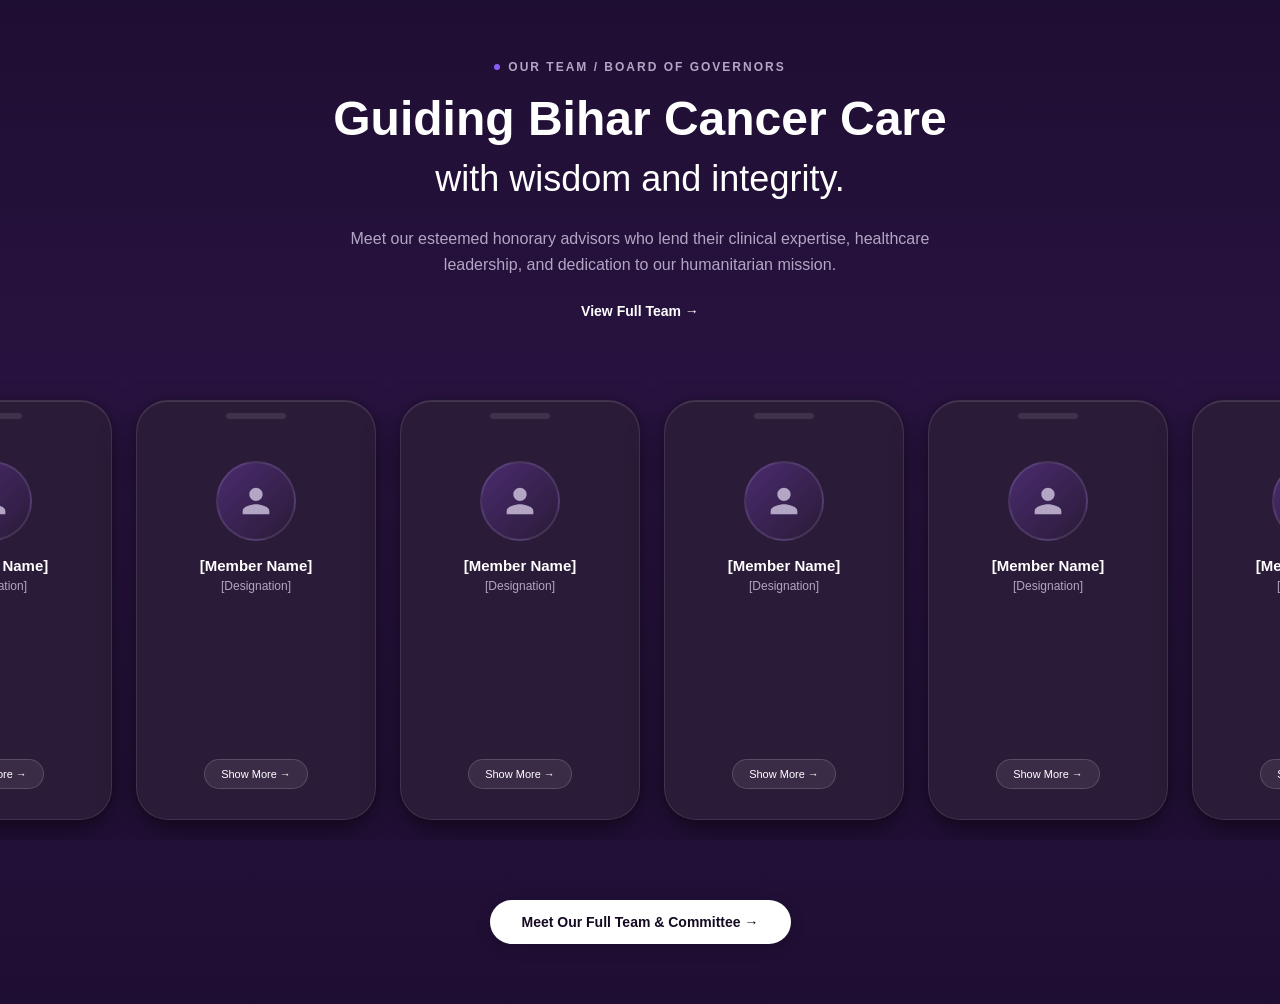
<file: advisory-carousel.html>
<!DOCTYPE html>
<html lang="en">
<head>
<meta charset="UTF-8">
<meta name="viewport" content="width=device-width, initial-scale=1">
<title>Bihar Cancer Care Team — 3D Carousel</title>
<style>
  /* ====== Easy settings: yahan se change karo ====== */
  :root {
    --card-w: 240px;      /* card ki width */
    --card-h: 420px;      /* card ki height */
    --gap: 24px;          /* cards ke beech gap */
    --speed: 60s;         /* ek full loop ka time */
    --radius: 32px;
    --bg-color: #24133b;  /* Slightly lighter purple area */
    --phone-bg: #2a1b38;  /* Phone Card Background */
    --text-light: #ffffff;
    --text-muted: #b3a6c4;
    --btn-bg: #ffffff;
    --btn-text: #150a21;
  }

  * { margin: 0; padding: 0; box-sizing: border-box; }

  html, body {
    min-height: 100%;
    background: linear-gradient(180deg, #1f0e33 0%, #2a1443 50%, #1f0e33 100%);
    color: var(--text-light);
    font-family: 'Inter', -apple-system, BlinkMacSystemFont, 'Segoe UI', Roboto, sans-serif;
    overflow-x: hidden;
    display: flex;
    flex-direction: column;
    align-items: center;
  }

  /* ====== Header Section ====== */
  .header-section {
    text-align: center;
    max-width: 800px;
    margin: 60px auto 40px;
    padding: 0 20px;
  }

  .header-tag {
    font-size: 12px;
    letter-spacing: 2px;
    text-transform: uppercase;
    color: var(--text-muted);
    margin-bottom: 16px;
    display: flex;
    align-items: center;
    justify-content: center;
    gap: 8px;
    font-weight: 600;
  }

  .header-tag::before {
    content: '';
    width: 6px;
    height: 6px;
    background: #8a5cf6;
    border-radius: 50%;
  }

  .header-section h1 {
    font-size: 48px;
    font-weight: 700;
    line-height: 1.2;
    margin-bottom: 8px;
  }

  .header-section h2 {
    font-size: 36px;
    font-weight: 400;
    line-height: 1.3;
    margin-bottom: 24px;
    color: var(--text-light);
  }

  .header-section p {
    font-size: 16px;
    color: var(--text-muted);
    line-height: 1.6;
    margin-bottom: 24px;
    max-width: 600px;
    margin-left: auto;
    margin-right: auto;
  }

  .view-full-link {
    color: var(--text-light);
    text-decoration: none;
    font-size: 14px;
    font-weight: 600;
    display: inline-flex;
    align-items: center;
    gap: 8px;
    transition: opacity 0.3s;
  }

  .view-full-link:hover {
    opacity: 0.7;
  }

  /* ====== Carousel Section ====== */
  .carousel-container {
    width: 100%;
    max-width: 100%;
    padding: 20px 0 30px;
    background: transparent;
    border-radius: 0;
    margin-bottom: 30px;
    position: relative;
    overflow: hidden;
    border: none;
    box-shadow: none;
  }

  .stage {
    height: 100%;
    display: flex;
    align-items: center;
    perspective: 1200px;
    perspective-origin: 50% 50%;
    overflow: hidden;
    width: 100%;
    padding: 20px 0;
    mask-image: linear-gradient(to right, transparent, black 5%, black 95%, transparent);
    -webkit-mask-image: linear-gradient(to right, transparent, black 5%, black 95%, transparent);
  }

  .track {
    display: flex;
    gap: var(--gap);
    width: max-content;
    padding-left: var(--gap);
    transform-style: preserve-3d;
    animation: slide var(--speed) linear infinite;
    will-change: transform;
  }

  /* hover karne par ruk jata hai */
  .stage:hover .track { animation-play-state: paused; }

  @keyframes slide {
    from { transform: translate3d(-50%, 0, 0); }
    to   { transform: translate3d(0, 0, 0); }
  }

  /* ====== Phone Card Styling ====== */
  .card {
    flex: 0 0 auto;
    width: var(--card-w);
    height: var(--card-h);
    border-radius: var(--radius);
    background: var(--phone-bg);
    border: 1px solid rgba(255, 255, 255, 0.1);
    box-shadow: 
      0 14px 36px rgba(0, 0, 0, 0.45),
      0 2px 10px rgba(0, 0, 0, 0.25),
      inset 0 1px 0 rgba(255, 255, 255, 0.12);
    transform-style: preserve-3d;
    animation: hover 6.5s ease-in-out infinite;
    position: relative;
    display: flex;
    flex-direction: column;
    align-items: center;
    padding: 30px 20px;
    overflow: hidden;
    will-change: transform;
    backface-visibility: hidden;
    -webkit-backface-visibility: hidden;
    transition: border-color 0.35s ease, box-shadow 0.35s ease;
  }

  .card:hover {
    border-color: rgba(185, 133, 216, 0.35);
    box-shadow: 
      0 20px 45px rgba(0, 0, 0, 0.55),
      0 0 25px rgba(138, 92, 246, 0.18),
      inset 0 1px 0 rgba(255, 255, 255, 0.2);
  }

  /* Phone notch */
  .card::before {
    content: '';
    position: absolute;
    top: 12px;
    width: 60px;
    height: 6px;
    background: rgba(255, 255, 255, 0.1);
    border-radius: 10px;
  }

  /* Phone inner content */
  .phone-avatar {
    width: 80px;
    height: 80px;
    border-radius: 50%;
    background: linear-gradient(135deg, #4a2b6e, #2a1b38);
    display: flex;
    align-items: center;
    justify-content: center;
    margin-top: 30px;
    margin-bottom: 16px;
    border: 2px solid rgba(255, 255, 255, 0.1);
  }

  .phone-avatar svg {
    width: 40px;
    height: 40px;
    fill: var(--text-muted);
  }

  .phone-name {
    font-size: 15px;
    font-weight: 600;
    color: var(--text-light);
    margin-bottom: 4px;
    text-align: center;
  }

  .phone-role {
    font-size: 12px;
    color: var(--text-muted);
    text-align: center;
    margin-bottom: 24px;
    padding: 0 10px;
    line-height: 1.4;
  }

  .phone-btn {
    background: rgba(255, 255, 255, 0.08);
    border: 1px solid rgba(255, 255, 255, 0.15);
    color: var(--text-light);
    padding: 8px 16px;
    border-radius: 20px;
    font-size: 11px;
    cursor: pointer;
    transition: all 0.3s;
    display: flex;
    align-items: center;
    gap: 6px;
    margin-top: auto;
  }

  .phone-btn:hover {
    background: rgba(255, 255, 255, 0.18);
    transform: translateY(-1px);
  }

  /* Hover animation for cards */
  @keyframes hover {
    0%, 100% {
      transform: translateY(0) translateZ(0);
    }
    50% {
      transform: translateY(-12px) translateZ(24px);
    }
  }

  .card:nth-child(4n+1) { animation-delay: 0s; }
  .card:nth-child(4n+2) { animation-delay: -1.6s; }
  .card:nth-child(4n+3) { animation-delay: -3.2s; }
  .card:nth-child(4n+4) { animation-delay: -4.8s; }

  /* ====== Bottom Button ====== */
  .bottom-btn-container {
    margin-bottom: 60px;
    text-align: center;
  }

  .bottom-btn {
    background: var(--btn-bg);
    color: var(--btn-text);
    padding: 14px 32px;
    border-radius: 50px;
    font-size: 14px;
    font-weight: 600;
    text-decoration: none;
    display: inline-flex;
    align-items: center;
    gap: 10px;
    transition: transform 0.3s, box-shadow 0.3s;
    box-shadow: 0 4px 15px rgba(0, 0, 0, 0.2);
  }

  .bottom-btn:hover {
    transform: translateY(-2px);
    box-shadow: 0 8px 25px rgba(0, 0, 0, 0.3);
  }

  @media (max-width: 768px) {
    :root { --card-w: 200px; --card-h: 360px; --gap: 16px; }
    .header-section h1 { font-size: 32px; }
    .header-section h2 { font-size: 24px; }
    .carousel-container { padding: 12px 0; }
  }

  @media (prefers-reduced-motion: reduce) {
    .track, .card { animation: none !important; }
  }
</style>
</head>
<body>

  <!-- Header Section -->
  <div class="header-section">
    <div class="header-tag">OUR TEAM / BOARD OF GOVERNORS</div>
    <h1>Guiding Bihar Cancer Care</h1>
    <h2>with wisdom and integrity.</h2>
    <p>Meet our esteemed honorary advisors who lend their clinical expertise, healthcare leadership, and dedication to our humanitarian mission.</p>
    <a href="index.html#/team" class="view-full-link">View Full Team &rarr;</a>
  </div>

  <!-- Carousel Section -->
  <div class="carousel-container">
    <div class="stage">
      <div class="track">
        <!-- Set 1 -->
        <div class="card">
          <div class="phone-avatar">
            <svg viewBox="0 0 24 24"><path d="M12 12c2.21 0 4-1.79 4-4s-1.79-4-4-4-4 1.79-4 4 1.79 4 4 4zm0 2c-2.67 0-8 1.34-8 4v2h16v-2c0-2.66-5.33-4-8-4z"/></svg>
          </div>
          <div class="phone-name">[Member Name]</div>
          <div class="phone-role">[Designation]</div>
          <button class="phone-btn" type="button">Show More &rarr;</button>
        </div>
        <div class="card">
          <div class="phone-avatar">
            <svg viewBox="0 0 24 24"><path d="M12 12c2.21 0 4-1.79 4-4s-1.79-4-4-4-4 1.79-4 4 1.79 4 4 4zm0 2c-2.67 0-8 1.34-8 4v2h16v-2c0-2.66-5.33-4-8-4z"/></svg>
          </div>
          <div class="phone-name">[Member Name]</div>
          <div class="phone-role">[Designation]</div>
          <button class="phone-btn" type="button">Show More &rarr;</button>
        </div>
        <div class="card">
          <div class="phone-avatar">
            <svg viewBox="0 0 24 24"><path d="M12 12c2.21 0 4-1.79 4-4s-1.79-4-4-4-4 1.79-4 4 1.79 4 4 4zm0 2c-2.67 0-8 1.34-8 4v2h16v-2c0-2.66-5.33-4-8-4z"/></svg>
          </div>
          <div class="phone-name">[Member Name]</div>
          <div class="phone-role">[Designation]</div>
          <button class="phone-btn" type="button">Show More &rarr;</button>
        </div>
        <div class="card">
          <div class="phone-avatar">
            <svg viewBox="0 0 24 24"><path d="M12 12c2.21 0 4-1.79 4-4s-1.79-4-4-4-4 1.79-4 4 1.79 4 4 4zm0 2c-2.67 0-8 1.34-8 4v2h16v-2c0-2.66-5.33-4-8-4z"/></svg>
          </div>
          <div class="phone-name">[Member Name]</div>
          <div class="phone-role">[Designation]</div>
          <button class="phone-btn" type="button">Show More &rarr;</button>
        </div>

        <!-- Set 2 (Duplicate for seamless loop) -->
        <div class="card" aria-hidden="true">
          <div class="phone-avatar">
            <svg viewBox="0 0 24 24"><path d="M12 12c2.21 0 4-1.79 4-4s-1.79-4-4-4-4 1.79-4 4 1.79 4 4 4zm0 2c-2.67 0-8 1.34-8 4v2h16v-2c0-2.66-5.33-4-8-4z"/></svg>
          </div>
          <div class="phone-name">[Member Name]</div>
          <div class="phone-role">[Designation]</div>
          <button class="phone-btn" type="button" tabindex="-1">Show More &rarr;</button>
        </div>
        <div class="card" aria-hidden="true">
          <div class="phone-avatar">
            <svg viewBox="0 0 24 24"><path d="M12 12c2.21 0 4-1.79 4-4s-1.79-4-4-4-4 1.79-4 4 1.79 4 4 4zm0 2c-2.67 0-8 1.34-8 4v2h16v-2c0-2.66-5.33-4-8-4z"/></svg>
          </div>
          <div class="phone-name">[Member Name]</div>
          <div class="phone-role">[Designation]</div>
          <button class="phone-btn" type="button" tabindex="-1">Show More &rarr;</button>
        </div>
        <div class="card" aria-hidden="true">
          <div class="phone-avatar">
            <svg viewBox="0 0 24 24"><path d="M12 12c2.21 0 4-1.79 4-4s-1.79-4-4-4-4 1.79-4 4 1.79 4 4 4zm0 2c-2.67 0-8 1.34-8 4v2h16v-2c0-2.66-5.33-4-8-4z"/></svg>
          </div>
          <div class="phone-name">[Member Name]</div>
          <div class="phone-role">[Designation]</div>
          <button class="phone-btn" type="button" tabindex="-1">Show More &rarr;</button>
        </div>
        <div class="card" aria-hidden="true">
          <div class="phone-avatar">
            <svg viewBox="0 0 24 24"><path d="M12 12c2.21 0 4-1.79 4-4s-1.79-4-4-4-4 1.79-4 4 1.79 4 4 4zm0 2c-2.67 0-8 1.34-8 4v2h16v-2c0-2.66-5.33-4-8-4z"/></svg>
          </div>
          <div class="phone-name">[Member Name]</div>
          <div class="phone-role">[Designation]</div>
          <button class="phone-btn" type="button" tabindex="-1">Show More &rarr;</button>
        </div>
      </div>
    </div>
  </div>

  <!-- Bottom Button -->
  <div class="bottom-btn-container">
    <a href="index.html#/team" class="bottom-btn">Meet Our Full Team &amp; Committee &rarr;</a>
  </div>

</body>
</html>
</file>
<file: css/style.min.css>
@font-face{font-family:'Inter';font-style:normal;font-weight:400;font-display:swap;src:url('../assets/fonts/inter-400.woff2') format('woff2');unicode-range:U+0000-00FF,U+0131,U+0152-0153,U+02BB-02BC,U+02C6,U+02DA,U+02DC,U+0304,U+0308,U+0329,U+2000-206F,U+20AC,U+2122,U+2191,U+2193,U+2212,U+2215,U+FEFF,U+FFFD}@font-face{font-family:'Inter';font-style:normal;font-weight:500;font-display:swap;src:url('../assets/fonts/inter-500.woff2') format('woff2');unicode-range:U+0000-00FF,U+0131,U+0152-0153,U+02BB-02BC,U+02C6,U+02DA,U+02DC,U+0304,U+0308,U+0329,U+2000-206F,U+20AC,U+2122,U+2191,U+2193,U+2212,U+2215,U+FEFF,U+FFFD}@font-face{font-family:'Inter';font-style:normal;font-weight:600;font-display:swap;src:url('../assets/fonts/inter-600.woff2') format('woff2');unicode-range:U+0000-00FF,U+0131,U+0152-0153,U+02BB-02BC,U+02C6,U+02DA,U+02DC,U+0304,U+0308,U+0329,U+2000-206F,U+20AC,U+2122,U+2191,U+2193,U+2212,U+2215,U+FEFF,U+FFFD}@font-face{font-family:'Plus Jakarta Sans';font-style:normal;font-weight:600;font-display:swap;src:url('../assets/fonts/plus-jakarta-sans-600.woff2') format('woff2');unicode-range:U+0000-00FF,U+0131,U+0152-0153,U+02BB-02BC,U+02C6,U+02DA,U+02DC,U+0304,U+0308,U+0329,U+2000-206F,U+20AC,U+2122,U+2191,U+2193,U+2212,U+2215,U+FEFF,U+FFFD}@font-face{font-family:'Plus Jakarta Sans';font-style:normal;font-weight:700;font-display:swap;src:url('../assets/fonts/plus-jakarta-sans-700.woff2') format('woff2');unicode-range:U+0000-00FF,U+0131,U+0152-0153,U+02BB-02BC,U+02C6,U+02DA,U+02DC,U+0304,U+0308,U+0329,U+2000-206F,U+20AC,U+2122,U+2191,U+2193,U+2212,U+2215,U+FEFF,U+FFFD}@font-face{font-family:'Plus Jakarta Sans';font-style:normal;font-weight:800;font-display:swap;src:url('../assets/fonts/plus-jakarta-sans-800.woff2') format('woff2');unicode-range:U+0000-00FF,U+0131,U+0152-0153,U+02BB-02BC,U+02C6,U+02DA,U+02DC,U+0304,U+0308,U+0329,U+2000-206F,U+20AC,U+2122,U+2191,U+2193,U+2212,U+2215,U+FEFF,U+FFFD}:root{--purple-900:#351044;--purple:#5B176F;--purple-600:#6E2C91;--purple-400:#8D4DB2;--lavender:#B985D8;--lav-200:#E9DDF2;--lav-100:#F7F1FA;--off:#FCFBFD;--white:#ffffff;--ink:#241B2B;--ink-soft:#6D6572;--border:#E8E1EB;--shadow-sm:0 1px 2px rgba(53,16,68,.05);--shadow:0 10px 40px rgba(53,16,68,.08);--shadow-lg:0 24px 70px rgba(53,16,68,.16);--r-sm:12px;--r:16px;--r-lg:24px;--r-xl:32px;--fh:'Plus Jakarta Sans',ui-sans-serif,system-ui,-apple-system,'Segoe UI',sans-serif;--fb:'Inter',ui-sans-serif,system-ui,sans-serif;--ease:cubic-bezier(.22,1,.36,1);--nav-h:76px;--container:1240px;--sec:clamp(72px,9vw,128px);--grain:url("data:image/svg+xml,%3Csvg xmlns='http://www.w3.org/2000/svg' width='140' height='140'%3E%3Cfilter id='n'%3E%3CfeTurbulence type='fractalNoise' baseFrequency='0.85' numOctaves='2' stitchTiles='stitch'/%3E%3C/filter%3E%3Crect width='140' height='140' filter='url(%23n)' opacity='.55'/%3E%3C/svg%3E")}*,*::before,*::after{box-sizing:border-box;margin:0;padding:0}html{scroll-behavior:smooth;-webkit-text-size-adjust:100%}html,body{overflow-x:hidden}body{font-family:var(--fb);font-size:16px;line-height:1.7;color:var(--ink);background:var(--off);-webkit-font-smoothing:antialiased}img{max-width:100%;display:block}a{color:inherit;text-decoration:none}ul{list-style:none}button{font:inherit;background:none;border:0;cursor:pointer;color:inherit}:focus-visible{outline:2px solid var(--purple-600);outline-offset:3px;border-radius:4px}::selection{background:var(--lav-200);color:var(--purple-900)}.sr-only{position:absolute;width:1px;height:1px;padding:0;margin:-1px;overflow:hidden;clip:rect(0 0 0 0);white-space:nowrap;border:0}.skip-link{position:fixed;top:-60px;left:20px;z-index:400;background:var(--purple);color:#fff;padding:12px 22px;border-radius:12px;font-weight:600;transition:top .3s}.skip-link:focus{top:16px}section[id]{scroll-margin-top:96px}.icon{width:20px;height:20px;fill:none;stroke:currentColor;stroke-width:1.7;stroke-linecap:round;stroke-linejoin:round;flex:none}.icon-fill{width:20px;height:20px;fill:currentColor;stroke:none;flex:none}.mk{width:28px;height:28px;fill:none;stroke:currentColor;stroke-width:3;stroke-linecap:round;flex:none}.t-ic{width:24px;height:24px;border-radius:50%;background:var(--lav-100);color:var(--purple);display:grid;place-items:center;flex:none}.t-ic svg{width:13px;height:13px}.container,.container--wide{margin-inline:auto;box-sizing:border-box}.container{width:min(var(--container),calc(100% - clamp(32px,5vw,72px)))}.container--wide{width:min(1360px,calc(100% - clamp(36px,6vw,96px)))}.section{padding-block:var(--sec);position:relative}.section--white{background:#ffffff}.section--tint{background:var(--lav-100)}.section--off{background:var(--off)}.section--deep{background:linear-gradient(160deg,#3A1250,#2A1137);color:#DCC9E9}.h1,.h2,.h3{font-family:var(--fh);color:var(--ink);line-height:1.12;letter-spacing:-.015em;font-weight:800}.h1{font-size:clamp(2.05rem,1.2rem + 3.2vw,3.5rem)}.h2{font-size:clamp(1.9rem,1.2rem + 2.3vw,3.3rem)}.h3{font-size:clamp(1.15rem,1rem + .5vw,1.4rem);font-weight:700;line-height:1.3}.lead{font-size:clamp(1rem,.95rem + .3vw,1.12rem);color:var(--ink-soft);max-width:62ch}.eyebrow{display:inline-flex;align-items:center;gap:10px;font-family:var(--fh);font-weight:700;font-size:12px;letter-spacing:.17em;text-transform:uppercase;color:var(--purple-600);margin-bottom:16px}.eyebrow .eb__mark{width:17px;height:17px;color:var(--purple-400)}.eyebrow--light{color:var(--lavender)}.sec-head{max-width:700px;margin-bottom:clamp(40px,6vw,60px)}.sec-head--center{margin-inline:auto;text-align:center}.sec-head--center .lead{margin-inline:auto}.sec-head .lead{margin-top:16px}.sec-head--center .eyebrow{justify-content:center}.rl{display:block;overflow:hidden;padding-bottom:.1em;margin-bottom:-.1em}.rl>span{display:block}.js .rl>span{transform:translateY(112%);transition:transform .95s var(--ease);transition-delay:calc(var(--i,0) * 110ms)}.rl-parent.in .rl>span{transform:none}.btn{display:inline-flex;align-items:center;justify-content:center;gap:10px;font-family:var(--fh);font-weight:700;font-size:15.5px;min-height:48px;padding:14px 28px;border-radius:14px;border:1.5px solid transparent;transition:transform .3s var(--ease),box-shadow .3s,background .3s,border-color .3s,color .3s;text-align:center}.btn svg{width:18px;height:18px;transition:transform .3s var(--ease)}.btn:hover svg{transform:translateX(5px)}.btn--primary{background:var(--purple);color:#fff;box-shadow:0 8px 24px rgba(91,23,111,.22)}.btn--primary:hover{background:#4C135D;transform:translateY(-2px);box-shadow:0 14px 34px rgba(91,23,111,.3)}.btn--ghost{background:transparent;border-color:#DAC7E8;color:var(--purple)}.btn--ghost:hover{background:var(--lav-100);border-color:#C7A8DF;transform:translateY(-2px)}.btn--light{background:#fff;color:var(--purple);box-shadow:0 10px 30px rgba(20,5,28,.25)}.btn--light:hover{transform:translateY(-2px)}.btn--outline-light{background:transparent;border-color:rgba(255,255,255,.45);color:#fff}.btn--outline-light:hover{background:rgba(255,255,255,.12);border-color:#fff;transform:translateY(-2px)}.btn--lg{padding:18px 34px;font-size:16.5px;min-height:54px}.btn--sm{padding:10px 20px;font-size:14px;min-height:44px}.btn--block{width:100%}.link-arrow{display:inline-flex;align-items:center;gap:9px;font-family:var(--fh);font-weight:700;font-size:15px;color:var(--purple);position:relative;padding-bottom:3px;min-height:44px}.link-arrow::after{content:"";position:absolute;left:0;bottom:0;height:2px;width:100%;background:currentColor;transform:scaleX(0);transform-origin:left;transition:transform .35s var(--ease)}.link-arrow:hover::after{transform:scaleX(1)}.link-arrow svg{width:16px;height:16px;transition:transform .3s var(--ease)}.link-arrow:hover svg{transform:translateX(5px)}.link-arrow--light{color:var(--lavender)}.chip-s{display:inline-flex;align-items:center;gap:7px;font-family:var(--fh);font-weight:700;font-size:11.5px;letter-spacing:.1em;text-transform:uppercase;padding:7px 13px;border-radius:9px;background:var(--lav-100);color:var(--purple-600);border:1px solid #E3D3F0}.chip-s--light{background:rgba(255,255,255,.14);color:#EFE4F7;border-color:rgba(233,221,242,.3)}.cms-note{display:flex;gap:10px;align-items:flex-start;font-size:13px;line-height:1.6;color:var(--ink-soft);font-style:italic;max-width:620px}.cms-note svg{width:15px;height:15px;flex:none;margin-top:3px;color:var(--purple-400)}.cms-note--center{margin:28px auto 0}.notice{display:flex;gap:14px;align-items:flex-start;background:var(--lav-100);border:1px solid #DCC7EA;border-left:4px solid var(--purple-400);border-radius:14px;padding:18px 22px;font-size:14.5px;color:#3E2C49;max-width:860px}.notice svg{width:22px;height:22px;flex:none;color:var(--purple-600);margin-top:2px}.notice b{font-family:var(--fh)}.js .reveal{opacity:0;transform:translateY(26px);transition:opacity .8s var(--ease) var(--d,0ms),transform .8s var(--ease) var(--d,0ms)}.js .reveal.in{opacity:1;transform:none}.js .reveal-img{clip-path:inset(10% 8% 10% 8% round 34px);transition:clip-path 1.15s var(--ease) var(--d,0ms)}.js .reveal-img.in{clip-path:inset(0 0 0 0 round 28px)}.js [data-load]{opacity:0}.js body.is-loaded [data-load]{animation:fadeUp .95s var(--ease) forwards;animation-delay:var(--ld,0s)}@keyframes fadeUp{from{opacity:0;transform:translateY(22px)}to{opacity:1;transform:none}}@keyframes fadeDown{from{opacity:0;transform:translateY(-14px)}to{opacity:1;transform:none}}.hl{display:block;overflow:hidden;padding-bottom:.12em;margin-bottom:-.12em}.hl__i{display:block}.js .hl__i{transform:translateY(115%)}.js body.is-loaded .hl__i{animation:lineIn 1s var(--ease) forwards;animation-delay:var(--ld,0s)}@keyframes lineIn{to{transform:none}}@keyframes floaty{from{transform:translateY(-7px)}to{transform:translateY(9px)}}@keyframes spin{to{transform:rotate(360deg)}}@keyframes shake{0%,100%{transform:translateX(0)}20%,60%{transform:translateX(-4px)}40%,80%{transform:translateX(4px)}}@keyframes popIn{from{opacity:0;transform:translateY(12px)}}@keyframes scrollPulse{0%{transform:scaleY(0);transform-origin:top}45%{transform:scaleY(1);transform-origin:top}55%{transform:scaleY(1);transform-origin:bottom}100%{transform:scaleY(0);transform-origin:bottom}}.float-slow{animation:floaty 6.5s ease-in-out infinite alternate}.float-slow--2{animation-duration:8s;animation-delay:-2.5s}.page{display:none}.page.is-active{display:block}.phero{position:relative;overflow:clip;background:linear-gradient(#FCFBFD,#ffffff);padding:calc(var(--nav-h) + 58px) 0 clamp(44px,6vw,76px)}.phero::before{content:"";position:absolute;inset:0;background:radial-gradient(640px 380px at 88% -18%,rgba(185,133,216,.18),transparent 70%),radial-gradient(520px 320px at -10% 60%,rgba(233,221,242,.65),transparent 70%)}.phero .container{position:relative}.phero__title{margin:6px 0 18px;max-width:22ch}.subnav{position:sticky;top:70px;z-index:40;background:rgba(252,251,253,.92);backdrop-filter:blur(12px);-webkit-backdrop-filter:blur(12px);border-block:1px solid var(--border)}.subnav__in{display:flex;gap:8px;overflow-x:auto;padding:12px 0;scrollbar-width:none}.subnav__in::-webkit-scrollbar{display:none}.schip{white-space:nowrap;padding:10px 18px;min-height:44px;display:inline-flex;align-items:center;border-radius:999px;border:1px solid var(--border);background:#ffffff;font-family:var(--fh);font-weight:700;font-size:13px;color:var(--ink-soft);transition:all .25s}.schip:hover{border-color:#C7A8DF;color:var(--purple)}.schip[aria-current="true"]{background:var(--purple);color:#fff;border-color:var(--purple)}#page-cancer section[id]{scroll-margin-top:150px}.scroll-progress{position:fixed;top:0;left:0;right:0;height:3px;z-index:300;pointer-events:none}.scroll-progress span{display:block;height:100%;background:linear-gradient(90deg,var(--purple-600),var(--purple-400));transform:scaleX(0);transform-origin:left}.nav{position:fixed;inset-inline:0;top:0;z-index:100;transition:background .4s,box-shadow .4s,border-color .4s;border-bottom:1px solid transparent}.js .nav{opacity:0}.js body.is-loaded .nav{animation:fadeDown .8s var(--ease) .1s forwards}.nav__inner{max-width:1400px;margin-inline:auto;display:flex;align-items:center;gap:32px;padding:19px 32px;transition:padding .4s var(--ease)}.nav.scrolled{background:rgba(252,251,253,.86);backdrop-filter:blur(14px) saturate(1.5);-webkit-backdrop-filter:blur(14px) saturate(1.5);border-color:var(--border);box-shadow:0 8px 30px rgba(53,16,68,.06)}.nav.scrolled .nav__inner{padding-block:10px}.brand{display:inline-flex;align-items:center;flex:none}.brand img,.brand-img{height:48px;width:auto;max-width:190px;object-fit:contain;display:block;transition:height .3s var(--ease)}.nav.scrolled .brand img,.nav.scrolled .brand-img{height:42px}.brand-fb{display:none;align-items:center;gap:11px}.brand-fb .mk{width:40px;height:40px;color:var(--purple)}.brand-fb b{font-family:var(--fh);font-weight:800;font-size:17px;line-height:1.15;display:block}.brand-fb small{display:block;font-size:10.5px;letter-spacing:.14em;text-transform:uppercase;color:var(--purple-600);font-weight:600;margin-top:2px}.nav__links{display:flex;gap:2px;margin-left:auto}.nav__link{position:relative;font-size:14.5px;font-weight:500;color:#4A3557;padding:11px 12px;min-height:44px;display:inline-flex;align-items:center;border-radius:9px;transition:color .25s}.nav__link::after{content:"";position:absolute;left:12px;right:12px;bottom:4px;height:2px;border-radius:2px;background:var(--purple);transform:scaleX(0);transform-origin:left;transition:transform .35s var(--ease)}.nav__link:hover,.nav__link.is-active{color:var(--purple)}.nav__link:hover::after,.nav__link.is-active::after{transform:scaleX(1)}.nav__actions{display:flex;align-items:center;gap:14px}.hamburger{display:none;width:48px;height:48px;border-radius:12px;border:1px solid var(--border);background:rgba(255,255,255,.7);position:relative;z-index:110}.hamburger span{position:absolute;left:13px;right:13px;height:2px;background:var(--purple);border-radius:2px;transition:transform .35s var(--ease),top .35s var(--ease)}.hamburger span:nth-child(1){top:18px}.hamburger span:nth-child(2){top:27px}body.menu-open .hamburger span:nth-child(1){top:22px;transform:rotate(45deg)}body.menu-open .hamburger span:nth-child(2){top:22px;transform:rotate(-45deg)}.mmenu{position:fixed;inset:0;z-index:98;background:var(--off);opacity:0;visibility:hidden;transition:opacity .4s var(--ease),visibility .4s;overflow-y:auto;padding:126px 28px 48px}.mmenu.open{opacity:1;visibility:visible}body.menu-open{overflow:hidden}.mmenu__link{display:flex;align-items:center;justify-content:space-between;font-family:var(--fh);font-weight:700;font-size:25px;color:var(--ink);padding:16px 4px;min-height:48px;border-bottom:1px solid var(--border)}.mmenu__link svg{width:20px;height:20px;color:var(--purple-400)}.js .mmenu__link{opacity:0;transform:translateY(18px);transition:opacity .5s var(--ease),transform .5s var(--ease)}.mmenu.open .mmenu__link{opacity:1;transform:none;transition-delay:calc(var(--i) * 55ms + 120ms)}.mmenu__foot{margin-top:32px;display:grid;gap:14px}.mmenu__foot .btn{justify-content:center}.mmenu__meta{font-size:13.5px;color:var(--ink-soft);text-align:center}.mmenu__meta b{color:var(--purple);font-weight:600}.hero{position:relative;background:var(--off);overflow:clip}.hero::before{content:"";position:absolute;inset:0;background:radial-gradient(640px 420px at 88% -12%,rgba(185,133,216,.2),transparent 70%),radial-gradient(560px 380px at -8% 34%,rgba(233,221,242,.75),transparent 70%),linear-gradient(#FCFBFD,#ffffff)}.hero__inner{position:relative;display:grid;grid-template-columns:1.02fr .98fr;gap:clamp(40px,5vw,72px);align-items:center;padding-top:calc(var(--nav-h) + 56px);padding-bottom:150px;padding-inline:clamp(16px,2.5vw,32px)}.hero__title{font-family:var(--fh);font-weight:800;font-size:clamp(2.35rem,1.1rem + 4.3vw,4.5rem);line-height:1.06;letter-spacing:-.025em;margin:8px 0 24px}.hero__title em{font-style:normal;color:var(--purple-600)}.hero__sub{max-width:52ch;color:var(--ink-soft);font-size:clamp(1rem,.95rem + .35vw,1.15rem)}.hero__ctas{display:flex;flex-wrap:wrap;gap:14px;margin-top:36px;align-items:center}.hero__trust{display:flex;flex-wrap:wrap;gap:10px 26px;margin-top:34px}.hero__trust li{display:flex;align-items:center;gap:9px;font-size:13.5px;font-weight:500;color:var(--ink-soft)}.hero__trust .t-ic{width:22px;height:22px;border-radius:50%;background:var(--lav-100);color:var(--purple);display:grid;place-items:center;flex:none}.hero__trust .t-ic svg{width:12px;height:12px}.hero__visual{position:relative}.hero__ring{position:absolute;width:430px;height:430px;border:1.5px solid rgba(185,133,216,.35);border-radius:50%;right:-150px;top:-130px;pointer-events:none}.hero__panel{position:relative;border-radius:var(--r-xl);overflow:hidden;background:linear-gradient(150deg,#F3EAF9 0%,#E9DDF2 48%,#DFC9EE 100%);aspect-ratio:1/1.02;box-shadow:var(--shadow-lg)}.js .hero__panel{opacity:0;transform:scale(1.045)}.js .is-loaded .hero__panel{animation:heroVisual 1.3s var(--ease) .35s forwards}@keyframes heroVisual{to{opacity:1;transform:scale(1)}}.hero__ribbon{position:absolute;width:112%;left:-6%;top:14%;height:auto}.hero__ribbon path{fill:none;stroke:#6E2C91;stroke-width:.26;stroke-linecap:round;opacity:.5}.hero__ribbon path:nth-child(2){stroke:#B985D8;opacity:.35}.hero__blob{position:absolute;width:280px;height:280px;border-radius:50%;background:radial-gradient(circle at 35% 35%,rgba(255,255,255,.85),rgba(255,255,255,0) 70%);top:-60px;right:-50px}.hero__dots{position:absolute;left:26px;top:26px;width:130px;height:96px;background-image:radial-gradient(rgba(110,44,145,.32) 1.3px,transparent 1.3px);background-size:15px 15px;-webkit-mask-image:radial-gradient(closest-side,#000,transparent);mask-image:radial-gradient(closest-side,#000,transparent)}.ph__tag{position:absolute;left:16px;bottom:16px;display:inline-flex;align-items:center;gap:8px;background:rgba(255,255,255,.78);backdrop-filter:blur(6px);border:1px solid rgba(232,225,235,.9);border-radius:10px;padding:7px 13px;font-size:11.5px;font-weight:500;color:#5A5262}.ph__tag svg{width:14px;height:14px;color:var(--purple-600)}.hero__card{position:absolute;background:rgba(255,255,255,.9);backdrop-filter:blur(10px);border:1px solid rgba(232,225,235,.95);border-radius:18px;box-shadow:var(--shadow);padding:16px 20px;display:flex;align-items:center;gap:14px;z-index:2}.hero__card .mk{width:34px;height:34px;color:var(--purple);flex:none}.hero__card b{display:block;font-family:var(--fh);font-weight:700;font-size:15.5px;line-height:1.25}.hero__card small{display:block;font-size:12.5px;color:var(--ink-soft);margin-top:2px}.hero__card--tl{top:34px;left:-46px}.hero__card--br{bottom:-30px;right:-14px;padding:10px 14px 10px 10px}.hero__card--br .call-ic{width:46px;height:46px;border-radius:13px;background:var(--purple);color:#fff;display:grid;place-items:center;flex:none}.hero__card--br .call-ic svg{width:20px;height:20px}.hero__orbit{position:absolute;top:-38px;right:6%;width:122px;height:122px;z-index:3}.hero__orbit svg{width:100%;height:100%;animation:spin 26s linear infinite}.hero__orbit text{font-family:var(--fh);font-weight:700;font-size:10px;letter-spacing:.24em;fill:var(--purple-600)}.scroll-hint{position:absolute;left:34px;bottom:34px;display:flex;align-items:center;gap:12px;color:var(--ink-soft);font-size:12px;letter-spacing:.18em;text-transform:uppercase;font-weight:600}.scroll-hint i{display:block;width:2px;height:44px;background:var(--lavender);border-radius:2px;animation:scrollPulse 2.4s var(--ease) infinite}.stats{position:relative;z-index:5;margin-top:-70px;background:transparent}.stats__card{background:#fff;border:1px solid var(--border);border-radius:var(--r-xl);box-shadow:var(--shadow-lg);padding:clamp(34px,4.5vw,56px)}.stats__grid{display:grid;grid-template-columns:repeat(4,1fr);gap:clamp(20px,3vw,40px)}.stat{text-align:center;position:relative}.stat + .stat::before{content:"";position:absolute;left:-14px;top:15%;bottom:15%;width:1px;background:var(--border)}.stat__num{font-family:var(--fh);font-weight:800;font-size:clamp(2.1rem,1.4rem + 2vw,3.1rem);color:var(--purple-900);letter-spacing:-.02em;display:block;line-height:1.1}.stat__label{display:block;margin-top:8px;font-size:14px;font-weight:500;color:var(--ink-soft)}.stats .cms-note{margin:26px auto 0;justify-content:center;text-align:center}.stats .cms-note svg{margin-top:2px}.ph{position:relative;overflow:hidden;border-radius:var(--r-lg)}.ph--a{background:linear-gradient(145deg,#F4ECFA 0%,#E9DDF2 55%,#E2CFEF 100%)}.ph--b{background:linear-gradient(155deg,#4A1563 0%,#351044 55%,#5B176F 120%)}.ph--c{background:linear-gradient(140deg,#EFE3F8 0%,#E5D4F1 60%,#DCC6EC 100%)}.ph__ribbon{position:absolute;left:-8%;top:16%;width:116%;height:auto;transition:transform 1.4s var(--ease)}.ph__ribbon path{fill:none;stroke:#6E2C91;stroke-width:.28;stroke-linecap:round;opacity:.42}.ph--b .ph__ribbon path{stroke:#B985D8;opacity:.3}.ph:hover .ph__ribbon{transform:scale(1.045) rotate(1.5deg)}.ph__dots{position:absolute;right:22px;bottom:22px;width:110px;height:80px;background-image:radial-gradient(rgba(110,44,145,.28) 1.2px,transparent 1.2px);background-size:14px 14px;-webkit-mask-image:radial-gradient(closest-side,#000,transparent);mask-image:radial-gradient(closest-side,#000,transparent)}.ph--b .ph__dots{background-image:radial-gradient(rgba(233,221,242,.4) 1.2px,transparent 1.2px)}.ph--b .ph__tag{background:rgba(26,8,36,.55);color:#E9DDF2;border-color:rgba(233,221,242,.25)}.ph--b .ph__tag svg{color:var(--lavender)}.about__grid{display:grid;grid-template-columns:.94fr 1.06fr;gap:clamp(40px,5.5vw,84px);align-items:center}.about__media{position:relative}.about__media .ph{aspect-ratio:4/4.7;border-radius:28px}.about__badge{position:absolute;right:-24px;bottom:36px;background:rgba(255,255,255,.94);backdrop-filter:blur(8px);border:1px solid var(--border);border-radius:18px;box-shadow:var(--shadow);padding:16px 22px;display:flex;align-items:center;gap:13px}.about__badge .mk{width:30px;height:30px;color:var(--purple-400)}.about__badge b{font-family:var(--fh);font-weight:800;font-size:15px;color:var(--purple-900)}.about__media::before{content:"";position:absolute;width:220px;height:220px;border:1.5px solid rgba(185,133,216,.4);border-radius:50%;left:-70px;top:-58px}.about__copy .lead + .lead{margin-top:16px}.pillars{display:grid;grid-template-columns:1fr 1fr;gap:14px 22px;margin-top:30px}.pillars li{display:flex;gap:11px;align-items:flex-start;font-family:var(--fh);font-weight:600;font-size:15px;color:#3E2C49}.pillars .t-ic{width:24px;height:24px;border-radius:50%;background:var(--lav-100);color:var(--purple);display:grid;place-items:center;flex:none;margin-top:1px}.pillars .t-ic svg{width:13px;height:13px}.about__copy .link-arrow{margin-top:34px}.inv-grid{display:grid;grid-template-columns:repeat(3,1fr);gap:20px}.inv-grid--4{grid-template-columns:repeat(4,1fr)}.inv{background:#fff;border:1px solid var(--border);border-radius:20px;padding:28px 26px;transition:transform .4s var(--ease),box-shadow .4s,border-color .4s,background .4s;position:relative}.section--tint .inv{background:#fff}.inv:hover{transform:translateY(-6px);box-shadow:var(--shadow);background:#FBF7FE;border-color:#D9C7E6}.inv__ic{width:50px;height:50px;border-radius:14px;background:var(--lav-100);border:1px solid var(--border);color:var(--purple-600);display:grid;place-items:center;margin-bottom:18px;transition:transform .4s var(--ease)}.inv__ic svg{width:22px;height:22px}.inv:hover .inv__ic{transform:translateY(-3px)}.inv h3{font-family:var(--fh);font-weight:700;font-size:1.1rem;margin-bottom:9px;line-height:1.3}.inv p{font-size:14px;color:var(--ink-soft)}.inv__link{display:inline-flex;align-items:center;gap:7px;margin-top:18px;font-family:var(--fh);font-weight:700;font-size:13.5px;color:var(--purple)}.inv__link svg{width:15px;height:15px;transition:transform .35s var(--ease)}.inv:hover .inv__link svg{transform:translateX(5px)}.inv__cover::after{content:"";position:absolute;inset:0;border-radius:inherit}.svc-grid{display:grid;grid-template-columns:repeat(3,1fr);gap:22px}.svc{position:relative;background:#fff;border:1px solid var(--border);border-radius:20px;padding:30px 28px;transition:transform .4s var(--ease),box-shadow .4s,border-color .4s,background .4s}.section--off .svc,.section--tint .svc{background:#fff}.svc:hover{transform:translateY(-6px);box-shadow:var(--shadow);border-color:#D9C7E6;background:#FBF7FE}.svc__link::after{content:"";position:absolute;inset:0;border-radius:inherit}.svc__top{display:flex;justify-content:space-between;align-items:center;margin-bottom:22px}.svc__icon{width:52px;height:52px;border-radius:15px;display:grid;place-items:center;color:var(--purple-600);background:var(--lav-100);border:1px solid var(--border);transition:transform .4s var(--ease)}.svc__icon svg{width:23px;height:23px}.svc:hover .svc__icon{transform:translateY(-3px)}.svc__num{font-family:var(--fh);font-weight:700;font-size:12.5px;letter-spacing:.1em;color:#C9B3D8}.svc h3{font-family:var(--fh);font-size:1.12rem;margin-bottom:10px}.svc p{font-size:14.5px;color:var(--ink-soft)}.svc__arrow{display:inline-flex;align-items:center;gap:7px;margin-top:20px;font-family:var(--fh);font-weight:700;font-size:13.5px;color:var(--purple)}.svc__arrow svg{width:15px;height:15px;transition:transform .35s var(--ease)}.svc:hover .svc__arrow svg{transform:translateX(5px)}.j-track{position:relative;display:grid;grid-template-columns:repeat(5,1fr);gap:26px}.j-line{position:absolute;top:32px;left:10%;right:10%;height:2px;background:var(--lav-200)}.j-line i{display:block;height:100%;background:linear-gradient(90deg,var(--purple-600),var(--purple));transform:scaleX(0);transform-origin:left;transition:transform 1.5s var(--ease) .15s}.journey.in .j-line i{transform:scaleX(1)}.js .j-step{opacity:0;transform:translateY(26px);transition:opacity .75s var(--ease),transform .75s var(--ease);transition-delay:calc(var(--i) * 130ms + .1s)}.journey.in .j-step{opacity:1;transform:none}.j-step{text-align:center;position:relative}.j-step__dot{width:64px;height:64px;margin:0 auto 18px;border-radius:50%;background:#fff;border:2px solid var(--lav-200);display:grid;place-items:center;font-family:var(--fh);font-weight:800;font-size:1.02rem;color:var(--purple-600);position:relative;z-index:1;transition:border-color .5s,box-shadow .5s,color .5s}.journey.in .j-step__dot{border-color:var(--purple);box-shadow:0 0 0 9px var(--lav-100);color:var(--purple)}.j-step h3{font-family:var(--fh);font-size:1.1rem;margin-bottom:8px}.j-step p{font-size:14px;color:var(--ink-soft);max-width:230px;margin-inline:auto}.aware-feat{position:relative;border-radius:28px;overflow:hidden;color:#fff;background:linear-gradient(160deg,#4A1563,#351044 55%,#5B176F 130%);display:flex;align-items:flex-end}.aware-feat--band{min-height:0;padding:clamp(36px,6vw,64px)}.aware-feat::after{content:"";position:absolute;inset:0;background:linear-gradient(180deg,rgba(30,9,40,.05) 20%,rgba(28,8,38,.55));pointer-events:none}.aware-feat::before{content:"";position:absolute;inset:0;background-image:var(--grain);opacity:.08;mix-blend-mode:overlay}.aware-feat__in{position:relative;z-index:2;padding:clamp(28px,4vw,46px);max-width:640px}.aware-feat--band .aware-feat__in{padding:0}.aware-feat h3{color:#fff;font-size:clamp(1.5rem,1.2rem + 1.2vw,2.1rem);margin:16px 0 12px}.aware-feat p{color:#DDCBE9;font-size:15px}.aware-feat__ctas{display:flex;flex-wrap:wrap;gap:14px;align-items:center;margin-top:26px}.deepband{position:relative;overflow:hidden;border-radius:var(--r-xl);background:radial-gradient(120% 150% at 85% 12%,#6E2C91 0%,#5B176F 42%,#351044 100%);color:#fff;padding:clamp(40px,6vw,84px) clamp(26px,5vw,80px)}.deepband::before{content:"";position:absolute;inset:0;background-image:var(--grain);opacity:.09;mix-blend-mode:overlay;pointer-events:none}.deepband .ribbon-art{position:absolute;right:-9%;top:4%;width:56%;height:auto;opacity:.9;pointer-events:none}.deepband .ribbon-art path{fill:none;stroke:#B985D8;stroke-width:.3;stroke-linecap:round;opacity:.2}.deepband__glow{position:absolute;width:420px;height:420px;border-radius:50%;background:radial-gradient(circle,rgba(185,133,216,.28),transparent 65%);left:-140px;bottom:-180px}.deepband .h2{color:#fff;max-width:16ch}.deepband .lead{color:#DCC9E9;margin-top:18px}.deepband__ctas{display:flex;flex-wrap:wrap;gap:14px;margin-top:34px}.deepband__grid{position:relative;display:grid;grid-template-columns:1.12fr .88fr;gap:clamp(36px,5vw,72px);align-items:center}.deepband__list{background:rgba(255,255,255,.08);border:1px solid rgba(255,255,255,.18);backdrop-filter:blur(8px);border-radius:20px;padding:30px 32px}.deepband__list h4{font-family:var(--fh);font-size:14px;letter-spacing:.12em;text-transform:uppercase;color:var(--lavender);margin-bottom:18px}.deepband__list li{display:flex;gap:12px;align-items:flex-start;font-size:14.5px;color:#EFE3F7}.deepband__list li + li{margin-top:15px}.deepband__list svg{width:19px;height:19px;flex:none;color:var(--lavender);margin-top:2px}.duo{display:grid;grid-template-columns:1fr 1fr;gap:26px}.duo__col{background:#fff;border:1px solid var(--border);border-radius:22px;padding:clamp(26px,3vw,40px)}.duo__col h3{margin-bottom:6px}.duo__col>p{font-size:14.5px;color:var(--ink-soft);margin-bottom:18px}.duo__col ul li{display:flex;gap:12px;align-items:flex-start;padding:13px 0;border-bottom:1px dashed var(--border);font-size:14.5px}.duo__col ul li:last-child{border-bottom:0;padding-bottom:4px}.duo__col ul b{font-family:var(--fh);font-weight:700;display:block;font-size:14.5px}.duo__col ul span{color:var(--ink-soft);font-size:13.5px}.duo__col .t-ic{width:24px;height:24px;border-radius:50%;background:var(--lav-100);color:var(--purple);display:grid;place-items:center;flex:none;margin-top:2px}.duo__col .t-ic svg{width:13px;height:13px}.duo__col--act .t-ic{background:#EAF3EC;color:#2E7D4F}.tgrid{display:grid;grid-template-columns:repeat(4,1fr);gap:18px}.tcard{background:#fff;border:1px solid var(--border);border-radius:18px;padding:24px;transition:transform .4s var(--ease),box-shadow .4s,border-color .4s;display:flex;flex-direction:column}.tcard:hover{transform:translateY(-5px);box-shadow:var(--shadow);border-color:#D9C7E6}.tcard__idx{font-family:var(--fh);font-weight:800;font-size:12px;letter-spacing:.14em;color:var(--lavender)}.tcard .chip-s{margin-top:10px;align-self:flex-start}.tcard h3{font-family:var(--fh);font-size:1.05rem;margin:12px 0 8px}.tcard p{font-size:13.5px;color:var(--ink-soft)}.framing{display:flex;gap:14px;align-items:flex-start;background:#fff;border:1px solid var(--border);border-left:4px solid var(--purple-400);border-radius:14px;padding:20px 24px;font-size:14.5px;color:#3E2C49;max-width:860px;margin-top:32px}.framing svg{width:22px;height:22px;flex:none;color:var(--purple-600);margin-top:2px}.faq-wrap{max-width:860px;margin-inline:auto}.faq-item{border-bottom:1px solid var(--border)}.faq-item:first-child{border-top:1px solid var(--border)}.faq-q{width:100%;display:flex;align-items:center;justify-content:space-between;gap:20px;text-align:left;padding:22px 4px;min-height:48px;font-family:var(--fh);font-weight:700;font-size:1.04rem;color:var(--ink);transition:color .3s}.faq-q:hover{color:var(--purple)}.faq-q svg{width:20px;height:20px;flex:none;color:var(--purple-400);transition:transform .4s var(--ease)}.faq-item.open .faq-q{color:var(--purple)}.faq-item.open .faq-q svg{transform:rotate(45deg)}.faq-a{display:grid;grid-template-rows:0fr;transition:grid-template-rows .45s var(--ease)}.faq-item.open .faq-a{grid-template-rows:1fr}.faq-a__in{overflow:hidden}.faq-a__in p{padding:0 44px 24px 4px;color:var(--ink-soft);font-size:15px;max-width:70ch}.docgrid{display:grid;grid-template-columns:repeat(3,1fr);gap:22px}.doc{background:#fff;border:1px solid var(--border);border-radius:22px;padding:30px;display:flex;flex-direction:column;transition:transform .4s var(--ease),box-shadow .4s}.doc:hover{transform:translateY(-5px);box-shadow:var(--shadow)}.doc__head{display:flex;gap:16px;align-items:flex-start;margin-bottom:20px}.doc__ic{width:52px;height:52px;border-radius:15px;background:var(--lav-100);border:1px solid var(--border);color:var(--purple-600);display:grid;place-items:center;flex:none}.doc__ic svg{width:24px;height:24px}.doc__head h3{font-family:var(--fh);font-size:1.08rem;margin-bottom:10px}.doc__meta{margin-bottom:24px}.doc__meta div{display:flex;justify-content:space-between;gap:14px;padding:10px 0;border-bottom:1px dashed var(--border);font-size:13.5px}.doc__meta dt{color:var(--ink-soft)}.doc__meta dd{font-family:var(--fh);font-weight:600;color:#4A3557;text-align:right}.doc__actions{display:flex;gap:10px;flex-wrap:wrap;margin-top:auto}.docframe{margin:22px 0;border:1.5px dashed #C7A8DF;border-radius:18px;background:var(--lav-100);min-height:260px;display:grid;place-items:center;text-align:center;padding:34px;position:relative;overflow:hidden}.docframe__in{position:relative;max-width:400px}.docframe .ribbon-art{position:absolute;left:50%;top:50%;width:300px;transform:translate(-50%,-50%);opacity:.5}.docframe .ribbon-art path{fill:none;stroke:#8D4DB2;stroke-width:.22;stroke-linecap:round;opacity:.25}.docframe__in h4{font-family:var(--fh);font-size:1.05rem;margin-bottom:8px;position:relative}.docframe__in p{font-size:13.5px;color:var(--ink-soft);position:relative}.empty{background:#fff;border:1px solid var(--border);border-radius:24px;padding:clamp(36px,6vw,64px);text-align:center;max-width:720px;margin-inline:auto}.empty__ic{width:72px;height:72px;border-radius:20px;background:var(--lav-100);border:1px solid var(--border);color:var(--purple);display:grid;place-items:center;margin:0 auto 22px}.empty__ic svg{width:30px;height:30px}.empty h3{font-size:clamp(1.3rem,1.1rem + .8vw,1.6rem);margin-bottom:12px}.empty p{color:var(--ink-soft);font-size:15px;max-width:48ch;margin:0 auto 22px}.file{display:flex;gap:16px;align-items:center;border:1.5px dashed #C7A8DF;border-radius:14px;padding:18px 20px;background:var(--lav-100);cursor:pointer;transition:border-color .25s,box-shadow .25s;min-height:48px}.file:focus-within{outline:2px solid var(--purple-600);outline-offset:3px}.file.has-err{border-color:#B3425A;background:#FDF3F5}.file input{position:absolute;width:1px;height:1px;opacity:0;overflow:hidden}.file__ic{width:44px;height:44px;border-radius:12px;background:#fff;border:1px solid var(--border);color:var(--purple);display:grid;place-items:center;flex:none}.file__ic svg{width:20px;height:20px}.file__txt b{display:block;font-family:var(--fh);font-size:14.5px}.file__txt small{display:block;font-size:12.5px;color:var(--ink-soft)}.file__name{margin-left:auto;font-size:12.5px;color:var(--purple-600);font-weight:600;text-align:right;max-width:40%;overflow-wrap:anywhere}.form-note{font-size:12.5px;line-height:1.6;color:var(--ink-soft);font-style:italic;margin-top:14px}.ftabs{display:flex;gap:8px;flex-wrap:wrap;margin-bottom:30px}.ftab{padding:10px 22px;min-height:44px;display:inline-flex;align-items:center;border-radius:999px;border:1px solid var(--border);background:#fff;font-family:var(--fh);font-weight:700;font-size:13.5px;color:var(--ink-soft);transition:all .25s}.ftab:hover{border-color:#C7A8DF;color:var(--purple)}.ftab[aria-pressed="true"]{background:var(--purple);color:#fff;border-color:var(--purple)}.ngrid{display:grid;grid-template-columns:repeat(3,1fr);gap:20px}.ncard{background:#fff;border:1px solid var(--border);border-radius:20px;padding:26px;display:flex;flex-direction:column}.ncard.hide{display:none}.ncard.pop{animation:popIn .5s var(--ease)}.ncard h3{font-family:var(--fh);font-size:1.1rem;margin:14px 0 10px;line-height:1.35}.ncard p{font-size:14px;color:var(--ink-soft)}.ncard__meta{display:flex;align-items:center;gap:8px;margin-top:auto;padding-top:18px;font-size:12.5px;color:var(--ink-soft)}.ncard__meta svg{width:14px;height:14px;color:var(--purple-400)}.ncard .link-arrow{margin-top:14px;font-size:14px}.ncard--feat{grid-column:1 / -1;background:linear-gradient(150deg,#4A1563,#351044 60%,#5B176F 130%);color:#fff;border-color:transparent;position:relative;overflow:hidden;padding:clamp(28px,4.5vw,46px);display:grid;grid-template-columns:1.5fr 1fr;gap:30px;align-items:center;min-height:250px}.ncard--feat::before{content:"";position:absolute;inset:0;background-image:var(--grain);opacity:.09;mix-blend-mode:overlay}.ncard--feat .ribbon-art{position:absolute;right:-6%;top:0;width:44%;height:120%;pointer-events:none}.ncard--feat .ribbon-art path{fill:none;stroke:#B985D8;stroke-width:.3;stroke-linecap:round;opacity:.22}.ncard--feat__in{position:relative}.ncard--feat h3{color:#fff;font-size:clamp(1.3rem,1.1rem + .9vw,1.7rem);max-width:22ch}.ncard--feat p{color:#DCC9E9}.ncard--feat .ncard__meta{color:#C9B6D6;padding-top:20px}.ncard--feat__cta{position:relative;display:flex;flex-direction:column;gap:14px;align-items:flex-start}.ev-grid{display:grid;grid-template-columns:repeat(3,1fr);gap:22px}.event{background:#fff;border:1px solid var(--border);border-radius:22px;padding:28px;display:grid;grid-template-columns:78px 1fr;gap:22px;transition:transform .4s var(--ease),box-shadow .4s}.event:hover{transform:translateY(-5px);box-shadow:var(--shadow)}.date-b{width:78px;height:86px;border:1.5px solid #DCC7EA;background:var(--lav-100);border-radius:16px;display:flex;flex-direction:column;align-items:center;justify-content:center;gap:3px;color:var(--purple)}.date-b svg{width:17px;height:17px}.date-b__day{font-family:var(--fh);font-weight:800;font-size:17px;color:var(--purple-900)}.date-b__mon{font-size:9.5px;font-weight:600;letter-spacing:.14em;text-transform:uppercase;color:var(--purple-600)}.event h3{font-family:var(--fh);font-size:1.1rem;margin-bottom:10px}.ev-meta{display:flex;flex-direction:column;gap:6px;margin-bottom:12px}.ev-meta span{display:flex;align-items:center;gap:8px;font-size:12.5px;color:var(--ink-soft)}.ev-meta svg{width:13px;height:13px;color:var(--purple-400);flex:none}.event p{font-size:14px;color:var(--ink-soft)}.event .link-arrow{margin-top:16px;font-size:13.5px}.gal{display:grid;grid-template-columns:repeat(3,1fr);gap:18px}.gitem{position:relative;border-radius:18px;overflow:hidden;aspect-ratio:4/3;background:linear-gradient(145deg,#F4ECFA,#E9DDF2 55%,#E2CFEF)}.gitem:nth-child(2n){background:linear-gradient(155deg,#4A1563,#351044 55%,#5B176F 120%)}.gitem .ph__ribbon{opacity:.8}.gitem figcaption{position:absolute;bottom:0;left:0;right:0;padding:14px 18px;background:linear-gradient(transparent,rgba(40,12,52,.78));color:#EDE1F5;font-size:12.5px;display:flex;gap:8px;align-items:center}.gitem figcaption svg{width:14px;height:14px;flex:none;color:var(--lavender)}.mgrid{display:grid;grid-template-columns:repeat(4,1fr);gap:20px}.mcard{background:#fff;border:1px solid var(--border);border-radius:20px;padding:28px;text-align:left;transition:transform .4s var(--ease),box-shadow .4s}.mcard:hover{transform:translateY(-5px);box-shadow:var(--shadow)}.mcard--dark{background:rgba(255,255,255,.06);border-color:rgba(233,221,242,.18)}.mcard--dark:hover{background:rgba(255,255,255,.09)}.avatar{width:74px;height:74px;border-radius:50%;background:var(--lav-100);border:1px solid #DCC7EA;display:grid;place-items:center;color:var(--purple);margin-bottom:18px}.mcard--dark .avatar{background:rgba(233,221,242,.12);border-color:rgba(233,221,242,.3);color:var(--lavender)}.avatar .mk{width:30px;height:30px}.mcard h3{font-family:var(--fh);font-size:1.05rem;margin-bottom:4px}.mcard__role{font-family:var(--fh);font-weight:600;font-size:12.5px;letter-spacing:.06em;text-transform:uppercase;color:var(--purple-600);margin-bottom:12px}.mcard--dark .mcard__role{color:var(--lavender)}.mcard__bio{font-size:13.5px;color:var(--ink-soft)}.mcard--dark .mcard__bio{color:#C9B6D6}.mcard__tags{display:flex;flex-wrap:wrap;gap:8px;margin-top:16px}.section--deep .h2,.section--deep .h3{color:#fff}.section--deep .lead{color:#C9B6D6}.section--deep .eyebrow{color:var(--lavender)}.tst{max-width:880px;margin-inline:auto}.tst__viewport{overflow:hidden;border-radius:26px;touch-action:pan-y}.tst__track{display:flex;transition:transform .65s var(--ease)}.tst__slide{flex:0 0 100%;padding:5px}.tst__card{background:#fff;border:1px solid var(--border);border-radius:24px;padding:clamp(30px,5vw,54px);min-height:250px;display:flex;flex-direction:column}.tst__mark{font-family:var(--fh);font-weight:800;font-size:58px;line-height:.6;color:var(--lavender);margin:14px 0 18px;display:block}.tst__card blockquote{font-size:clamp(1rem,.95rem + .4vw,1.15rem);color:#3E2C49;line-height:1.75}.tst__who{margin-top:auto;padding-top:22px}.tst__who b{display:block;font-family:var(--fh);font-size:14.5px}.tst__who span{font-size:13px;color:var(--ink-soft)}.tst__ctrl{display:flex;justify-content:center;align-items:center;gap:18px;margin-top:24px}.tst__btn{width:48px;height:48px;border-radius:50%;border:1.5px solid var(--border);background:#fff;color:var(--purple);display:grid;place-items:center;transition:all .3s var(--ease)}.tst__btn:hover{background:var(--purple);border-color:var(--purple);color:#fff;transform:translateY(-2px)}.tst__btn svg{width:18px;height:18px}.tst__dots{display:flex;gap:9px}.tst__dot{width:16px;height:16px;border-radius:50%;background:#D9C7E6;padding:0;border:3px solid transparent;transition:all .3s}.tst__dot[aria-current="true"]{background:var(--purple);transform:scale(1.3)}.cgrid{display:grid;grid-template-columns:1.15fr .85fr;gap:26px;align-items:start}.cinfo{display:flex;gap:14px;background:#fff;border:1px solid var(--border);border-radius:16px;padding:18px 20px;transition:transform .3s var(--ease),box-shadow .3s}.cinfo:hover{transform:translateY(-3px);box-shadow:var(--shadow-sm)}.cinfo svg{width:20px;height:20px;flex:none;color:var(--purple);margin-top:2px}.cinfo b{display:block;font-family:var(--fh);font-size:14px;margin-bottom:2px}.cinfo span{font-size:13.5px;color:var(--ink-soft)}.cstack{display:grid;gap:14px}.social-row{display:flex;gap:10px}.social-row a{width:44px;height:44px;border-radius:12px;border:1px solid var(--border);display:grid;place-items:center;background:#fff;color:var(--purple-600);transition:all .3s var(--ease)}.social-row a:hover{background:var(--purple);border-color:var(--purple);color:#fff;transform:translateY(-3px)}.social-row svg{width:18px;height:18px}.call-card{position:relative;overflow:hidden;border-radius:24px;background:linear-gradient(155deg,#4A1563,#351044 55%,#5B176F 125%);color:#fff;padding:clamp(30px,4vw,44px)}.call-card::before{content:"";position:absolute;inset:0;background-image:var(--grain);opacity:.09;mix-blend-mode:overlay}.call-card .ribbon-art{position:absolute;width:70%;bottom:-16%;right:-16%;opacity:.9;pointer-events:none}.call-card .ribbon-art path{fill:none;stroke:#B985D8;stroke-width:.3;stroke-linecap:round;opacity:.2}.call-card__in{position:relative}.call-card h3{color:#fff;font-size:1.35rem;line-height:1.3;max-width:18ch;margin:14px 0 22px}.call-num{display:flex;align-items:center;gap:16px;background:rgba(255,255,255,.09);border:1px solid rgba(255,255,255,.18);backdrop-filter:blur(6px);border-radius:16px;padding:15px 20px;margin-bottom:20px}.call-num .call-ic{width:46px;height:46px;border-radius:13px;background:#fff;color:var(--purple);display:grid;place-items:center;flex:none}.call-num .call-ic svg{width:20px;height:20px}.call-num b{display:block;font-family:var(--fh);font-weight:800;font-size:1.2rem}.call-num small{display:block;font-size:12.5px;color:#C9B6D6;margin-top:2px}.call-card__note{margin-top:18px;font-size:13px;color:#C9B6D6}.mapph{aspect-ratio:16/9;border-radius:20px}.mapph .pin-ic{position:absolute;inset:0;display:grid;place-items:center}.mapph .pin-ic .mk{width:44px;height:44px;color:var(--purple-600)}.partner-row{display:flex;flex-wrap:wrap;justify-content:center;gap:16px}.partner{display:flex;align-items:center;gap:12px;height:68px;padding:0 28px;background:#fff;border:1px solid var(--border);border-radius:18px;color:#8B8492;filter:grayscale(1);opacity:.8;transition:all .4s var(--ease)}.partner svg{width:26px;height:26px}.partner span{font-family:var(--fh);font-weight:700;font-size:13px}.partner:hover{filter:none;opacity:1;color:var(--purple-600);border-color:#D9C7E6;transform:translateY(-3px);box-shadow:var(--shadow-sm)}.field{margin-bottom:18px}.field label{display:block;font-family:var(--fh);font-weight:600;font-size:13px;margin-bottom:7px;color:#3E2C49}.field input,.field textarea,.field select{width:100%;background:#fff;border:1.5px solid var(--border);border-radius:12px;padding:13px 16px;font:inherit;font-size:15px;color:var(--ink);transition:border-color .25s,box-shadow .25s}.field textarea{min-height:110px;resize:vertical}.field input:focus,.field textarea:focus,.field select:focus{outline:none;border-color:var(--purple);box-shadow:0 0 0 4px rgba(91,23,111,.1)}.field.has-err input,.field.has-err textarea,.field.has-err select{border-color:#B3425A}.field__err{display:block;min-height:0;font-size:12.5px;color:#B3425A;margin-top:5px}.form-ok{background:var(--lav-100);border:1px solid #DCC7EA;border-radius:16px;padding:26px;display:flex;gap:14px;align-items:flex-start}.form-ok svg{width:26px;height:26px;color:var(--purple);flex:none}.form-ok h4{font-family:var(--fh);font-size:1.05rem;margin-bottom:5px}.form-ok p{font-size:14px;color:var(--ink-soft)}.nl-form{display:flex;gap:10px}.nl-form input{flex:1;min-width:0;background:rgba(255,255,255,.07);border:1.5px solid rgba(233,221,242,.25);border-radius:12px;padding:13px 16px;font:inherit;font-size:14.5px;color:#fff}.nl-form input::placeholder{color:#A78FBC}.nl-form input:focus{outline:none;border-color:var(--lavender);box-shadow:0 0 0 4px rgba(185,133,216,.18)}.nl-form button{width:50px;height:50px;flex:none;border-radius:12px;background:var(--purple);color:#fff;display:grid;place-items:center;transition:background .3s,transform .3s var(--ease)}.nl-form button:hover{background:var(--purple-600);transform:translateY(-2px)}.nl-form button svg{width:19px;height:19px}.nl-ok{display:flex;gap:10px;align-items:center;color:#E9DDF2;font-size:14px}.nl-ok svg{width:20px;height:20px;color:var(--lavender);flex:none}.cta-final{position:relative;overflow:hidden;border-radius:var(--r-xl);background:linear-gradient(160deg,#F8F2FC 0%,#EFE3F7 55%,#E9DDF2 100%);padding:clamp(72px,10vw,120px) 32px;text-align:center}.cta-final .ribbon-art{position:absolute;right:-12%;bottom:-32%;width:54%;height:auto;pointer-events:none}.cta-final .ribbon-art path{fill:none;stroke:#8D4DB2;stroke-width:.3;stroke-linecap:round;opacity:.16}.cta-final__ring{position:absolute;width:300px;height:300px;border:1.5px solid rgba(110,44,145,.16);border-radius:50%;left:-90px;top:-90px}.cta-final .mk{width:34px;height:34px;color:var(--purple-400);margin:0 auto 20px;display:block}.cta-final .h2{font-size:clamp(2.1rem,1.2rem + 3.4vw,3.9rem);letter-spacing:-.02em;color:var(--purple-900)}.cta-final .h2 i{font-style:normal;color:var(--purple-400)}.cta-final p{position:relative;max-width:52ch;margin:20px auto 0;color:var(--ink-soft);font-size:clamp(1rem,.95rem + .3vw,1.1rem)}.cta-final__btns{display:flex;flex-wrap:wrap;justify-content:center;gap:14px;margin-top:38px;position:relative}.footer{background:#2A1137;color:#C6B7D2;padding-top:clamp(56px,7vw,88px)}.footer__top{display:grid;grid-template-columns:1.1fr .9fr;gap:clamp(36px,5vw,80px);padding-bottom:clamp(40px,5vw,60px);border-bottom:1px solid rgba(233,221,242,.12)}.footer__plate{display:inline-flex;background:#fff;border-radius:16px;padding:13px 20px;margin-bottom:22px}.footer__plate img,.footer__plate .brand-img{height:44px;width:auto;max-width:200px;object-fit:contain;display:block}.footer__plate .brand-fb .mk{width:34px;height:34px}.footer__plate .brand-fb b{color:var(--purple-900)}.footer__mission{max-width:44ch;font-size:14.5px;color:#B4A3C4;margin-bottom:24px}.footer .social-row a{background:transparent;border-color:rgba(233,221,242,.2);color:#C9B6D6}.footer .social-row a:hover{background:var(--purple);border-color:var(--purple);color:#fff}.footer__nl h4{font-family:var(--fh);color:#fff;font-size:1.1rem;margin-bottom:8px}.footer__nl p{font-size:13.5px;color:#B4A3C4;margin-bottom:18px}.footer__cols{display:grid;grid-template-columns:repeat(4,1fr);gap:32px;padding:clamp(40px,5vw,60px) 0}.footer__cols h3{font-family:var(--fh);font-size:12px;font-weight:700;letter-spacing:.16em;text-transform:uppercase;color:var(--lavender);margin-bottom:18px}.footer__cols li{margin-bottom:11px}.footer__cols a{font-size:14.5px;color:#C6B7D2;transition:color .25s;min-height:44px;display:inline-flex;align-items:center}.footer__cols a:hover{color:#fff}.f-connect li{display:flex;gap:11px;align-items:flex-start;font-size:14px;color:#C6B7D2;margin-bottom:12px}.f-connect svg{width:17px;height:17px;flex:none;margin-top:3px;color:var(--lavender)}.footer__bottom{display:flex;flex-wrap:wrap;justify-content:space-between;align-items:center;gap:14px;padding:26px 0;border-top:1px solid rgba(233,221,242,.12);font-size:13px;color:#9D8BB0}.footer__bottom nav{display:flex;gap:22px}.footer__bottom nav a{min-height:44px;display:inline-flex;align-items:center}.footer__bottom a:hover{color:#fff}.modal{position:fixed;inset:0;z-index:220;display:grid;place-items:center;padding:20px}.modal[hidden]{display:none}.modal__overlay{position:absolute;inset:0;background:rgba(36,27,43,.55);backdrop-filter:blur(6px);opacity:0;transition:opacity .35s}.modal__panel{position:relative;width:min(560px,100%);max-height:88vh;overflow:auto;background:#fff;border-radius:24px;padding:clamp(26px,4vw,40px);box-shadow:var(--shadow-lg);opacity:0;transform:translateY(26px) scale(.97);transition:opacity .45s var(--ease),transform .45s var(--ease)}.modal__panel--reader{width:min(680px,100%)}.modal.open .modal__overlay{opacity:1}.modal.open .modal__panel{opacity:1;transform:none}.modal__head{display:flex;justify-content:space-between;align-items:flex-start;gap:18px;margin-bottom:8px}.modal__head h3{font-size:1.35rem}.modal__head p{font-size:14px;color:var(--ink-soft);margin-top:6px}.modal__close{width:44px;height:44px;border-radius:12px;border:1px solid var(--border);display:grid;place-items:center;color:var(--ink-soft);transition:all .3s;flex:none}.modal__close:hover{background:var(--lav-100);color:var(--purple);border-color:#D9C7E6}.modal__close svg{width:18px;height:18px}.seg{display:grid;grid-template-columns:1fr 1fr;background:var(--lav-100);border-radius:12px;padding:4px;margin:22px 0 16px}.seg button{border-radius:9px;padding:10px;min-height:44px;font-family:var(--fh);font-weight:700;font-size:14px;color:var(--ink-soft);transition:all .25s}.seg button[aria-pressed="true"]{background:#fff;color:var(--purple);box-shadow:var(--shadow-sm)}.amt-grid{display:grid;grid-template-columns:repeat(4,1fr);gap:10px;margin-bottom:16px}.amt{border:1.5px solid var(--border);border-radius:12px;padding:12px 4px;min-height:48px;font-family:var(--fh);font-weight:700;font-size:14.5px;color:var(--ink-soft);transition:all .25s;background:#fff}.amt:hover{border-color:#C7A8DF}.amt[aria-pressed="true"]{border-color:var(--purple);color:var(--purple);background:var(--lav-100)}.amt-custom{position:relative;margin-bottom:22px}.amt-custom span{position:absolute;left:16px;top:50%;transform:translateY(-50%);font-weight:600;color:var(--ink-soft)}.amt-custom input{width:100%;border:1.5px solid var(--border);border-radius:12px;padding:13px 16px 13px 38px;font:inherit;font-size:15px}.amt-custom input:focus{outline:none;border-color:var(--purple);box-shadow:0 0 0 4px rgba(91,23,111,.1)}.gateway-note{display:none;margin-top:16px;border:1.5px dashed #C7A8DF;background:var(--lav-100);border-radius:12px;padding:14px 16px;font-size:13px;color:var(--ink-soft);text-align:center}.gateway-note.show{display:block;animation:shake .5s var(--ease)}.modal__trust{display:flex;gap:9px;align-items:center;justify-content:center;margin-top:16px;font-size:12.5px;color:var(--ink-soft)}.modal__trust svg{width:15px;height:15px;color:var(--purple-400)}.reader__meta{display:flex;align-items:center;gap:10px;font-size:12.5px;color:var(--ink-soft);margin-bottom:20px}.reader__meta svg{width:14px;height:14px;color:var(--purple-400)}.reader p{margin-bottom:14px;color:#3E2C49;font-size:15px}.reader__note{margin-top:20px;font-size:12.5px;color:var(--ink-soft);font-style:italic;border-top:1px dashed var(--border);padding-top:16px}.toast{position:fixed;left:50%;bottom:28px;transform:translate(-50%,14px);z-index:320;background:#2A1137;color:#F1E8F7;padding:13px 22px;border-radius:12px;font-size:14px;box-shadow:var(--shadow-lg);opacity:0;visibility:hidden;transition:opacity .35s,transform .35s var(--ease),visibility .35s;max-width:min(440px,calc(100vw - 40px));text-align:center}.toast.show{opacity:1;visibility:visible;transform:translate(-50%,0)}.to-top{position:fixed;right:26px;bottom:152px;z-index:120;width:48px;height:48px;border-radius:50%;background:#fff;border:1px solid var(--border);box-shadow:var(--shadow);display:grid;place-items:center;color:var(--purple);opacity:0;visibility:hidden;transform:translateY(12px);transition:all .35s var(--ease)}.to-top.show{opacity:1;visibility:visible;transform:none}.to-top:hover{background:var(--purple);color:#fff;border-color:var(--purple)}.to-top svg{width:19px;height:19px}.call-bar{display:none;position:fixed;left:0;right:0;bottom:0;z-index:110;grid-template-columns:1fr 1fr;gap:10px;padding:10px 16px calc(10px + env(safe-area-inset-bottom));background:rgba(252,251,253,.92);backdrop-filter:blur(12px);border-top:1px solid var(--border);transition:transform .4s var(--ease)}.call-bar .btn{padding:13px 10px;font-size:14.5px}body.modal-open{overflow:hidden}body.modal-open .call-bar{transform:translateY(110%)}.cursor-dot,.cursor-ring{position:fixed;top:0;left:0;pointer-events:none;z-index:9999;border-radius:50%;display:none}html.has-cursor .cursor-dot,html.has-cursor .cursor-ring{display:block}html.has-cursor *{cursor:none !important}html.has-cursor input,html.has-cursor textarea,html.has-cursor select,html.has-cursor .file{cursor:auto !important}.cursor-dot{width:7px;height:7px;background:var(--purple)}.cursor-ring{width:38px;height:38px;border:1.5px solid rgba(91,23,111,.5);transition:width .3s var(--ease),height .3s var(--ease),background .3s,border-color .3s}.cursor-ring.is-on{width:56px;height:56px;background:rgba(185,133,216,.16);border-color:rgba(110,44,145,.6)}.media-section{position:relative}.media-filter-bar{display:flex;flex-wrap:wrap;gap:10px;margin-bottom:34px;align-items:center}.media-filter-btn{display:inline-flex;align-items:center;gap:8px;padding:10px 18px;border-radius:999px;font-family:var(--fh);font-weight:600;font-size:13.5px;color:var(--ink-soft);background:#fff;border:1.5px solid var(--border);cursor:pointer;transition:all 0.28s var(--ease);user-select:none;min-height:44px;line-height:1}.media-filter-btn:hover{border-color:var(--lavender);color:var(--purple);background:var(--lav-100);transform:translateY(-1px)}.media-filter-btn[aria-pressed="true"],.media-filter-btn.is-active{background:var(--purple);border-color:var(--purple);color:#fff;box-shadow:0 4px 14px rgba(91,23,111,0.22)}.media-filter-btn .filter-count{font-size:11.5px;padding:2px 7px;border-radius:999px;background:rgba(0,0,0,0.06);color:inherit}.media-filter-btn[aria-pressed="true"] .filter-count,.media-filter-btn.is-active .filter-count{background:rgba(255,255,255,0.22);color:#fff}.media-grid{display:grid;grid-template-columns:repeat(3,1fr);gap:26px}.media-card{background:#fff;border:1px solid var(--border);border-radius:20px;overflow:hidden;display:flex;flex-direction:column;transition:transform 0.35s cubic-bezier(0.22,1,0.36,1),box-shadow 0.35s cubic-bezier(0.22,1,0.36,1),border-color 0.35s ease;position:relative;text-align:left}.media-card:hover{transform:translateY(-6px);box-shadow:0 18px 44px rgba(53,16,68,0.12);border-color:rgba(185,133,216,0.5)}.media-card.is-hidden{display:none !important}.media-card.pop-anim{animation:mediaPopIn 0.38s cubic-bezier(0.22,1,0.36,1) forwards}@keyframes mediaPopIn{from{opacity:0;transform:scale(0.96) translateY(12px)}to{opacity:1;transform:scale(1) translateY(0)}}.media-card__thumb-wrap{position:relative;width:100%;aspect-ratio:16 / 9.8;overflow:hidden;background:#241030}.media-card__thumb-img{width:100%;height:100%;display:block;object-fit:cover;transform:translateX(-12px) scale(1.04);transition:transform 0.38s cubic-bezier(0.22,1,0.36,1)}.media-card:hover .media-card__thumb-img{transform:translateX(10px) scale(1.08)}.media-card__thumb-overlay{position:absolute;inset:0;background:linear-gradient(180deg,rgba(36,16,48,0.05) 0%,rgba(36,16,48,0.65) 100%);pointer-events:none;transition:opacity 0.3s ease}.media-card:hover .media-card__thumb-overlay{opacity:0.85}.media-card__play-btn{position:absolute;top:50%;left:50%;transform:translate(-50%,-50%) scale(1);width:58px;height:58px;border-radius:50%;background:rgba(91,23,111,0.92);color:#fff;display:flex;align-items:center;justify-content:center;border:2px solid rgba(255,255,255,0.9);box-shadow:0 8px 24px rgba(0,0,0,0.35);cursor:pointer;transition:all 0.3s cubic-bezier(0.22,1,0.36,1);z-index:3}.media-card__play-btn svg{width:22px;height:22px;margin-left:3px;fill:#fff}.media-card:hover .media-card__play-btn{transform:translate(-50%,-50%) scale(1.14);background:var(--purple-600);box-shadow:0 12px 30px rgba(91,23,111,0.45),0 0 0 8px rgba(185,133,216,0.32)}.media-card__badge{position:absolute;top:14px;left:14px;z-index:2;font-family:var(--fh);font-size:11.5px;font-weight:700;letter-spacing:0.04em;text-transform:uppercase;padding:5px 12px;border-radius:999px;box-shadow:0 4px 12px rgba(0,0,0,0.16);backdrop-filter:blur(8px)}.media-card__badge--news{background:#5B176F;color:#fff}.media-card__badge--media{background:#351044;color:#E9DDF2;border:1px solid rgba(233,221,242,0.35)}.media-card__badge--events{background:#0D6E5C;color:#fff}.media-card__badge--gallery{background:#8D4DB2;color:#fff}.media-card__badge--videos{background:#C4263F;color:#fff}.media-card__body{padding:24px;display:flex;flex-direction:column;flex:1}.media-card__meta-top{display:flex;align-items:center;justify-content:space-between;gap:12px;margin-bottom:12px;font-size:12.5px;color:var(--ink-soft)}.media-card__date{display:inline-flex;align-items:center;gap:6px}.media-card__date svg{width:14px;height:14px;color:var(--purple-400)}.media-card__duration{display:inline-flex;align-items:center;gap:5px;font-weight:600;color:var(--purple-600);background:var(--lav-100);padding:2px 8px;border-radius:6px}.media-card__title{font-family:var(--fh);font-size:1.15rem;line-height:1.4;font-weight:700;color:var(--ink);margin-bottom:10px;transition:color 0.25s ease}.media-card:hover .media-card__title{color:var(--purple)}.media-card__desc{font-size:14px;line-height:1.6;color:var(--ink-soft);margin-bottom:18px;flex:1}.media-card__foot{display:flex;align-items:center;justify-content:space-between;padding-top:16px;border-top:1px solid var(--border);margin-top:auto}.media-card__link{display:inline-flex;align-items:center;gap:6px;font-family:var(--fh);font-weight:700;font-size:13.5px;color:var(--purple);background:none;border:none;padding:0;cursor:pointer;transition:gap 0.25s ease,color 0.25s ease;min-height:44px}.media-card:hover .media-card__link{color:var(--purple-600);gap:10px}.media-card__link svg{width:15px;height:15px;transition:transform 0.25s ease}.media-card:hover .media-card__link svg{transform:translateX(3px)}:root{--card-w:240px;--card-h:420px;--gap:24px;--speed:60s;--radius:32px;--bg-color:#24133b;--phone-bg:#2a1b38;--text-light:#ffffff;--text-muted:#b3a6c4;--btn-bg:#ffffff;--btn-text:#150a21}.advisors-section{background:linear-gradient(180deg,#1f0e33 0%,#2a1443 50%,#1f0e33 100%);color:var(--text-light);position:relative;overflow:hidden;padding:80px 0 90px}.advisors-section::before{content:'';position:absolute;top:50%;left:50%;transform:translate(-50%,-50%);width:900px;height:500px;background:radial-gradient(ellipse at center,rgba(138,92,246,0.1) 0%,rgba(91,23,111,0.05) 50%,transparent 75%);pointer-events:none;z-index:0}.header-section{text-align:center;max-width:820px;margin:0 auto 40px;padding:0 20px}.header-tag{font-size:12px;letter-spacing:2px;text-transform:uppercase;color:var(--text-muted);margin-bottom:16px;display:flex;align-items:center;justify-content:center;gap:8px;font-weight:700;font-family:var(--fh)}.header-tag::before{content:'';width:6px;height:6px;background:#8a5cf6;border-radius:50%;display:inline-block}.header-section h1{font-size:clamp(32px,4.2vw,48px);font-weight:700;line-height:1.2;margin-bottom:8px;color:var(--text-light);font-family:var(--fh)}.header-section h2{font-size:clamp(24px,3.2vw,36px);font-weight:400;line-height:1.3;margin-bottom:24px;color:var(--text-light);font-family:var(--fh)}.header-section p{font-size:16px;color:var(--text-muted);line-height:1.6;margin-bottom:24px;max-width:620px;margin-left:auto;margin-right:auto}.view-full-link{color:var(--text-light);text-decoration:none;font-size:14px;font-weight:600;display:inline-flex;align-items:center;gap:8px;transition:opacity 0.3s}.view-full-link:hover{opacity:0.7;color:var(--text-light)}.carousel-container{width:100%;max-width:100%;padding:20px 0 30px;background:transparent;border-radius:0;margin:0 auto 30px;position:relative;overflow:hidden;border:none;box-shadow:none}.stage{height:100%;display:flex;align-items:center;perspective:1200px;perspective-origin:50% 50%;overflow:hidden;width:100%;padding:20px 0;mask-image:linear-gradient(to right,transparent,black 5%,black 95%,transparent);-webkit-mask-image:linear-gradient(to right,transparent,black 5%,black 95%,transparent)}.track{display:flex;gap:var(--gap);width:max-content;padding-left:var(--gap);transform-style:preserve-3d;animation:slide var(--speed) linear infinite;will-change:transform}.stage:hover .track{animation-play-state:paused}@keyframes slide{from{transform:translate3d(-50%,0,0)}to{transform:translate3d(0,0,0)}}.card{flex:0 0 auto;width:var(--card-w);height:var(--card-h);border-radius:var(--radius);background:var(--phone-bg);border:1px solid rgba(255,255,255,0.1);box-shadow:0 14px 36px rgba(0,0,0,0.45),0 2px 10px rgba(0,0,0,0.25),inset 0 1px 0 rgba(255,255,255,0.12);transform-style:preserve-3d;animation:hover 6.5s ease-in-out infinite;position:relative;display:flex;flex-direction:column;align-items:center;padding:30px 20px;overflow:hidden;will-change:transform;backface-visibility:hidden;-webkit-backface-visibility:hidden;transition:border-color 0.35s ease,box-shadow 0.35s ease}.card:hover{border-color:rgba(185,133,216,0.35);box-shadow:0 20px 45px rgba(0,0,0,0.55),0 0 25px rgba(138,92,246,0.18),inset 0 1px 0 rgba(255,255,255,0.2)}.card::before{content:'';position:absolute;top:12px;width:60px;height:6px;background:rgba(255,255,255,0.1);border-radius:10px}.phone-avatar{width:80px;height:80px;border-radius:50%;background:linear-gradient(135deg,#4a2b6e,#2a1b38);display:flex;align-items:center;justify-content:center;margin-top:30px;margin-bottom:16px;border:2px solid rgba(255,255,255,0.1);box-shadow:0 4px 15px rgba(0,0,0,0.3)}.phone-avatar svg{width:40px;height:40px;fill:var(--text-muted)}.phone-name{font-size:15px;font-weight:600;color:var(--text-light);margin-bottom:4px;text-align:center;font-family:var(--fh)}.phone-role{font-size:12px;color:var(--text-muted);text-align:center;margin-bottom:24px;padding:0 10px;line-height:1.4}.phone-btn{background:rgba(255,255,255,0.08);border:1px solid rgba(255,255,255,0.15);color:var(--text-light);padding:8px 16px;border-radius:20px;font-size:11px;font-weight:600;cursor:pointer;transition:all 0.3s;display:flex;align-items:center;gap:6px;margin-top:auto;font-family:inherit}.phone-btn:hover{background:rgba(255,255,255,0.18);transform:translateY(-1px)}@keyframes hover{0%,100%{transform:translateY(0) translateZ(0)}50%{transform:translateY(-12px) translateZ(24px)}}.card:nth-child(4n+1){animation-delay:0s}.card:nth-child(4n+2){animation-delay:-1.6s}.card:nth-child(4n+3){animation-delay:-3.2s}.card:nth-child(4n+4){animation-delay:-4.8s}.bottom-btn-container{margin-bottom:20px;text-align:center}.bottom-btn{background:var(--btn-bg);color:var(--btn-text);padding:14px 32px;border-radius:50px;font-size:14px;font-weight:700;text-decoration:none;display:inline-flex;align-items:center;gap:10px;transition:transform 0.3s,box-shadow 0.3s;box-shadow:0 4px 15px rgba(0,0,0,0.2);font-family:var(--fh)}.bottom-btn:hover{transform:translateY(-2px);box-shadow:0 8px 25px rgba(0,0,0,0.3);color:var(--btn-text)}@media (max-width:768px){:root{--card-w:200px;--card-h:360px;--gap:16px}.header-section h1{font-size:32px}.header-section h2{font-size:24px}.carousel-container{padding:12px 0}.phone-avatar{width:68px;height:68px;margin-top:20px;margin-bottom:12px}.phone-avatar svg{width:34px;height:34px}}@media (prefers-reduced-motion:reduce){.track,.card{animation:none !important}}.vmodal{position:fixed;inset:0;z-index:9999;display:flex;align-items:center;justify-content:center;padding:20px}.vmodal[hidden]{display:none !important}.vmodal__backdrop{position:absolute;inset:0;background:rgba(24,8,32,0.85);backdrop-filter:blur(8px);animation:vmodalFadeIn 0.3s ease}.vmodal__panel{position:relative;z-index:1;background:#fff;border-radius:24px;width:100%;max-width:820px;overflow:hidden;box-shadow:0 32px 80px rgba(0,0,0,0.45);animation:vmodalScaleIn 0.35s cubic-bezier(0.22,1,0.36,1)}@keyframes vmodalFadeIn{from{opacity:0}to{opacity:1}}@keyframes vmodalScaleIn{from{opacity:0;transform:scale(0.92) translateY(18px)}to{opacity:1;transform:scale(1) translateY(0)}}.vmodal__head{display:flex;align-items:center;justify-content:space-between;padding:16px 24px;background:#FCFBFD;border-bottom:1px solid var(--border)}.vmodal__badge{display:inline-flex;align-items:center;gap:8px;font-family:var(--fh);font-size:12.5px;font-weight:700;color:var(--purple);text-transform:uppercase;letter-spacing:0.05em}.vmodal__badge .badge-dot{width:8px;height:8px;border-radius:50%;background:#C4263F;animation:pulseDot 2s infinite}@keyframes pulseDot{0%,100%{opacity:1;transform:scale(1)}50%{opacity:0.4;transform:scale(0.8)}}.vmodal__close{width:44px;height:44px;border-radius:50%;border:1px solid var(--border);background:#fff;color:var(--ink);display:grid;place-items:center;cursor:pointer;transition:all 0.2s ease}.vmodal__close:hover{background:var(--purple);color:#fff;border-color:var(--purple);transform:rotate(90deg)}.vmodal__screen{background:#110517;position:relative;aspect-ratio:16 / 9;display:flex;align-items:center;justify-content:center;overflow:hidden}.vmodal__player{width:100%;height:100%;display:flex;align-items:center;justify-content:center;background:radial-gradient(circle at center,#351044 0%,#16041D 100%);position:relative}.vmodal__poster{text-align:center;color:#fff;display:flex;flex-direction:column;align-items:center;gap:16px}.vmodal__play-pulse{width:76px;height:76px;border-radius:50%;background:var(--purple);border:3px solid #fff;display:grid;place-items:center;box-shadow:0 0 0 12px rgba(185,133,216,0.35);animation:pulseHalo 2.5s infinite}@keyframes pulseHalo{0%{box-shadow:0 0 0 0 rgba(185,133,216,0.5)}70%{box-shadow:0 0 0 20px rgba(185,133,216,0)}100%{box-shadow:0 0 0 0 rgba(185,133,216,0)}}.vmodal__body{padding:24px 28px}.vmodal__title{font-family:var(--fh);font-size:1.35rem;font-weight:700;color:var(--ink);margin-bottom:8px}.vmodal__desc{font-size:14.5px;color:var(--ink-soft);line-height:1.6;margin-bottom:16px}.vmodal__meta{display:flex;flex-wrap:wrap;gap:18px;font-size:13px;color:var(--ink-soft);padding-top:12px;border-top:1px solid var(--border)}.vmodal__meta span{display:inline-flex;align-items:center;gap:6px}.vmodal__meta svg{width:14px;height:14px;color:var(--purple)}@media (max-width:1080px){.nav__links{display:none}.hamburger{display:block}.nav__inner{gap:18px}.hero__inner{grid-template-columns:1fr;padding-bottom:120px}.hero__visual{max-width:600px;margin-inline:auto;width:100%}.hero__card--tl{left:auto;right:-10px;top:-26px}.hero__panel{aspect-ratio:16/11.5}.svc-grid,.inv-grid,.tgrid,.docgrid,.ev-grid,.ngrid,.cgrid,.duo,.media-grid,.advisors-grid{grid-template-columns:1fr 1fr}.inv-grid--4{grid-template-columns:1fr 1fr}.mgrid{grid-template-columns:1fr 1fr}.gal{grid-template-columns:1fr 1fr}.deepband__grid{grid-template-columns:1fr}.about__grid{grid-template-columns:1fr}.about__media{max-width:560px}.j-track{grid-template-columns:1fr;gap:0}.j-line{top:14px;bottom:14px;left:31px;right:auto;width:2px;height:auto}.j-line i{transform:scaleY(0);transform-origin:top;background:linear-gradient(180deg,var(--purple-600),var(--purple))}.journey.in .j-line i{transform:scaleY(1)}.j-step{display:grid;grid-template-columns:64px 1fr;gap:22px;text-align:left;padding-bottom:34px}.j-step__dot{margin:0}.j-step p{max-width:none;margin-inline:0}.ncard--feat{grid-template-columns:1fr}.footer__top{grid-template-columns:1fr}.footer__cols{grid-template-columns:1fr 1fr}.subnav{top:60px}}@media (max-width:768px){.stats{margin-top:-46px}.stats__grid{grid-template-columns:1fr 1fr;gap:28px 14px}.stat + .stat::before{display:none}.svc-grid,.inv-grid,.tgrid,.docgrid,.ev-grid,.ngrid,.cgrid,.duo,.media-grid,.advisors-grid{grid-template-columns:1fr}.inv-grid--4{grid-template-columns:1fr 1fr}.mgrid,.gal{grid-template-columns:1fr}.call-bar{display:grid}body{padding-bottom:74px}.toast{bottom:calc(88px + env(safe-area-inset-bottom))}.to-top{bottom:calc(202px + env(safe-area-inset-bottom));right:14px}.hero__card--tl{top:-22px}.hero__orbit{width:96px;height:96px;top:-24px;right:2%}.scroll-hint{display:none}.about__badge{right:12px}.amt-grid{grid-template-columns:1fr 1fr}.pillars{grid-template-columns:1fr}.event{grid-template-columns:1fr}.date-b{width:100%;height:64px;flex-direction:row;gap:10px}.faq-a__in p{padding-right:10px}.file{flex-wrap:wrap}.file__name{margin-left:0;max-width:100%;text-align:left;width:100%}}@media (max-width:480px){.container,.container--wide{width:min(var(--container),calc(100% - 32px))}.nav__inner{padding:12px 14px;gap:10px}.hero__inner{padding-top:calc(var(--nav-h) + 36px)}.hero__card--tl{right:0;left:auto;max-width:calc(100% - 20px)}.hero__card--br{right:0;max-width:calc(100% - 20px)}.hero__ring{display:none}.inv-grid--4{grid-template-columns:1fr}.footer__cols{grid-template-columns:1fr}.brand img,.brand-img{max-width:140px;height:38px}.stats__grid{grid-template-columns:1fr}.btn--sm{padding:8px 14px;font-size:13px}.hero__trust{gap:10px 14px}}@media (max-width:360px){.container,.container--wide{width:calc(100% - 24px)}.nav__inner{padding:10px 8px;gap:6px}.brand img,.brand-img{max-width:120px;height:32px}.nav__actions{gap:6px}.nav__actions .btn{padding:7px 10px;font-size:12px}.hamburger{width:42px;height:42px}.hero__trust li{font-size:12px}.hero__card--tl,.hero__card--br{position:static;margin-top:14px;max-width:100%}}@media (prefers-reduced-motion:reduce){html{scroll-behavior:auto}*,*::before,*::after{animation-duration:.01ms !important;animation-iteration-count:1 !important;transition-duration:.01ms !important}.js .reveal,.js .reveal-img,.js .rl>span,.js .hl__i,.js [data-load],.js .hero__panel,.js .nav{opacity:1 !important;transform:none !important;clip-path:none !important}.float-slow,.float-slow--2,.hero__orbit svg,.tst__track{animation:none !important;transition:none !important}.media-card__thumb-img,.advisor-card,.advisor-card__photo,.media-card,.media-card__play-btn,.phone-device,.smartphones-stage,.phone-screen__avatar-frame,.track,.card{transform:none !important;transition:none !important;animation:none !important}}html:not(.js) .page{display:block !important}html:not(.js) .subnav{position:static}html:not(.js) .reveal,html:not(.js) .rl>span{opacity:1 !important;transform:none !important}.btn--wa{background:#25D366;color:#FFFFFF !important;border-color:#25D366;display:inline-flex;align-items:center;gap:8px;font-weight:700;box-shadow:0 4px 14px rgba(37,211,102,0.35);transition:all 0.25s ease}.btn--wa:hover{background:#20BA5A;color:#FFFFFF !important;border-color:#20BA5A;transform:translateY(-2px);box-shadow:0 8px 20px rgba(37,211,102,0.45)}.btn--wa svg{width:20px;height:20px}.floating-whatsapp{position:fixed;bottom:90px;right:24px;z-index:998;display:flex;align-items:center;justify-content:center;width:52px;height:52px;padding:0;border-radius:50%;background:#25D366;color:#FFFFFF;text-decoration:none;box-shadow:0 8px 24px rgba(37,211,102,0.45),0 2px 6px rgba(0,0,0,0.15);transition:all 0.3s cubic-bezier(0.34,1.56,0.64,1);border:2px solid #FFFFFF}.floating-whatsapp:hover{background:#20BA5A;color:#FFFFFF;transform:translateY(-3px) scale(1.06);box-shadow:0 12px 30px rgba(37,211,102,0.55),0 4px 10px rgba(0,0,0,0.2)}.floating-whatsapp__icon{width:28px;height:28px;flex-shrink:0;margin:0}.floating-whatsapp__pulse{position:absolute;inset:-6px;border-radius:50%;border:2px solid #25D366;opacity:0.6;animation:waPulse 2.4s infinite cubic-bezier(0.25,1,0.5,1);pointer-events:none}@keyframes waPulse{0%{transform:scale(0.95);opacity:0.8}70%{transform:scale(1.2);opacity:0}100%{transform:scale(1.2);opacity:0}}.floating-whatsapp::after{content:"WhatsApp Helpline";position:absolute;right:calc(100% + 12px);top:50%;transform:translateY(-50%) translateX(6px);background:#250A2E;color:#FFFFFF;font-family:var(--fh,sans-serif);font-size:12.5px;font-weight:600;padding:6px 12px;border-radius:8px;white-space:nowrap;opacity:0;pointer-events:none;transition:all 0.2s ease;box-shadow:0 4px 14px rgba(0,0,0,0.25);border:1px solid rgba(255,255,255,0.15)}.floating-whatsapp:hover::after{opacity:1;transform:translateY(-50%) translateX(0)}body.ai-widget-open .floating-whatsapp{opacity:0;pointer-events:none;transform:scale(0.85)}@media (max-width:768px){.floating-whatsapp{bottom:calc(142px + env(safe-area-inset-bottom,0px));right:14px;width:48px;height:48px}.floating-whatsapp::after{display:none}}.floating-ai-trigger{position:fixed;bottom:28px;right:24px;z-index:999;display:flex;align-items:center;gap:10px;background:linear-gradient(135deg,#7E2A98 0%,#5B176F 50%,#250A2E 100%);color:#FFFFFF;border:2px solid rgba(255,255,255,0.9);padding:12px 20px 12px 14px;border-radius:50px;box-shadow:0 10px 28px rgba(91,23,111,0.45),0 2px 8px rgba(0,0,0,0.2);cursor:pointer;transition:all 0.3s cubic-bezier(0.34,1.56,0.64,1);font-family:var(--fh,sans-serif);font-weight:700;font-size:14px}.floating-ai-trigger:hover{transform:translateY(-3px) scale(1.03);box-shadow:0 14px 36px rgba(91,23,111,0.6),0 4px 12px rgba(0,0,0,0.25);border-color:#EBDFF2}.floating-ai-trigger__glow{position:absolute;inset:-6px;border-radius:50px;border:2px solid #A855F7;opacity:0.5;animation:aiGlowPulse 2.8s infinite cubic-bezier(0.25,1,0.5,1);pointer-events:none}@keyframes aiGlowPulse{0%{transform:scale(0.96);opacity:0.7}70%{transform:scale(1.18);opacity:0}100%{transform:scale(1.18);opacity:0}}.floating-ai-trigger__icon{width:24px;height:24px;flex-shrink:0}.floating-ai-trigger__status{width:8px;height:8px;border-radius:50%;background:#10B981;box-shadow:0 0 8px #10B981}.floating-ai-trigger__label{white-space:nowrap}@media (max-width:768px){.floating-ai-trigger{bottom:calc(82px + env(safe-area-inset-bottom,0px));right:14px;width:48px;height:48px;padding:0;justify-content:center;border-radius:50%}.floating-ai-trigger__label{display:none}}.bcco-ai-widget{position:fixed;bottom:24px;right:24px;width:min(400px,calc(100vw - 32px));height:min(600px,calc(100vh - 100px));background:#FFFFFF;border-radius:20px;box-shadow:0 24px 64px rgba(24,8,32,0.35),0 4px 16px rgba(0,0,0,0.1);border:1px solid #E2D7E9;display:flex;flex-direction:column;overflow:hidden;z-index:1000;transition:all 0.3s cubic-bezier(0.2,0.9,0.3,1);animation:aiWidgetOpen 0.3s cubic-bezier(0.2,0.9,0.3,1)}@media (max-width:768px){.bcco-ai-widget{bottom:calc(76px + env(safe-area-inset-bottom,0px));right:8px;left:8px;width:auto;height:calc(100vh - 96px - env(safe-area-inset-bottom,0px));border-radius:16px}}.bcco-ai-widget[hidden]{display:none !important}@keyframes aiWidgetOpen{from{opacity:0;transform:translateY(18px) scale(0.95)}to{opacity:1;transform:translateY(0) scale(1)}}.bcco-ai-widget__header{background:linear-gradient(135deg,#250A2E 0%,#5B176F 100%);color:#FFFFFF;padding:14px 18px;display:flex;align-items:center;justify-content:space-between;border-bottom:1px solid rgba(255,255,255,0.1)}.bcco-ai-widget__title-wrap{display:flex;align-items:center;gap:10px}.bcco-ai-widget__avatar{width:38px;height:38px;border-radius:10px;background:rgba(255,255,255,0.18);display:flex;align-items:center;justify-content:center;border:1px solid rgba(255,255,255,0.25)}.bcco-ai-widget__avatar svg{width:20px;height:20px;color:#FFFFFF}.bcco-ai-widget__name{font-family:var(--fh,sans-serif);font-weight:700;font-size:14px;line-height:1.2}.bcco-ai-widget__status{font-size:11px;opacity:0.85;display:flex;align-items:center;gap:5px;margin-top:2px}.bcco-ai-widget__status .status-dot{width:6px;height:6px;border-radius:50%;background:#10B981}.bcco-ai-widget__actions{display:flex;align-items:center;gap:6px}.bcco-ai-widget__btn{background:rgba(255,255,255,0.12);border:none;color:#FFFFFF;width:28px;height:28px;border-radius:8px;display:grid;place-items:center;cursor:pointer;font-size:18px;line-height:1;transition:background 0.2s}.bcco-ai-widget__btn:hover{background:rgba(255,255,255,0.25)}.bcco-ai-widget__chips{padding:8px 12px;background:#FAF7FB;border-bottom:1px solid #EFE8F4;display:flex;gap:6px;overflow-x:auto;scrollbar-width:none}.bcco-ai-widget__chips::-webkit-scrollbar{display:none}.ai-chip{background:#FFFFFF;border:1px solid #E2D7E9;color:#5B176F;padding:5px 10px;border-radius:14px;font-size:11.5px;font-weight:600;white-space:nowrap;cursor:pointer;transition:all 0.2s}.ai-chip:hover{background:#5B176F;color:#FFFFFF;border-color:#5B176F}.bcco-ai-widget__body{flex:1;padding:16px;overflow-y:auto;display:flex;flex-direction:column;gap:14px;background:#FDFBFD}.ai-msg{display:flex;gap:10px;max-width:88%}.ai-msg--user{align-self:flex-end;flex-direction:row-reverse}.ai-msg--bot{align-self:flex-start}.ai-msg__avatar{width:28px;height:28px;border-radius:50%;display:grid;place-items:center;flex-shrink:0;margin-top:2px}.ai-msg--bot .ai-msg__avatar{background:#EBDFF2;color:#5B176F}.ai-msg--user .ai-msg__avatar{background:#5B176F;color:#FFFFFF}.ai-msg__avatar svg{width:15px;height:15px}.ai-msg__bubble{padding:10px 14px;border-radius:14px;font-size:13px;line-height:1.5}.ai-msg--bot .ai-msg__bubble{background:#FFFFFF;color:#1F1625;border:1px solid #E2D7E9;border-top-left-radius:4px;box-shadow:0 1px 3px rgba(0,0,0,0.05)}.ai-msg--user .ai-msg__bubble{background:linear-gradient(135deg,#7E2A98 0%,#5B176F 100%);color:#FFFFFF;border-top-right-radius:4px}.ai-msg__bubble p{margin:0 0 6px 0}.ai-msg__bubble p:last-child{margin-bottom:0}.ai-msg__meta{font-size:10.5px;color:#718096;margin-top:8px;padding-top:6px;border-top:1px dashed #E2D7E9;display:flex;align-items:center;flex-wrap:wrap}.btn-wa-chat{display:inline-flex;align-items:center;gap:6px;background:#25D366;color:#FFFFFF !important;padding:6px 12px;border-radius:20px;font-size:12px;font-weight:700;text-decoration:none;transition:background 0.2s}.btn-wa-chat:hover{background:#20BA5A}.ai-typing{display:inline-flex;align-items:center;gap:4px;padding:4px 0}.ai-typing span{width:6px;height:6px;border-radius:50%;background:#5B176F;animation:typingBounce 1.2s infinite ease-in-out}.ai-typing span:nth-child(2){animation-delay:0.2s}.ai-typing span:nth-child(3){animation-delay:0.4s}@keyframes typingBounce{0%,80%,100%{transform:translateY(0);opacity:0.4}40%{transform:translateY(-5px);opacity:1}}.bcco-ai-widget__footer{padding:10px 14px;background:#FFFFFF;border-top:1px solid #EFE8F4;display:flex;align-items:center;gap:8px}.bcco-ai-widget__input{flex:1;border:1px solid #E2D7E9;border-radius:24px;padding:9px 14px;font-size:13px;font-family:inherit;color:#1F1625;outline:none;background:#FAF7FB;transition:border-color 0.2s,background 0.2s}.bcco-ai-widget__input:focus{border-color:#5B176F;background:#FFFFFF}.bcco-ai-widget__send{width:36px;height:36px;border-radius:50%;border:none;background:#5B176F;color:#FFFFFF;display:grid;place-items:center;cursor:pointer;flex-shrink:0;transition:transform 0.2s,background 0.2s}.bcco-ai-widget__send:hover{background:#7E2A98;transform:scale(1.05)}.bcco-ai-widget__disclaimer{font-size:10px;color:#8A7B92;text-align:center;padding:4px 10px 6px;background:#FAF7FB;border-top:1px solid #F3EDF7}.bcco-ai-widget__disclaimer a{color:#5B176F;font-weight:700;text-decoration:underline}@media (max-width:768px){.bcco-ai-widget{bottom:calc(146px + env(safe-area-inset-bottom,0px));right:12px;left:12px;width:auto;height:min(520px,calc(100vh - 180px))}}.lang-selector-wrap,.lang-selector-btn,#langSelectorBtn,.mmenu__lang-box,#mobileLangBtn{display:none !important;visibility:hidden !important;opacity:0 !important;pointer-events:none !important;width:0 !important;height:0 !important;margin:0 !important;padding:0 !important;border:none !important;overflow:hidden !important}font-family:inherit;font-size:13px;font-weight:600;color:var(--purple,#5B176F);cursor:pointer;transition:all 0.2s cubic-bezier(0.16,1,0.3,1);box-shadow:0 2px 8px rgba(91,23,111,0.06);backdrop-filter:blur(10px)}.lang-selector-btn:hover{background:#FFFFFF;border-color:var(--purple,#5B176F);transform:translateY(-1px);box-shadow:0 4px 14px rgba(91,23,111,0.14)}.lang-selector-btn:focus-visible{outline:2px solid var(--purple,#5B176F);outline-offset:2px}.lang-selector-btn .icon-globe{width:17px;height:17px;fill:currentColor;flex-shrink:0}.lang-selector-btn__label{font-weight:600;letter-spacing:-0.01em}.lang-selector-btn__badge{display:inline-block;background:rgba(91,23,111,0.1);color:var(--purple,#5B176F);font-size:10px;font-weight:700;padding:2px 6px;border-radius:6px;text-transform:uppercase;letter-spacing:0.04em}.lang-selector-btn .icon-chevron{width:14px;height:14px;stroke:currentColor;transition:transform 0.2s;flex-shrink:0}.mmenu__lang-box{margin-bottom:12px;width:100%}.mmenu__lang-btn{width:100%;display:flex;align-items:center;justify-content:space-between;gap:12px;background:rgba(255,255,255,0.95);border:1px solid rgba(91,23,111,0.18);border-radius:14px;padding:12px 16px;cursor:pointer;font-family:inherit;color:var(--purple,#5B176F);transition:all 0.2s}.mmenu__lang-btn:hover{background:#FFFFFF;border-color:var(--purple,#5B176F)}.mmenu__lang-btn .icon{width:22px;height:22px;flex-shrink:0}.mmenu__lang-btn__info{display:flex;flex-direction:column;align-items:flex-start;flex:1}.mmenu__lang-btn__title{font-size:11px;text-transform:uppercase;letter-spacing:0.05em;color:#796683}.mmenu__lang-btn__curr{font-size:15px;font-weight:700;color:#1F1625}.mmenu__lang-btn__tag{background:var(--purple,#5B176F);color:#FFFFFF;font-size:11px;font-weight:700;padding:4px 10px;border-radius:8px}body.lang-modal-open{overflow:hidden !important}.lang-modal-backdrop{position:fixed;inset:0;z-index:9999;background:rgba(18,7,26,0.65);backdrop-filter:blur(8px);display:flex;align-items:center;justify-content:center;padding:20px;opacity:0;visibility:hidden;transition:opacity 0.25s cubic-bezier(0.16,1,0.3,1),visibility 0.25s}.lang-modal-backdrop.is-open{opacity:1;visibility:visible}.lang-modal{width:100%;max-width:820px;max-height:88vh;background:#FFFFFF;border-radius:24px;box-shadow:0 24px 64px rgba(22,5,28,0.3);display:flex;flex-direction:column;overflow:hidden;border:1px solid rgba(91,23,111,0.12);transform:scale(0.96) translateY(12px);transition:transform 0.28s cubic-bezier(0.16,1,0.3,1)}.lang-modal-backdrop.is-open .lang-modal{transform:scale(1) translateY(0)}.lang-modal__head{padding:24px 28px 18px;background:linear-gradient(135deg,#FAF6FC 0%,#FFFFFF 100%);border-bottom:1px solid #EFE6F4;display:flex;align-items:flex-start;justify-content:space-between;gap:16px}.lang-modal__pill{display:inline-flex;align-items:center;gap:6px;background:rgba(91,23,111,0.08);color:var(--purple,#5B176F);padding:4px 10px;border-radius:999px;font-size:11.5px;font-weight:700;letter-spacing:0.03em;margin-bottom:8px}.lang-modal__pill .icon{width:14px;height:14px}.lang-modal__title{font-family:var(--fh,'Plus Jakarta Sans',sans-serif);font-size:22px;font-weight:800;color:#1F1625;margin:0 0 4px;letter-spacing:-0.02em}.lang-modal__desc{font-size:13.5px;color:#6C5B75;margin:0}.lang-modal__close-btn{width:38px;height:38px;border-radius:50%;border:1px solid #E5D6ED;background:#FFFFFF;color:#4A3A52;font-size:24px;line-height:1;display:grid;place-items:center;cursor:pointer;transition:all 0.2s;flex-shrink:0}.lang-modal__close-btn:hover{background:#F4EBF7;color:var(--purple,#5B176F);transform:rotate(90deg)}.lang-modal__search-box{padding:14px 28px;background:#FAF7FB;border-bottom:1px solid #EFE6F4;position:relative;display:flex;align-items:center}.lang-search-icon{position:absolute;left:42px;width:18px;height:18px;color:#8C7897;pointer-events:none}.lang-search-input{width:100%;padding:12px 40px 12px 42px;font-family:inherit;font-size:14px;border-radius:12px;border:1.5px solid #DFCDE7;background:#FFFFFF;color:#1F1625;outline:none;transition:border-color 0.2s,box-shadow 0.2s}.lang-search-input:focus{border-color:var(--purple,#5B176F);box-shadow:0 0 0 3px rgba(91,23,111,0.12)}.lang-search-clear{position:absolute;right:40px;background:none;border:none;font-size:20px;color:#8C7897;cursor:pointer;padding:4px;line-height:1}.lang-search-clear:hover{color:var(--purple,#5B176F)}.lang-modal__auto-bar{padding:10px 28px;background:#FFFFFF;border-bottom:1px solid #F1E9F5}.lang-auto-card{width:100%;display:flex;align-items:center;justify-content:space-between;gap:12px;padding:10px 16px;background:#FBF8FD;border:1.5px dashed #DFC7E8;border-radius:14px;cursor:pointer;text-align:left;font-family:inherit;transition:all 0.2s}.lang-auto-card:hover{background:#F6EDFA;border-color:var(--purple,#5B176F)}.lang-auto-card.is-active{background:#F3E6F8;border-style:solid;border-color:var(--purple,#5B176F)}.lang-auto-card__icon{width:32px;height:32px;border-radius:8px;background:rgba(91,23,111,0.1);color:var(--purple,#5B176F);display:grid;place-items:center;flex-shrink:0}.lang-auto-card__icon .icon{width:18px;height:18px}.lang-auto-card__text{flex:1;display:flex;flex-direction:column}.lang-auto-card__label{font-size:13.5px;font-weight:700;color:#1F1625}.lang-auto-card__sub{font-size:12px;color:#796683}.lang-auto-badge{font-size:11px;font-weight:700;padding:4px 10px;border-radius:6px;background:#EAE0F0;color:#5B176F}.lang-auto-badge.active{background:var(--purple,#5B176F);color:#FFFFFF}.lang-modal__grid{flex:1;overflow-y:auto;padding:20px 28px;display:grid;grid-template-columns:repeat(3,1fr);gap:12px;max-height:52vh}.lang-modal-card{display:flex;flex-direction:column;align-items:flex-start;padding:12px 14px;border-radius:14px;background:#FAF7FB;border:1.5px solid #EDE2F2;cursor:pointer;text-align:left;font-family:inherit;transition:all 0.18s cubic-bezier(0.16,1,0.3,1);position:relative}.lang-modal-card:hover{background:#FFFFFF;border-color:var(--purple,#5B176F);transform:translateY(-2px);box-shadow:0 6px 18px rgba(91,23,111,0.1)}.lang-modal-card.is-selected{background:#F9F2FB;border-color:var(--purple,#5B176F);box-shadow:0 0 0 2px rgba(91,23,111,0.2)}.lang-modal-card__header{width:100%;display:flex;align-items:center;justify-content:space-between;margin-bottom:6px}.lang-modal-card__code{font-size:10px;font-weight:800;letter-spacing:0.05em;color:#8C7897;background:rgba(91,23,111,0.06);padding:2px 6px;border-radius:4px}.lang-modal-card__check{width:18px;height:18px;border-radius:50%;background:var(--purple,#5B176F);color:#FFFFFF;display:none;place-items:center}.lang-modal-card.is-selected .lang-modal-card__check{display:grid}.lang-modal-card__check .icon{width:11px;height:11px;stroke-width:3}.lang-modal-card__native{font-size:16px;font-weight:700;color:#1F1625;margin-bottom:2px;line-height:1.3}.lang-modal-card__name{font-size:12px;color:#6C5B75;font-weight:500}.lang-modal__empty{padding:40px 20px;text-align:center;color:#796683}.lang-modal__empty p{font-size:16px;font-weight:600;color:#1F1625;margin:0 0 4px}.lang-modal__empty small{font-size:12.5px;color:#8C7897}.lang-modal__foot{padding:14px 28px;background:#FAF7FB;border-top:1px solid #EFE6F4}.lang-modal__foot-note{display:flex;align-items:center;gap:8px;font-size:12px;color:#796683}.lang-modal__foot-note .icon{width:15px;height:15px;color:var(--purple,#5B176F);flex-shrink:0}@media (max-width:768px){.lang-modal__grid{grid-template-columns:repeat(2,1fr);padding:14px 18px}.lang-modal__head,.lang-modal__search-box,.lang-modal__auto-bar,.lang-modal__foot{padding-left:18px;padding-right:18px}}@media (max-width:540px){.lang-selector-btn__label{display:none}.lang-selector-btn{padding:6px 10px;gap:6px}.lang-modal__grid{grid-template-columns:1fr;max-height:48vh}.lang-modal__title{font-size:18px}}[dir="rtl"]{direction:rtl;text-align:right}[dir="rtl"] .hero__ctas,[dir="rtl"] .hero__trust{justify-content:flex-end}[dir="rtl"] .lang-search-icon{left:auto;right:42px}[dir="rtl"] .lang-search-input{padding-left:40px;padding-right:42px}[dir="rtl"] .lang-search-clear{right:auto;left:40px}[dir="rtl"] .icon-chevron{transform:scaleX(-1)}.hero__care-img{position:absolute;inset:0;width:100%;height:100%;object-fit:cover;border-radius:inherit;z-index:1;transition:transform 0.6s var(--ease),opacity 0.4s ease}.hero__panel:hover .hero__care-img{transform:scale(1.03)}.about__img{position:absolute;inset:0;width:100%;height:100%;object-fit:cover;border-radius:inherit;z-index:1;transition:transform 0.6s var(--ease)}.about__media:hover .about__img{transform:scale(1.03)}.media-card__real-img{position:absolute;inset:0;width:100%;height:100%;object-fit:cover;z-index:1;transition:transform 0.6s var(--ease)}.media-card:hover .media-card__real-img{transform:scale(1.05)}.gal__img{position:absolute;inset:0;width:100%;height:100%;object-fit:cover;border-radius:inherit;z-index:1;transition:transform 0.6s var(--ease)}.gitem:hover .gal__img{transform:scale(1.05)}.map__img{position:absolute;inset:0;width:100%;height:100%;object-fit:cover;border-radius:inherit;z-index:1}.partner-logo-img{max-width:130px;max-height:44px;width:auto;height:auto;object-fit:contain;transition:transform 0.3s ease,filter 0.3s ease}.partner:hover .partner-logo-img{transform:translateY(-2px)}.phone-avatar-img{width:100%;height:100%;object-fit:cover;border-radius:50%}.mcard-avatar-img{width:100%;height:100%;object-fit:cover;border-radius:inherit}
</file>
